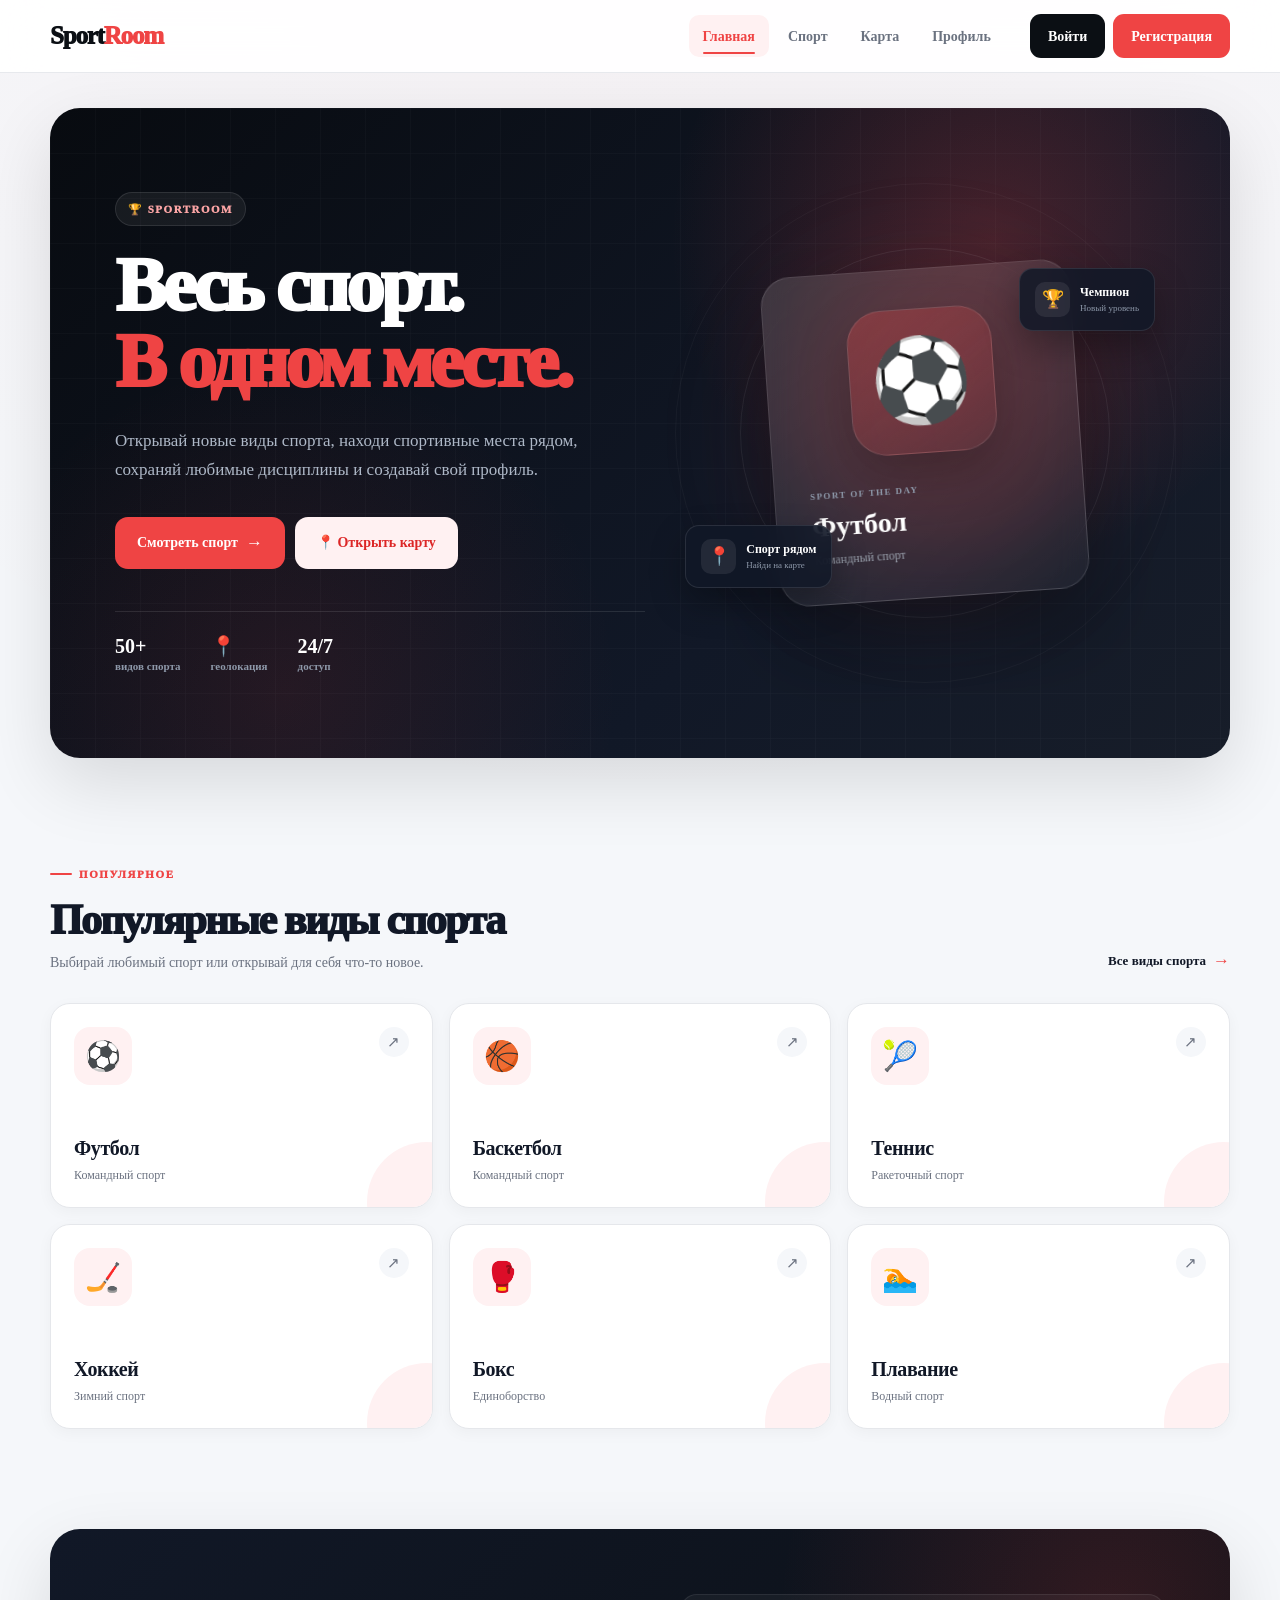
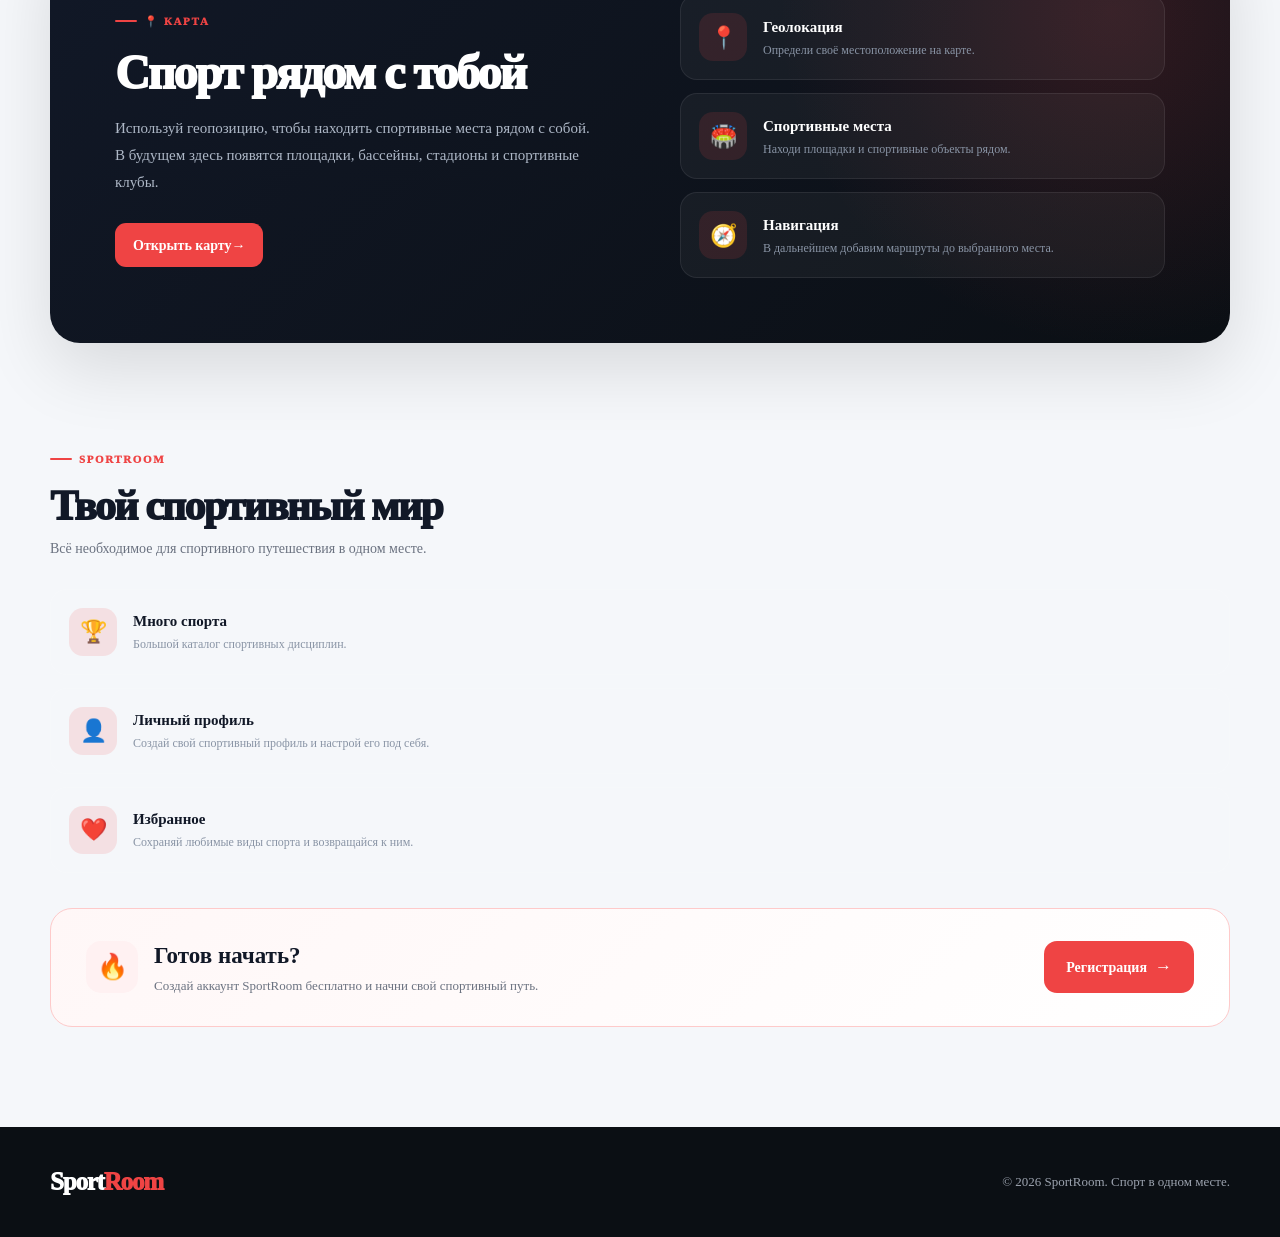
<file: index.html>
<!DOCTYPE html>
<html lang="ru">

<head>
  <meta charset="UTF-8">

  <meta
    name="viewport"
    content="width=device-width, initial-scale=1.0, viewport-fit=cover"
  >

  <meta
    name="description"
    content="SportRoom — твой спортивный мир. Спорт, карта, профиль и любимые дисциплины в одном месте."
  >

  <meta name="theme-color" content="#080b10">

  <title>SportRoom — Спорт в одном месте</title>

  <link rel="stylesheet" href="css/style.css">
</head>


<body>


<!-- =====================================================
     HEADER
===================================================== -->

<header class="header">

  <div class="header-inner">

    <a href="index.html" class="logo">
      Sport<span>Room</span>
    </a>


    <nav class="nav">

      <a
        href="index.html"
        class="active"
      >
        Главная
      </a>

      <a href="sports.html">
        Спорт
      </a>

      <a href="map.html">
        Карта
      </a>

      <a href="profile.html">
        Профиль
      </a>

    </nav>


    <div class="header-buttons">

      <a
        href="login.html"
        class="button button-dark"
      >
        Войти
      </a>

      <a
        href="register.html"
        class="button button-red"
      >
        Регистрация
      </a>

    </div>

  </div>

</header>



<!-- =====================================================
     MAIN
===================================================== -->

<main>


  <!-- ===================================================
       HERO
  =================================================== -->

  <section class="hero">


    <div class="hero-content">


      <div class="hero-badge">
        🏆 SPORTROOM
      </div>


      <h1>

        Весь спорт.

        <span>
          В одном месте.
        </span>

      </h1>


      <p class="hero-description">

        Открывай новые виды спорта,
        находи спортивные места рядом,
        сохраняй любимые дисциплины
        и создавай свой профиль.

      </p>


      <div class="hero-buttons">

        <a
          href="sports.html"
          class="button button-red button-large"
        >
          Смотреть спорт
          <span>→</span>
        </a>


        <a
          href="map.html"
          class="button button-light button-large"
        >
          📍 Открыть карту
        </a>

      </div>


      <div class="hero-stats">


        <div class="hero-stat">

          <strong>
            50+
          </strong>

          <span>
            видов спорта
          </span>

        </div>


        <div class="hero-stat">

          <strong>
            📍
          </strong>

          <span>
            геолокация
          </span>

        </div>


        <div class="hero-stat">

          <strong>
            24/7
          </strong>

          <span>
            доступ
          </span>

        </div>


      </div>


    </div>



    <!-- HERO VISUAL -->

    <div class="hero-visual">


      <div class="hero-glow"></div>


      <div class="hero-circle hero-circle-one"></div>

      <div class="hero-circle hero-circle-two"></div>


      <div class="hero-main-card">


        <div class="hero-main-icon">
          ⚽
        </div>


        <div class="hero-main-text">

          <span>
            SPORT OF THE DAY
          </span>

          <strong>
            Футбол
          </strong>

          <small>
            Командный спорт
          </small>

        </div>


      </div>



      <div class="floating-card card-one">

        <span>
          🏆
        </span>

        <div>

          <strong>
            Чемпион
          </strong>

          <small>
            Новый уровень
          </small>

        </div>

      </div>



      <div class="floating-card card-two">

        <span>
          📍
        </span>

        <div>

          <strong>
            Спорт рядом
          </strong>

          <small>
            Найди на карте
          </small>

        </div>

      </div>


    </div>


  </section>



  <!-- ===================================================
       POPULAR SPORTS
  =================================================== -->

  <section class="section sports-section">


    <div class="section-title">


      <div>

        <div class="section-label">
          ПОПУЛЯРНОЕ
        </div>


        <h2>
          Популярные виды спорта
        </h2>


        <p class="section-description">

          Выбирай любимый спорт
          или открывай для себя
          что-то новое.

        </p>

      </div>


      <a
        href="sports.html"
        class="view-all"
      >
        Все виды спорта
        <span>→</span>
      </a>


    </div>



    <div class="sport-grid">


      <a
        href="sport.html?sport=Футбол"
        class="sport-card"
      >

        <div class="sport-card-top">

          <div class="sport-card-icon">
            ⚽
          </div>

          <span class="sport-arrow">
            ↗
          </span>

        </div>


        <div class="sport-card-content">

          <h3>
            Футбол
          </h3>

          <p>
            Командный спорт
          </p>

        </div>

      </a>



      <a
        href="sport.html?sport=Баскетбол"
        class="sport-card"
      >

        <div class="sport-card-top">

          <div class="sport-card-icon">
            🏀
          </div>

          <span class="sport-arrow">
            ↗
          </span>

        </div>


        <div class="sport-card-content">

          <h3>
            Баскетбол
          </h3>

          <p>
            Командный спорт
          </p>

        </div>

      </a>



      <a
        href="sport.html?sport=Теннис"
        class="sport-card"
      >

        <div class="sport-card-top">

          <div class="sport-card-icon">
            🎾
          </div>

          <span class="sport-arrow">
            ↗
          </span>

        </div>


        <div class="sport-card-content">

          <h3>
            Теннис
          </h3>

          <p>
            Ракеточный спорт
          </p>

        </div>

      </a>



      <a
        href="sport.html?sport=Хоккей"
        class="sport-card"
      >

        <div class="sport-card-top">

          <div class="sport-card-icon">
            🏒
          </div>

          <span class="sport-arrow">
            ↗
          </span>

        </div>


        <div class="sport-card-content">

          <h3>
            Хоккей
          </h3>

          <p>
            Зимний спорт
          </p>

        </div>

      </a>



      <a
        href="sport.html?sport=Бокс"
        class="sport-card"
      >

        <div class="sport-card-top">

          <div class="sport-card-icon">
            🥊
          </div>

          <span class="sport-arrow">
            ↗
          </span>

        </div>


        <div class="sport-card-content">

          <h3>
            Бокс
          </h3>

          <p>
            Единоборство
          </p>

        </div>

      </a>



      <a
        href="sport.html?sport=Плавание"
        class="sport-card"
      >

        <div class="sport-card-top">

          <div class="sport-card-icon">
            🏊
          </div>

          <span class="sport-arrow">
            ↗
          </span>

        </div>


        <div class="sport-card-content">

          <h3>
            Плавание
          </h3>

          <p>
            Водный спорт
          </p>

        </div>

      </a>


    </div>

  </section>



  <!-- ===================================================
       MAP PREVIEW
  =================================================== -->

  <section class="about-section">


    <div class="about-content">


      <div class="about-text">


        <div class="section-label">
          📍 КАРТА
        </div>


        <h2>
          Спорт рядом с тобой
        </h2>


        <p>

          Используй геопозицию,
          чтобы находить спортивные
          места рядом с собой.

          В будущем здесь появятся
          площадки, бассейны,
          стадионы и спортивные клубы.

        </p>


        <a
          href="map.html"
          class="button button-red"
        >
          Открыть карту
          <span>→</span>
        </a>


      </div>



      <div class="about-features">


        <div class="feature">

          <div class="feature-icon">
            📍
          </div>

          <div>

            <h3>
              Геолокация
            </h3>

            <p>
              Определи своё местоположение
              на карте.
            </p>

          </div>

        </div>



        <div class="feature">

          <div class="feature-icon">
            🏟️
          </div>

          <div>

            <h3>
              Спортивные места
            </h3>

            <p>
              Находи площадки и спортивные
              объекты рядом.
            </p>

          </div>

        </div>



        <div class="feature">

          <div class="feature-icon">
            🧭
          </div>

          <div>

            <h3>
              Навигация
            </h3>

            <p>
              В дальнейшем добавим маршруты
              до выбранного места.
            </p>

          </div>

        </div>


      </div>


    </div>

  </section>



  <!-- ===================================================
       ABOUT SPORTROOM
  =================================================== -->

  <section class="section">


    <div class="section-title">


      <div>

        <div class="section-label">
          SPORTROOM
        </div>


        <h2>
          Твой спортивный мир
        </h2>


        <p class="section-description">

          Всё необходимое для
          спортивного путешествия
          в одном месте.

        </p>

      </div>


    </div>



    <div class="about-features">


      <div class="feature">

        <div class="feature-icon">
          🏆
        </div>

        <div>

          <h3>
            Много спорта
          </h3>

          <p>
            Большой каталог спортивных
            дисциплин.
          </p>

        </div>

      </div>



      <div class="feature">

        <div class="feature-icon">
          👤
        </div>

        <div>

          <h3>
            Личный профиль
          </h3>

          <p>
            Создай свой спортивный профиль
            и настрой его под себя.
          </p>

        </div>

      </div>



      <div class="feature">

        <div class="feature-icon">
          ❤️
        </div>

        <div>

          <h3>
            Избранное
          </h3>

          <p>
            Сохраняй любимые виды спорта
            и возвращайся к ним.
          </p>

        </div>

      </div>


    </div>


  </section>



  <!-- ===================================================
       CTA
  =================================================== -->

  <section class="cta">


    <div class="cta-content">


      <div class="cta-icon">
        🔥
      </div>


      <div>

        <h2>
          Готов начать?
        </h2>

        <p>

          Создай аккаунт SportRoom
          бесплатно и начни свой
          спортивный путь.

        </p>

      </div>


    </div>


    <a
      href="register.html"
      class="button button-red button-large"
    >
      Регистрация
      <span>→</span>
    </a>


  </section>


</main>



<!-- =====================================================
     FOOTER
===================================================== -->

<footer class="footer">

  <div class="footer-inner">

    <div class="logo">
      Sport<span>Room</span>
    </div>


    <p>
      © 2026 SportRoom.
      Спорт в одном месте.
    </p>

  </div>

</footer>



<!-- =====================================================
     MOBILE NAVIGATION
===================================================== -->

<nav class="mobile-nav">


  <a
    href="index.html"
    class="active"
  >

    <span>🏠</span>

    <small>
      Главная
    </small>

  </a>


  <a href="sports.html">

    <span>⚽</span>

    <small>
      Спорт
    </small>

  </a>


  <a href="map.html">

    <span>📍</span>

    <small>
      Карта
    </small>

  </a>


  <a href="profile.html">

    <span>👤</span>

    <small>
      Профиль
    </small>

  </a>


</nav>


</body>
</html>
</file>
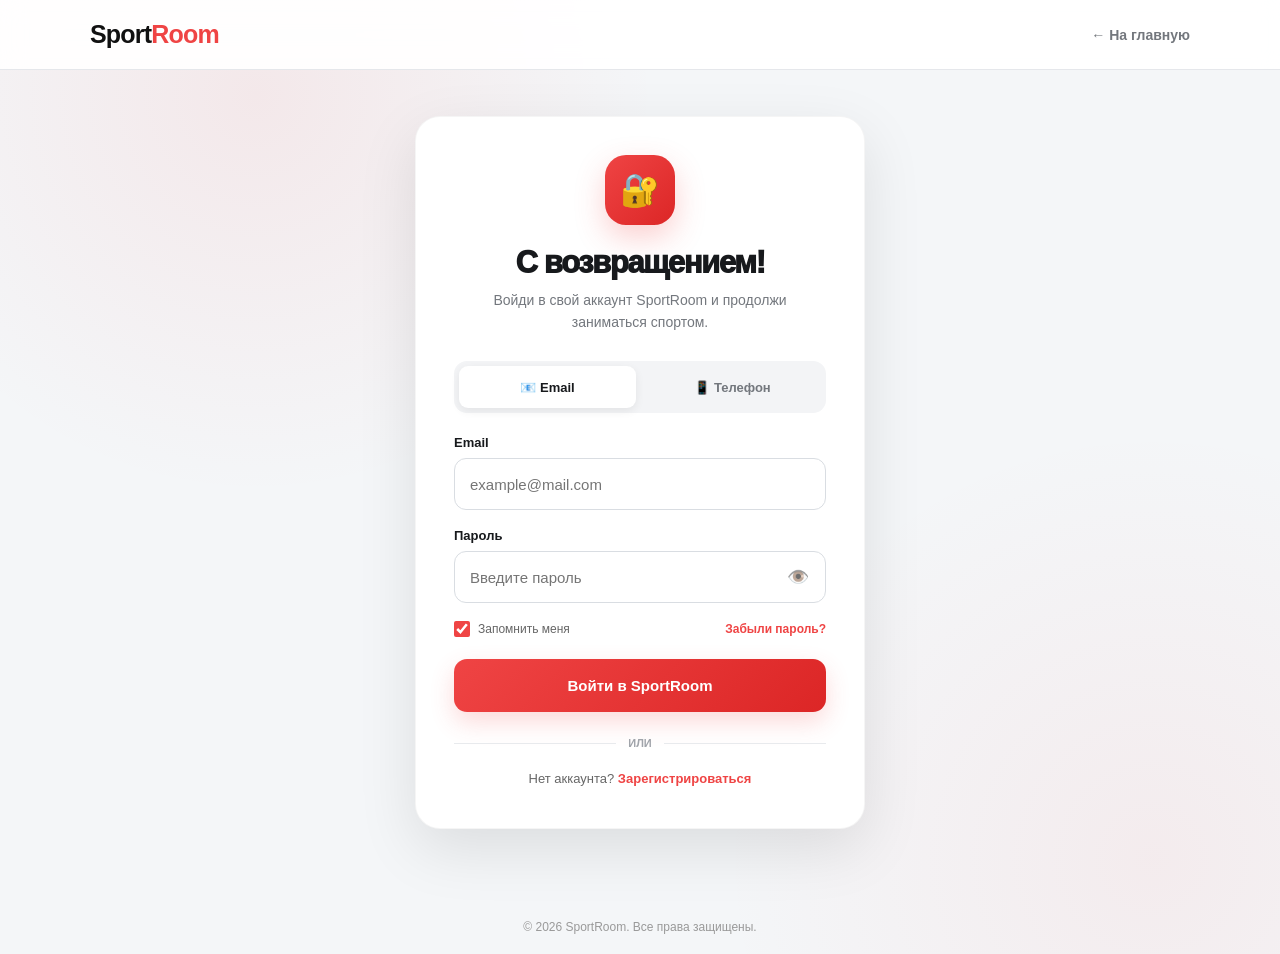
<file: login.html>
<!DOCTYPE html>
<html lang="ru">
<head>

  <meta charset="UTF-8">

  <meta
    name="viewport"
    content="width=device-width, initial-scale=1.0, viewport-fit=cover"
  >

  <meta
    name="theme-color"
    content="#0b0f14"
  >

  <title>Вход — SportRoom</title>

  <style>

    * {
      box-sizing: border-box;
      margin: 0;
      padding: 0;
    }

    :root {
      --red: #ef4444;
      --red-dark: #dc2626;
      --red-light: #fff1f2;

      --dark: #0b0f14;
      --text: #17191c;
      --muted: #73777d;

      --border: #e5e7eb;

      --bg: #f4f6f8;

      --shadow:
        0 20px 60px rgba(0, 0, 0, .10);
    }


    body {
      min-height: 100vh;

      font-family:
        -apple-system,
        BlinkMacSystemFont,
        "Segoe UI",
        Arial,
        sans-serif;

      background:
        radial-gradient(
          circle at 20% 10%,
          rgba(239, 68, 68, .08),
          transparent 30%
        ),
        radial-gradient(
          circle at 90% 90%,
          rgba(239, 68, 68, .06),
          transparent 30%
        ),
        var(--bg);

      color: var(--text);
    }


    /* =====================================================
       HEADER
       ===================================================== */

    header {
      height: 70px;

      background: rgba(255,255,255,.92);

      border-bottom: 1px solid var(--border);

      backdrop-filter: blur(12px);
      -webkit-backdrop-filter: blur(12px);
    }


    .header-inner {
      width: min(
        1100px,
        calc(100% - 36px)
      );

      height: 100%;

      margin: auto;

      display: flex;

      align-items: center;

      justify-content: space-between;
    }


    .logo {
      text-decoration: none;

      color: #111;

      font-size: 25px;

      font-weight: 900;

      letter-spacing: -.8px;
    }


    .logo span {
      color: var(--red);
    }


    .back-home {
      text-decoration: none;

      color: var(--muted);

      font-size: 14px;

      font-weight: 700;

      transition: .2s ease;
    }


    .back-home:hover {
      color: var(--red);

      transform: translateX(-2px);
    }


    /* =====================================================
       PAGE
       ===================================================== */

    .login-page {
      min-height:
        calc(100vh - 70px);

      display: flex;

      align-items: center;

      justify-content: center;

      padding:
        45px 18px 70px;
    }


    .login-container {
      width: 100%;

      max-width: 450px;
    }


    /* =====================================================
       CARD
       ===================================================== */

    .login-card {
      background: white;

      border: 1px solid rgba(0,0,0,.04);

      border-radius: 25px;

      padding: 38px;

      box-shadow: var(--shadow);
    }


    .login-icon {
      width: 70px;

      height: 70px;

      display: flex;

      align-items: center;

      justify-content: center;

      margin: 0 auto 20px;

      border-radius: 21px;

      background:
        linear-gradient(
          135deg,
          #ef4444,
          #dc2626
        );

      color: white;

      font-size: 32px;

      box-shadow:
        0 12px 30px rgba(239,68,68,.25);
    }


    .login-card h1 {
      text-align: center;

      font-size: 31px;

      font-weight: 950;

      letter-spacing: -1.4px;

      margin-bottom: 8px;
    }


    .login-subtitle {
      text-align: center;

      color: var(--muted);

      font-size: 14px;

      line-height: 1.6;

      margin-bottom: 28px;
    }


    /* =====================================================
       LOGIN TYPE
       ===================================================== */

    .login-type {
      display: grid;

      grid-template-columns: 1fr 1fr;

      gap: 8px;

      padding: 5px;

      margin-bottom: 22px;

      background: #f3f4f6;

      border-radius: 13px;
    }


    .login-type button {
      min-height: 42px;

      border: 0;

      border-radius: 9px;

      background: transparent;

      color: #73777d;

      font-family: inherit;

      font-size: 13px;

      font-weight: 800;

      cursor: pointer;

      transition: .2s ease;
    }


    .login-type button.active {
      background: white;

      color: var(--text);

      box-shadow:
        0 3px 10px rgba(0,0,0,.07);
    }


    /* =====================================================
       FORM
       ===================================================== */

    .form-group {
      margin-bottom: 18px;
    }


    .form-group label {
      display: block;

      margin-bottom: 8px;

      font-size: 13px;

      font-weight: 800;
    }


    .input-wrapper {
      position: relative;
    }


    .form-input {
      width: 100%;

      min-height: 52px;

      padding:
        0 15px;

      border:
        1px solid #d9dde2;

      border-radius: 12px;

      outline: none;

      background: white;

      color: var(--text);

      font-family: inherit;

      font-size: 15px;

      transition: .2s ease;
    }


    .form-input:focus {
      border-color: var(--red);

      box-shadow:
        0 0 0 4px
        rgba(239,68,68,.09);
    }


    .password-input {
      padding-right: 55px;
    }


    .password-toggle {
      position: absolute;

      top: 50%;

      right: 8px;

      transform: translateY(-50%);

      width: 40px;

      height: 40px;

      border: 0;

      border-radius: 9px;

      background: transparent;

      cursor: pointer;

      font-size: 18px;

      opacity: .65;
    }


    .password-toggle:hover {
      background: #f3f4f6;

      opacity: 1;
    }


    /* =====================================================
       PHONE
       ===================================================== */

    .phone-wrapper {
      display: flex;

      gap: 8px;
    }


    .country-code {
      width: 115px;

      min-height: 52px;

      padding: 0 10px;

      border:
        1px solid #d9dde2;

      border-radius: 12px;

      background: white;

      outline: none;

      font-family: inherit;

      font-size: 14px;

      cursor: pointer;
    }


    .phone-number {
      flex: 1;
    }


    /* =====================================================
       OPTIONS
       ===================================================== */

    .form-options {
      display: flex;

      align-items: center;

      justify-content: space-between;

      gap: 10px;

      margin:
        2px 0 22px;
    }


    .remember {
      display: flex;

      align-items: center;

      gap: 8px;

      color: #666;

      font-size: 12px;

      cursor: pointer;
    }


    .remember input {
      width: 16px;

      height: 16px;

      accent-color: var(--red);

      cursor: pointer;
    }


    .forgot {
      border: 0;

      background: transparent;

      color: var(--red);

      font-family: inherit;

      font-size: 12px;

      font-weight: 800;

      cursor: pointer;
    }


    /* =====================================================
       BUTTON
       ===================================================== */

    .login-button {
      width: 100%;

      min-height: 53px;

      border: 0;

      border-radius: 13px;

      background:
        linear-gradient(
          135deg,
          var(--red),
          var(--red-dark)
        );

      color: white;

      font-family: inherit;

      font-size: 15px;

      font-weight: 900;

      cursor: pointer;

      box-shadow:
        0 10px 25px
        rgba(239,68,68,.20);

      transition:
        transform .2s ease,
        box-shadow .2s ease;
    }


    .login-button:hover {
      transform: translateY(-2px);

      box-shadow:
        0 14px 30px
        rgba(239,68,68,.28);
    }


    .login-button:active {
      transform: translateY(0);
    }


    .login-button.loading {
      pointer-events: none;

      opacity: .7;
    }


    /* =====================================================
       MESSAGE
       ===================================================== */

    .message {
      display: none;

      margin-top: 15px;

      padding: 13px 14px;

      border-radius: 11px;

      font-size: 13px;

      line-height: 1.5;

      text-align: center;
    }


    .message.error {
      display: block;

      background: #fff1f2;

      border: 1px solid #fecdd3;

      color: #be123c;
    }


    .message.success {
      display: block;

      background: #ecfdf5;

      border: 1px solid #bbf7d0;

      color: #15803d;
    }


    /* =====================================================
       DIVIDER
       ===================================================== */

    .divider {
      display: flex;

      align-items: center;

      gap: 12px;

      margin:
        25px 0 20px;

      color: #a0a4aa;

      font-size: 11px;

      font-weight: 700;
    }


    .divider::before,
    .divider::after {
      content: "";

      flex: 1;

      height: 1px;

      background: #e8eaed;
    }


    /* =====================================================
       REGISTER
       ===================================================== */

    .register-link {
      display: block;

      text-align: center;

      color: #666;

      font-size: 13px;

      line-height: 1.6;
    }


    .register-link a {
      color: var(--red);

      text-decoration: none;

      font-weight: 900;
    }


    .register-link a:hover {
      text-decoration: underline;
    }


    /* =====================================================
       FOOTER
       ===================================================== */

    footer {
      padding:
        20px;

      text-align: center;

      color: #999;

      font-size: 12px;
    }


    /* =====================================================
       MOBILE
       ===================================================== */

    @media (max-width: 600px) {

      header {
        height: 60px;
      }


      .header-inner {
        width:
          calc(100% - 24px);
      }


      .logo {
        font-size: 22px;
      }


      .back-home {
        font-size: 12px;
      }


      .login-page {
        min-height:
          calc(100vh - 60px);

        align-items:
          flex-start;

        padding:
          25px 10px 50px;
      }


      .login-card {
        padding:
          27px 20px;

        border-radius: 21px;
      }


      .login-icon {
        width: 62px;

        height: 62px;

        border-radius: 18px;

        font-size: 28px;
      }


      .login-card h1 {
        font-size: 27px;
      }


      .login-subtitle {
        font-size: 13px;

        margin-bottom: 23px;
      }


      .country-code {
        width: 105px;
      }

    }


    @media (max-width: 360px) {

      .phone-wrapper {
        flex-direction: column;
      }


      .country-code {
        width: 100%;
      }

    }

  </style>

</head>


<body>


<!-- =====================================================
     HEADER
     ===================================================== -->

<header>

  <div class="header-inner">

    <a
      href="index.html"
      class="logo"
    >
      Sport<span>Room</span>
    </a>


    <a
      href="index.html"
      class="back-home"
    >
      ← На главную
    </a>

  </div>

</header>



<!-- =====================================================
     LOGIN
     ===================================================== -->

<main class="login-page">

  <div class="login-container">

    <div class="login-card">

      <div class="login-icon">
        🔐
      </div>


      <h1>
        С возвращением!
      </h1>


      <p class="login-subtitle">
        Войди в свой аккаунт SportRoom
        и продолжи заниматься спортом.
      </p>


      <!-- LOGIN TYPE -->

      <div class="login-type">

        <button
          id="emailTab"
          class="active"
          type="button"
          onclick="switchLoginType('email')"
        >
          📧 Email
        </button>


        <button
          id="phoneTab"
          type="button"
          onclick="switchLoginType('phone')"
        >
          📱 Телефон
        </button>

      </div>



      <!-- EMAIL -->

      <div
        id="emailField"
        class="form-group"
      >

        <label for="email">
          Email
        </label>

        <input
          id="email"
          class="form-input"
          type="email"
          autocomplete="email"
          placeholder="example@mail.com"
        >

      </div>



      <!-- PHONE -->

      <div
        id="phoneField"
        class="form-group"
        style="display:none;"
      >

        <label for="phone">
          Номер телефона
        </label>


        <div class="phone-wrapper">

          <select
            id="countryCode"
            class="country-code"
          >

            <option value="+1">
              🇺🇸 +1
            </option>

            <option value="+7">
              🇷🇺 +7
            </option>

            <option value="+20">
              🇪🇬 +20
            </option>

            <option value="+27">
              🇿🇦 +27
            </option>

            <option value="+30">
              🇬🇷 +30
            </option>

            <option value="+31">
              🇳🇱 +31
            </option>

            <option value="+32">
              🇧🇪 +32
            </option>

            <option value="+33">
              🇫🇷 +33
            </option>

            <option value="+34">
              🇪🇸 +34
            </option>

            <option value="+36">
              🇭🇺 +36
            </option>

            <option value="+39">
              🇮🇹 +39
            </option>

            <option value="+40">
              🇷🇴 +40
            </option>

            <option value="+41">
              🇨🇭 +41
            </option>

            <option value="+43">
              🇦🇹 +43
            </option>

            <option value="+44">
              🇬🇧 +44
            </option>

            <option value="+45">
              🇩🇰 +45
            </option>

            <option value="+46">
              🇸🇪 +46
            </option>

            <option value="+47">
              🇳🇴 +47
            </option>

            <option value="+48">
              🇵🇱 +48
            </option>

            <option value="+49">
              🇩🇪 +49
            </option>

            <option value="+51">
              🇵🇪 +51
            </option>

            <option value="+52">
              🇲🇽 +52
            </option>

            <option value="+53">
              🇨🇺 +53
            </option>

            <option value="+54">
              🇦🇷 +54
            </option>

            <option value="+55">
              🇧🇷 +55
            </option>

            <option value="+56">
              🇨🇱 +56
            </option>

            <option value="+57">
              🇨🇴 +57
            </option>

            <option value="+58">
              🇻🇪 +58
            </option>

            <option value="+60">
              🇲🇾 +60
            </option>

            <option value="+61">
              🇦🇺 +61
            </option>

            <option value="+62">
              🇮🇩 +62
            </option>

            <option value="+63">
              🇵🇭 +63
            </option>

            <option value="+64">
              🇳🇿 +64
            </option>

            <option value="+65">
              🇸🇬 +65
            </option>

            <option value="+66">
              🇹🇭 +66
            </option>

            <option value="+81">
              🇯🇵 +81
            </option>

            <option value="+82">
              🇰🇷 +82
            </option>

            <option value="+84">
              🇻🇳 +84
            </option>

            <option value="+86">
              🇨🇳 +86
            </option>

            <option value="+90">
              🇹🇷 +90
            </option>

            <option value="+91">
              🇮🇳 +91
            </option>

            <option value="+92">
              🇵🇰 +92
            </option>

            <option value="+93">
              🇦🇫 +93
            </option>

            <option value="+94">
              🇱🇰 +94
            </option>

            <option value="+95">
              🇲🇲 +95
            </option>

            <option value="+98">
              🇮🇷 +98
            </option>

            <option value="+212">
              🇲🇦 +212
            </option>

            <option value="+213">
              🇩🇿 +213
            </option>

            <option value="+216">
              🇹🇳 +216
            </option>

            <option value="+218">
              🇱🇾 +218
            </option>

            <option value="+220">
              🇬🇲 +220
            </option>

            <option value="+221">
              🇸🇳 +221
            </option>

            <option value="+234">
              🇳🇬 +234
            </option>

            <option value="+254">
              🇰🇪 +254
            </option>

            <option value="+255">
              🇹🇿 +255
            </option>

            <option value="+256">
              🇺🇬 +256
            </option>

            <option value="+260">
              🇿🇲 +260
            </option>

            <option value="+263">
              🇿🇼 +263
            </option>

            <option value="+351">
              🇵🇹 +351
            </option>

            <option value="+352">
              🇱🇺 +352
            </option>

            <option value="+353">
              🇮🇪 +353
            </option>

            <option value="+354">
              🇮🇸 +354
            </option>

            <option value="+358">
              🇫🇮 +358
            </option>

            <option value="+370">
              🇱🇹 +370
            </option>

            <option value="+371">
              🇱🇻 +371
            </option>

            <option value="+372">
              🇪🇪 +372
            </option>

            <option value="+380">
              🇺🇦 +380
            </option>

            <option value="+381">
              🇷🇸 +381
            </option>

            <option value="+385">
              🇭🇷 +385
            </option>

            <option value="+386">
              🇸🇮 +386
            </option>

            <option value="+420">
              🇨🇿 +420
            </option>

            <option value="+421">
              🇸🇰 +421
            </option>

            <option value="+423">
              🇱🇮 +423
            </option>

            <option value="+852">
              🇭🇰 +852
            </option>

            <option value="+853">
              🇲🇴 +853
            </option>

            <option value="+886">
              🇹🇼 +886
            </option>

            <option value="+971">
              🇦🇪 +971
            </option>

            <option value="+972">
              🇮🇱 +972
            </option>

            <option value="+974">
              🇶🇦 +974
            </option>

            <option value="+975">
              🇧🇹 +975
            </option>

            <option value="+976">
              🇲🇳 +976
            </option>

            <option value="+977">
              🇳🇵 +977
            </option>

            <option value="+992">
              🇹🇯 +992
            </option>

            <option value="+993">
              🇹🇲 +993
            </option>

            <option value="+994">
              🇦🇿 +994
            </option>

            <option value="+995">
              🇬🇪 +995
            </option>

            <option value="+996">
              🇰🇬 +996
            </option>

            <option value="+998">
              🇺🇿 +998
            </option>

          </select>


          <input
            id="phone"
            class="form-input phone-number"
            type="tel"
            autocomplete="tel"
            inputmode="tel"
            placeholder="Введите номер"
          >

        </div>

      </div>



      <!-- PASSWORD -->

      <div class="form-group">

        <label for="password">
          Пароль
        </label>


        <div class="input-wrapper">

          <input
            id="password"
            class="form-input password-input"
            type="password"
            autocomplete="current-password"
            placeholder="Введите пароль"
          >


          <button
            class="password-toggle"
            id="passwordToggle"
            type="button"
            onclick="togglePassword()"
            aria-label="Показать пароль"
          >
            👁️
          </button>

        </div>

      </div>



      <!-- OPTIONS -->

      <div class="form-options">

        <label class="remember">

          <input
            id="remember"
            type="checkbox"
            checked
          >

          <span>
            Запомнить меня
          </span>

        </label>


        <button
          type="button"
          class="forgot"
          onclick="forgotPassword()"
        >
          Забыли пароль?
        </button>

      </div>



      <!-- LOGIN -->

      <button
        id="loginButton"
        class="login-button"
        type="button"
        onclick="login()"
      >
        Войти в SportRoom
      </button>


      <div
        id="message"
        class="message"
      ></div>



      <div class="divider">
        ИЛИ
      </div>


      <div class="register-link">

        Нет аккаунта?

        <a href="register.html">
          Зарегистрироваться
        </a>

      </div>

    </div>

  </div>

</main>



<footer>

  © 2026 SportRoom. Все права защищены.

</footer>



<script>

/* =====================================================
   LOGIN TYPE
   ===================================================== */

let loginType = "email";


function switchLoginType(type) {

  loginType = type;

  const emailTab =
    document.getElementById("emailTab");

  const phoneTab =
    document.getElementById("phoneTab");

  const emailField =
    document.getElementById("emailField");

  const phoneField =
    document.getElementById("phoneField");


  if (type === "email") {

    emailTab.classList.add("active");

    phoneTab.classList.remove("active");

    emailField.style.display = "block";

    phoneField.style.display = "none";

    document
      .getElementById("email")
      .focus();

  } else {

    emailTab.classList.remove("active");

    phoneTab.classList.add("active");

    emailField.style.display = "none";

    phoneField.style.display = "block";

    document
      .getElementById("phone")
      .focus();

  }


  clearMessage();

}



/* =====================================================
   PASSWORD
   ===================================================== */

function togglePassword() {

  const password =
    document.getElementById("password");

  const toggle =
    document.getElementById("passwordToggle");


  if (password.type === "password") {

    password.type = "text";

    toggle.textContent = "🙈";

  } else {

    password.type = "password";

    toggle.textContent = "👁️";

  }

}



/* =====================================================
   MESSAGE
   ===================================================== */

function showMessage(
  text,
  type = "error"
) {

  const message =
    document.getElementById("message");


  message.textContent = text;

  message.className =
    "message " + type;

}


function clearMessage() {

  const message =
    document.getElementById("message");

  message.textContent = "";

  message.className = "message";

}



/* =====================================================
   NORMALIZE PHONE
   ===================================================== */

function normalizePhone(
  countryCode,
  phone
) {

  let number =
    String(phone || "")
      .replace(/\D/g, "");


  /*
    Если пользователь написал
    номер с 0 в начале —
    убираем этот 0.
  */

  while (
    number.startsWith("0")
  ) {

    number =
      number.substring(1);

  }


  return countryCode + number;

}



/* =====================================================
   FIND USER
   ===================================================== */

function getRegisteredUsers() {

  try {

    const users =
      JSON.parse(
        localStorage.getItem(
          "sportroom_users"
        ) || "[]"
      );


    if (Array.isArray(users)) {

      return users;

    }

  } catch (error) {

    console.error(
      "Ошибка чтения пользователей:",
      error
    );

  }


  return [];

}



/* =====================================================
   SAVE CURRENT USER
   ===================================================== */

function saveCurrentUser(user) {

  /*
    Создаём профиль SportRoom
  */

  const profile = {

    name:
      user.name ||
      "Пользователь",

    surname:
      user.surname ||
      "",

    email:
      user.email ||
      "",

    phone:
      user.phone ||
      "",

    city:
      user.city ||
      "",

    sport:
      user.sport ||
      "Футбол",

    about:
      user.about ||
      "Расскажите немного о себе.",

    points:
      user.points || 0,

    level:
      user.level || 1,

    avatar:
      user.avatar ||
      ""

  };


  localStorage.setItem(
    "sportroom_profile",
    JSON.stringify(profile)
  );


  localStorage.setItem(
    "sportroom_logged_in",
    "true"
  );


  /*
    Отдельные значения
    для совместимости
    с другими страницами.
  */

  localStorage.setItem(
    "name",
    profile.name
  );

  localStorage.setItem(
    "surname",
    profile.surname
  );

  localStorage.setItem(
    "email",
    profile.email
  );

  localStorage.setItem(
    "city",
    profile.city
  );

  if (profile.phone) {

    localStorage.setItem(
      "phone",
      profile.phone
    );

  }

}



/* =====================================================
   LOGIN
   ===================================================== */

function login() {

  clearMessage();


  const password =
    document
      .getElementById("password")
      .value;


  if (!password) {

    showMessage(
      "Введите пароль."
    );

    return;

  }


  let identifier = "";


  /*
    EMAIL
  */

  if (loginType === "email") {

    identifier =
      document
        .getElementById("email")
        .value
        .trim()
        .toLowerCase();


    if (!identifier) {

      showMessage(
        "Введите email."
      );

      document
        .getElementById("email")
        .focus();

      return;

    }


    if (
      !/^[^\s@]+@[^\s@]+\.[^\s@]+$/
        .test(identifier)
    ) {

      showMessage(
        "Введите корректный email."
      );

      return;

    }

  }


  /*
    PHONE
  */

  else {

    const countryCode =
      document
        .getElementById("countryCode")
        .value;


    const phone =
      document
        .getElementById("phone")
        .value;


    const digits =
      phone.replace(/\D/g, "");


    if (!digits) {

      showMessage(
        "Введите номер телефона."
      );

      document
        .getElementById("phone")
        .focus();

      return;

    }


    if (digits.length < 5) {

      showMessage(
        "Введите корректный номер телефона."
      );

      return;

    }


    identifier =
      normalizePhone(
        countryCode,
        phone
      );

  }



  const users =
    getRegisteredUsers();


  /*
    Ищем пользователя
  */

  let user = null;


  if (loginType === "email") {

    user =
      users.find(
        item =>
          String(item.email || "")
            .toLowerCase() === identifier
      );

  } else {

    user =
      users.find(
        item =>
          normalizeStoredPhone(
            item.phone
          ) === identifier
      );

  }



  /*
    Если пользователей
    в массиве нет,
    проверяем старые данные.
  */

  if (!user) {

    user =
      checkLegacyAccount(
        identifier,
        password
      );

  }



  /*
    Пользователь не найден
  */

  if (!user) {

    showMessage(
      "Аккаунт не найден. Проверьте данные или зарегистрируйтесь."
    );

    return;

  }



  /*
    Проверяем пароль
  */

  if (
    String(user.password || "") !==
    String(password)
  ) {

    showMessage(
      "Неверный пароль."
    );

    return;

  }



  /*
    Запоминаем пользователя
  */

  saveCurrentUser(user);


  /*
    Запоминаем email/телефон,
    если включена галочка.
  */

  const remember =
    document
      .getElementById("remember")
      .checked;


  if (remember) {

    localStorage.setItem(
      "sportroom_last_login",
      identifier
    );

    localStorage.setItem(
      "sportroom_login_type",
      loginType
    );

  } else {

    localStorage.removeItem(
      "sportroom_last_login"
    );

    localStorage.removeItem(
      "sportroom_login_type"
    );

  }



  /*
    Успешный вход
  */

  const button =
    document.getElementById(
      "loginButton"
    );


  button.classList.add(
    "loading"
  );


  button.textContent =
    "Выполняется вход...";


  showMessage(
    "Вход выполнен! Перенаправляем в профиль...",
    "success"
  );


  setTimeout(
    function() {

      window.location.href =
        "profile.html";

    },
    700
  );

}



/* =====================================================
   NORMALIZE STORED PHONE
   ===================================================== */

function normalizeStoredPhone(
  phone
) {

  if (!phone) {

    return "";

  }


  let value =
    String(phone)
      .trim()
      .replace(/[^\d+]/g, "");


  /*
    Если номер хранится
    без + — добавляем
    его только если он
    начинается с кода.
  */

  if (
    value &&
    !value.startsWith("+")
  ) {

    value = "+" + value;

  }


  return value;

}



/* =====================================================
   LEGACY ACCOUNT
   ===================================================== */

function checkLegacyAccount(
  identifier,
  password
) {

  /*
    Поддержка старой версии
    проекта, где данные
    могли храниться отдельно.
  */

  const oldEmail =
    (
      localStorage.getItem("email") ||
      ""
    )
      .trim()
      .toLowerCase();


  const oldPhone =
    normalizeStoredPhone(
      localStorage.getItem("phone")
    );


  /*
    Если email совпал
  */

  if (
    loginType === "email" &&
    oldEmail === identifier
  ) {

    const savedPassword =
      localStorage.getItem(
        "password"
      );


    if (
      savedPassword &&
      savedPassword === password
    ) {

      return {

        name:
          localStorage.getItem(
            "name"
          ) || "Пользователь",

        surname:
          localStorage.getItem(
            "surname"
          ) || "",

        email:
          oldEmail,

        phone:
          oldPhone,

        city:
          localStorage.getItem(
            "city"
          ) || "",

        password:
          savedPassword,

        sport:
          "Футбол",

        points: 0,

        level: 1

      };

    }

  }



  /*
    Если телефон совпал
  */

  if (
    loginType === "phone" &&
    oldPhone === identifier
  ) {

    const savedPassword =
      localStorage.getItem(
        "password"
      );


    if (
      savedPassword &&
      savedPassword === password
    ) {

      return {

        name:
          localStorage.getItem(
            "name"
          ) || "Пользователь",

        surname:
          localStorage.getItem(
            "surname"
          ) || "",

        email:
          oldEmail,

        phone:
          oldPhone,

        city:
          localStorage.getItem(
            "city"
          ) || "",

        password:
          savedPassword,

        sport:
          "Футбол",

        points: 0,

        level: 1

      };

    }

  }


  return null;

}



/* =====================================================
   FORGOT PASSWORD
   ===================================================== */

function forgotPassword() {

  if (loginType === "email") {

    const email =
      document
        .getElementById("email")
        .value
        .trim();


    if (!email) {

      showMessage(
        "Сначала введи свой email."
      );

      document
        .getElementById("email")
        .focus();

      return;

    }


    showMessage(
      "Для восстановления пароля в реальной версии понадобится отправка письма на " +
      email +
      ".",
      "success"
    );

  } else {

    const phone =
      document
        .getElementById("phone")
        .value
        .trim();


    if (!phone) {

      showMessage(
        "Сначала введи номер телефона."
      );

      document
        .getElementById("phone")
        .focus();

      return;

    }


    showMessage(
      "Для восстановления пароля по SMS понадобится подключить SMS-сервис.",
      "success"
    );

  }

}



/* =====================================================
   ENTER KEY
   ===================================================== */

document.addEventListener(
  "keydown",
  function(event) {

    if (
      event.key === "Enter"
    ) {

      login();

    }

  }
);



/* =====================================================
   LOAD SAVED LOGIN
   ===================================================== */

window.addEventListener(
  "DOMContentLoaded",
  function() {

    const savedLogin =
      localStorage.getItem(
        "sportroom_last_login"
      );


    const savedType =
      localStorage.getItem(
        "sportroom_login_type"
      );


    if (
      savedLogin &&
      savedType
    ) {

      if (
        savedType === "email"
      ) {

        switchLoginType(
          "email"
        );


        document
          .getElementById("email")
          .value =
          savedLogin;

      } else {

        switchLoginType(
          "phone"
        );


        /*
          Пытаемся определить
          код страны.
        */

        const codes = [
          "+998",
          "+996",
          "+995",
          "+994",
          "+993",
          "+992",
          "+977",
          "+976",
          "+975",
          "+974",
          "+972",
          "+971",
          "+886",
          "+852",
          "+853",
          "+420",
          "+421",
          "+380",
          "+381",
          "+385",
          "+386",
          "+370",
          "+371",
          "+372",
          "+358",
          "+354",
          "+353",
          "+352",
          "+351",
          "+234",
          "+218",
          "+216",
          "+213",
          "+212",
          "+91",
          "+90",
          "+86",
          "+84",
          "+82",
          "+81",
          "+66",
          "+65",
          "+64",
          "+63",
          "+62",
          "+61",
          "+60",
          "+58",
          "+57",
          "+56",
          "+55",
          "+54",
          "+53",
          "+52",
          "+51",
          "+49",
          "+48",
          "+47",
          "+46",
          "+45",
          "+44",
          "+43",
          "+41",
          "+40",
          "+39",
          "+36",
          "+34",
          "+33",
          "+32",
          "+31",
          "+30",
          "+27",
          "+20",
          "+7",
          "+1"
        ];


        const found =
          codes.find(
            code =>
              savedLogin.startsWith(
                code
              )
          );


        if (found) {

          document
            .getElementById(
              "countryCode"
            )
            .value = found;


          document
            .getElementById(
              "phone"
            )
            .value =
            savedLogin.substring(
              found.length
            );

        }

      }

    }

  }

);

</script>


</body>
</html>
</file>
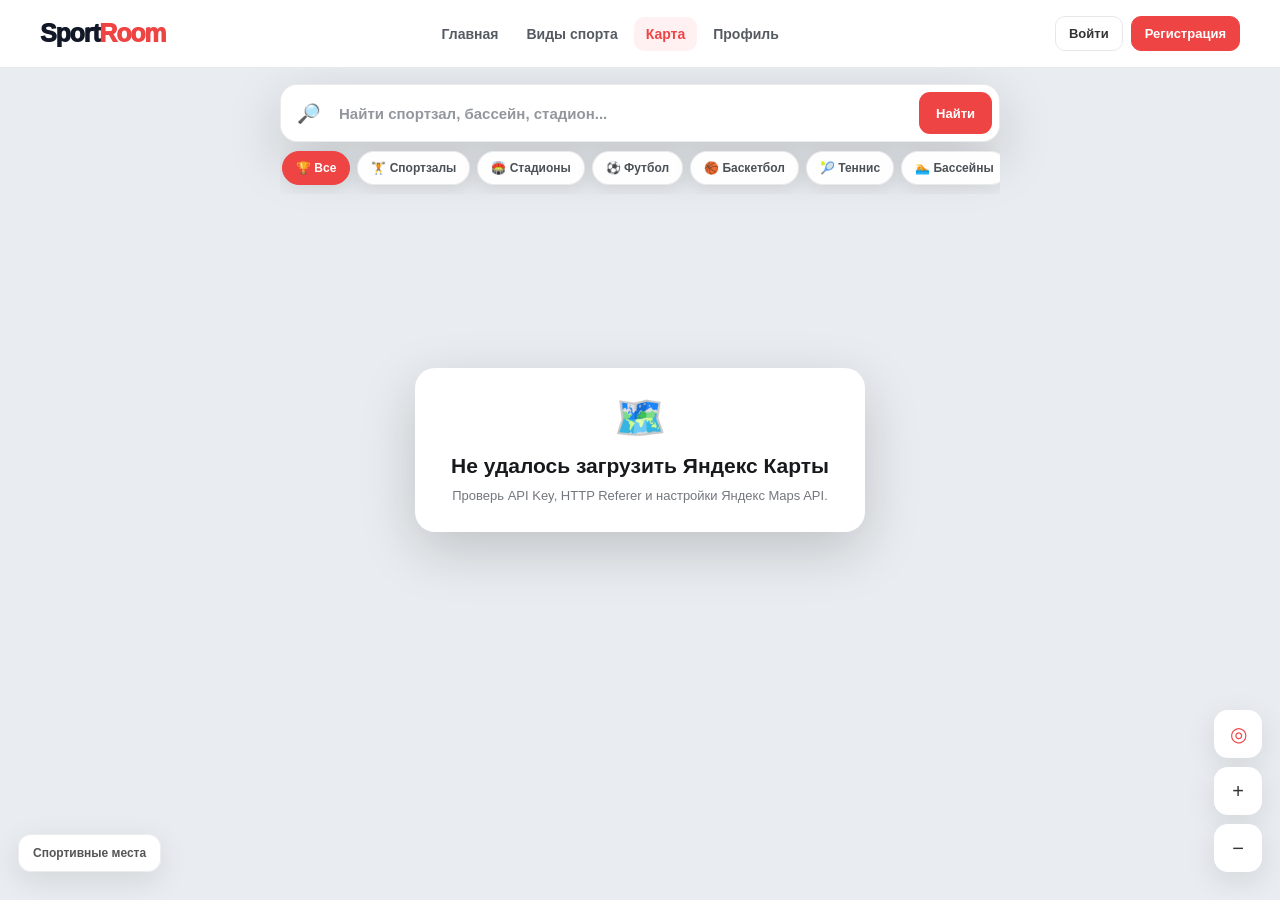
<file: map.html>
<!DOCTYPE html>
<html lang="ru">
<head>
  <meta charset="UTF-8">

  <meta
    name="viewport"
    content="width=device-width, initial-scale=1.0, viewport-fit=cover"
  >

  <meta name="theme-color" content="#ffffff">

  <meta
    name="description"
    content="SportRoom — спортивные места рядом с вами"
  >

  <title>Карта — SportRoom</title>

  <!-- =====================================================
       YANDEX MAPS API 3.0
       ===================================================== -->

  <script
    src="https://api-maps.yandex.ru/v3/?apikey=ВСТАВЬ_ЯНДЕКС_API_KEY&lang=ru_RU"
  ></script>


  <style>

    :root {
      --red: #ef4444;
      --red-dark: #dc2626;
      --red-light: #fff1f2;

      --text: #17191c;
      --muted: #73777d;
      --border: #e5e7eb;

      --white: #ffffff;
      --bg: #f5f6f8;

      --shadow:
        0 8px 30px rgba(0, 0, 0, .10);

      --shadow-lg:
        0 18px 55px rgba(0, 0, 0, .18);

      --radius: 18px;
    }


    * {
      box-sizing: border-box;
      margin: 0;
      padding: 0;
    }


    html,
    body {
      width: 100%;
      height: 100%;
      overflow: hidden;
    }


    body {
      font-family:
        -apple-system,
        BlinkMacSystemFont,
        "Segoe UI",
        Roboto,
        Arial,
        sans-serif;

      background: var(--bg);
      color: var(--text);
    }


    button,
    input {
      font: inherit;
    }


    button {
      cursor: pointer;
    }


    /* =====================================================
       HEADER
       ===================================================== */

    .header {
      position: fixed;

      top: 0;
      left: 0;
      right: 0;

      height: 68px;

      z-index: 1000;

      background:
        rgba(255, 255, 255, .94);

      border-bottom:
        1px solid rgba(229, 231, 235, .9);

      backdrop-filter:
        blur(16px);

      -webkit-backdrop-filter:
        blur(16px);
    }


    .header-inner {
      width:
        min(1200px, calc(100% - 30px));

      height: 100%;

      margin: auto;

      display: flex;

      align-items: center;

      justify-content: space-between;

      gap: 20px;
    }


    .logo {
      color: #111827;

      text-decoration: none;

      font-size: 25px;

      font-weight: 950;

      letter-spacing: -1.2px;

      white-space: nowrap;
    }


    .logo span {
      color: var(--red);
    }


    .nav {
      display: flex;

      align-items: center;

      gap: 4px;
    }


    .nav a {
      color: #555b63;

      text-decoration: none;

      padding: 9px 12px;

      border-radius: 10px;

      font-size: 14px;

      font-weight: 750;
    }


    .nav a:hover,
    .nav a.active {
      color: var(--red);

      background: var(--red-light);
    }


    .header-actions {
      display: flex;

      align-items: center;

      gap: 8px;
    }


    .header-button {
      border:
        1px solid var(--border);

      background: white;

      color: #333;

      padding: 9px 13px;

      border-radius: 10px;

      font-size: 13px;

      font-weight: 800;

      text-decoration: none;
    }


    .header-button.red {
      background: var(--red);

      color: white;

      border-color: var(--red);
    }


    /* =====================================================
       MAP
       ===================================================== */

    #map {
      position: fixed;

      top: 68px;
      left: 0;
      right: 0;
      bottom: 0;

      background: #e9edf1;
    }


    /* =====================================================
       SEARCH PANEL
       ===================================================== */

    .map-top {
      position: fixed;

      top: 84px;
      left: 50%;

      transform:
        translateX(-50%);

      z-index: 900;

      width:
        min(720px, calc(100% - 30px));
    }


    .search-box {
      display: flex;

      align-items: center;

      gap: 9px;

      padding: 7px;

      background: white;

      border:
        1px solid rgba(0, 0, 0, .08);

      border-radius: 17px;

      box-shadow:
        var(--shadow-lg);
    }


    .search-icon {
      width: 42px;
      height: 42px;

      flex:
        0 0 42px;

      display: flex;

      align-items: center;

      justify-content: center;

      font-size: 19px;

      color: #666;
    }


    #searchInput {
      flex: 1;

      min-width: 0;

      height: 42px;

      border: 0;

      outline: 0;

      background: transparent;

      color: #111;

      font-size: 15px;

      font-weight: 600;
    }


    #searchInput::placeholder {
      color: #92979e;
    }


    .search-button {
      height: 42px;

      padding:
        0 17px;

      border: 0;

      border-radius: 11px;

      background: var(--red);

      color: white;

      font-size: 13px;

      font-weight: 850;
    }


    .search-button:hover {
      background:
        var(--red-dark);
    }


    /* =====================================================
       CATEGORIES
       ===================================================== */

    .categories {
      display: flex;

      gap: 7px;

      overflow-x: auto;

      padding: 9px 2px;

      scrollbar-width: none;
    }


    .categories::-webkit-scrollbar {
      display: none;
    }


    .category {
      flex:
        0 0 auto;

      border:
        1px solid rgba(0, 0, 0, .08);

      background:
        rgba(255, 255, 255, .96);

      color: #4c5158;

      border-radius: 999px;

      padding:
        9px 13px;

      box-shadow:
        0 5px 18px rgba(0, 0, 0, .08);

      font-size: 12px;

      font-weight: 800;

      white-space: nowrap;

      transition:
        .18s ease;
    }


    .category:hover {
      transform:
        translateY(-1px);
    }


    .category.active {
      background:
        var(--red);

      border-color:
        var(--red);

      color:
        white;
    }


    /* =====================================================
       CONTROLS
       ===================================================== */

    .map-controls {
      position: fixed;

      right: 18px;

      bottom: 28px;

      z-index: 800;

      display: flex;

      flex-direction: column;

      gap: 9px;
    }


    .map-control {
      width: 48px;
      height: 48px;

      display: flex;

      align-items: center;

      justify-content: center;

      border: 0;

      border-radius: 14px;

      background: white;

      box-shadow:
        var(--shadow);

      font-size: 20px;

      color: #333;
    }


    .map-control:hover {
      background: #f8f8f8;
    }


    .map-control.location {
      color: var(--red);
    }


    /* =====================================================
       RESULT
       ===================================================== */

    .result-counter {
      position: fixed;

      left: 18px;

      bottom: 28px;

      z-index: 800;

      background:
        rgba(255, 255, 255, .96);

      border:
        1px solid rgba(0, 0, 0, .07);

      border-radius: 13px;

      padding:
        11px 14px;

      box-shadow:
        var(--shadow);

      font-size: 12px;

      font-weight: 800;

      color: #555;
    }


    /* =====================================================
       PLACE CARD
       ===================================================== */

    .place-card {
      position: fixed;

      left: 50%;

      bottom: 25px;

      transform:
        translate(-50%, 25px);

      z-index: 950;

      width:
        min(470px, calc(100% - 30px));

      background: white;

      border-radius: 22px;

      box-shadow:
        var(--shadow-lg);

      border:
        1px solid rgba(0, 0, 0, .08);

      padding: 18px;

      opacity: 0;

      visibility: hidden;

      transition:
        opacity .22s ease,
        transform .22s ease,
        visibility .22s ease;
    }


    .place-card.show {
      opacity: 1;

      visibility: visible;

      transform:
        translate(-50%, 0);
    }


    .place-close {
      position: absolute;

      top: 11px;
      right: 11px;

      width: 32px;
      height: 32px;

      border: 0;

      border-radius: 50%;

      background: #f2f3f5;

      color: #555;

      font-size: 19px;
    }


    .place-main {
      display: flex;

      gap: 13px;

      padding-right: 35px;
    }


    .place-icon {
      width: 53px;
      height: 53px;

      flex:
        0 0 53px;

      display: flex;

      align-items: center;

      justify-content: center;

      border-radius: 15px;

      background:
        var(--red-light);

      font-size: 27px;
    }


    .place-info {
      min-width: 0;
    }


    .place-name {
      margin-bottom: 4px;

      font-size: 17px;

      font-weight: 900;

      line-height: 1.2;
    }


    .place-address {
      color: var(--muted);

      font-size: 12px;

      line-height: 1.4;
    }


    .place-rating {
      margin-top: 7px;

      display: flex;

      align-items: center;

      gap: 6px;

      font-size: 12px;

      font-weight: 800;
    }


    .stars {
      color: #f59e0b;

      letter-spacing: 1px;
    }


    .place-actions {
      display: flex;

      gap: 8px;

      margin-top: 15px;
    }


    .place-action {
      flex: 1;

      min-height: 42px;

      border-radius: 11px;

      border:
        1px solid var(--border);

      background: white;

      color: #333;

      font-size: 12px;

      font-weight: 850;
    }


    .place-action.primary {
      background: var(--red);

      color: white;

      border-color:
        var(--red);
    }


    .place-action.favorite.active {
      background:
        var(--red-light);

      color:
        var(--red);

      border-color:
        #fecaca;
    }


    /* =====================================================
       LOADING
       ===================================================== */

    .loading {
      position: fixed;

      top: 155px;

      left: 50%;

      transform:
        translateX(-50%);

      z-index: 850;

      display: flex;

      align-items: center;

      gap: 8px;

      background:
        rgba(255, 255, 255, .96);

      padding:
        10px 14px;

      border-radius: 12px;

      box-shadow:
        var(--shadow);

      font-size: 12px;

      font-weight: 800;

      color: #555;

      opacity: 0;

      pointer-events: none;

      transition:
        opacity .2s ease;
    }


    .loading.show {
      opacity: 1;
    }


    .spinner {
      width: 16px;
      height: 16px;

      border:
        2px solid #ddd;

      border-top-color:
        var(--red);

      border-radius: 50%;

      animation:
        spin .7s linear infinite;
    }


    @keyframes spin {
      to {
        transform:
          rotate(360deg);
      }
    }


    /* =====================================================
       ERROR
       ===================================================== */

    .error-box {
      position: fixed;

      left: 50%;
      top: 50%;

      transform:
        translate(-50%, -50%);

      z-index: 2000;

      width:
        min(450px, calc(100% - 30px));

      background: white;

      border-radius: 20px;

      box-shadow:
        var(--shadow-lg);

      padding: 25px;

      display: none;

      text-align: center;
    }


    .error-box.show {
      display: block;
    }


    .error-icon {
      font-size: 42px;

      margin-bottom: 12px;
    }


    .error-box h2 {
      margin-bottom: 8px;

      font-size: 21px;
    }


    .error-box p {
      color: var(--muted);

      font-size: 13px;

      line-height: 1.6;
    }


    /* =====================================================
       MOBILE NAV
       ===================================================== */

    .mobile-nav {
      display: none;
    }


    @media (max-width: 700px) {

      .header {
        height: 58px;
      }


      .header-inner {
        width:
          calc(100% - 20px);
      }


      .logo {
        font-size: 22px;
      }


      .nav {
        display: none;
      }


      .header-actions
      .header-button {
        padding:
          8px 10px;

        font-size: 11px;
      }


      .header-actions
      .header-button:first-child {
        display: none;
      }


      #map {
        top: 58px;

        bottom: 66px;
      }


      .map-top {
        top: 70px;

        width:
          calc(100% - 16px);
      }


      .search-box {
        padding: 5px;

        border-radius: 15px;
      }


      .search-icon {
        width: 38px;
        height: 38px;

        flex-basis: 38px;
      }


      #searchInput {
        height: 38px;

        font-size: 14px;
      }


      .search-button {
        height: 38px;

        padding:
          0 13px;
      }


      .categories {
        padding-top: 7px;
      }


      .category {
        padding:
          8px 11px;

        font-size: 11px;
      }


      .map-controls {
        right: 12px;

        bottom: 80px;
      }


      .map-control {
        width: 45px;
        height: 45px;
      }


      .result-counter {
        left: 12px;

        bottom: 80px;
      }


      .place-card {
        bottom: 76px;

        width:
          calc(100% - 18px);

        border-radius: 20px;

        padding: 15px;
      }


      .place-actions {
        gap: 7px;
      }


      .place-action {
        min-height: 40px;

        font-size: 11px;
      }


      .loading {
        top: 148px;
      }


      .mobile-nav {
        position: fixed;

        left: 0;
        right: 0;
        bottom: 0;

        height: 66px;

        z-index: 1200;

        display: grid;

        grid-template-columns:
          repeat(4, 1fr);

        background:
          rgba(255, 255, 255, .97);

        border-top:
          1px solid var(--border);

        backdrop-filter:
          blur(15px);

        -webkit-backdrop-filter:
          blur(15px);

        padding-bottom:
          env(safe-area-inset-bottom);
      }


      .mobile-nav a {
        display: flex;

        flex-direction: column;

        align-items: center;

        justify-content: center;

        gap: 3px;

        color: #70757c;

        text-decoration: none;

        font-size: 10px;

        font-weight: 800;
      }


      .mobile-nav a span {
        font-size: 20px;
      }


      .mobile-nav a.active {
        color: var(--red);
      }

    }


    @media (max-width: 380px) {

      .header-actions
      .header-button.red {
        display: none;
      }


      .search-button {
        font-size: 0;

        width: 42px;

        padding: 0;
      }


      .search-button::before {
        content: "⌕";

        font-size: 20px;
      }

    }

  </style>

</head>


<body>


  <!-- =====================================================
       HEADER
       ===================================================== -->

  <header class="header">

    <div class="header-inner">

      <a
        href="index.html"
        class="logo"
      >
        Sport<span>Room</span>
      </a>


      <nav class="nav">

        <a href="index.html">
          Главная
        </a>

        <a href="sports.html">
          Виды спорта
        </a>

        <a
          href="map.html"
          class="active"
        >
          Карта
        </a>

        <a href="profile.html">
          Профиль
        </a>

      </nav>


      <div class="header-actions">

        <a
          href="login.html"
          class="header-button"
        >
          Войти
        </a>

        <a
          href="register.html"
          class="header-button red"
        >
          Регистрация
        </a>

      </div>

    </div>

  </header>


  <!-- =====================================================
       MAP
       ===================================================== -->

  <div id="map"></div>


  <!-- =====================================================
       SEARCH
       ===================================================== -->

  <div class="map-top">

    <div class="search-box">

      <div class="search-icon">
        🔎
      </div>


      <input
        id="searchInput"
        type="search"
        autocomplete="off"
        placeholder="Найти спортзал, бассейн, стадион..."
        enterkeyhint="search"
      >


      <button
        class="search-button"
        id="searchButton"
        type="button"
      >
        Найти
      </button>

    </div>


    <div class="categories">

      <button
        class="category active"
        data-query="sports facilities"
        data-icon="🏆"
      >
        🏆 Все
      </button>


      <button
        class="category"
        data-query="gym"
        data-icon="🏋️"
      >
        🏋️ Спортзалы
      </button>


      <button
        class="category"
        data-query="stadium"
        data-icon="🏟️"
      >
        🏟️ Стадионы
      </button>


      <button
        class="category"
        data-query="soccer football field"
        data-icon="⚽"
      >
        ⚽ Футбол
      </button>


      <button
        class="category"
        data-query="basketball court"
        data-icon="🏀"
      >
        🏀 Баскетбол
      </button>


      <button
        class="category"
        data-query="tennis court"
        data-icon="🎾"
      >
        🎾 Теннис
      </button>


      <button
        class="category"
        data-query="swimming pool"
        data-icon="🏊"
      >
        🏊 Бассейны
      </button>


      <button
        class="category"
        data-query="boxing martial arts"
        data-icon="🥊"
      >
        🥊 Единоборства
      </button>


      <button
        class="category"
        data-query="golf"
        data-icon="⛳"
      >
        ⛳ Гольф
      </button>


      <button
        class="category"
        data-query="cycling"
        data-icon="🚴"
      >
        🚴 Велоспорт
      </button>

    </div>

  </div>


  <!-- =====================================================
       LOADING
       ===================================================== -->

  <div
    class="loading"
    id="loading"
  >

    <div class="spinner"></div>

    Ищем спортивные места...

  </div>


  <!-- =====================================================
       RESULT COUNTER
       ===================================================== -->

  <div
    class="result-counter"
    id="resultCounter"
  >
    Спортивные места
  </div>


  <!-- =====================================================
       CONTROLS
       ===================================================== -->

  <div class="map-controls">

    <button
      class="map-control location"
      id="locationButton"
      type="button"
      title="Моё местоположение"
      aria-label="Моё местоположение"
    >
      ◎
    </button>


    <button
      class="map-control"
      id="zoomIn"
      type="button"
      title="Увеличить"
    >
      +
    </button>


    <button
      class="map-control"
      id="zoomOut"
      type="button"
      title="Уменьшить"
    >
      −
    </button>

  </div>


  <!-- =====================================================
       PLACE CARD
       ===================================================== -->

  <section
    class="place-card"
    id="placeCard"
  >

    <button
      class="place-close"
      id="placeClose"
      type="button"
    >
      ×
    </button>


    <div class="place-main">

      <div
        class="place-icon"
        id="placeIcon"
      >
        🏆
      </div>


      <div class="place-info">

        <div
          class="place-name"
          id="placeName"
        >
          Спортивное место
        </div>


        <div
          class="place-address"
          id="placeAddress"
        >
          Адрес
        </div>


        <div
          class="place-rating"
          id="placeRating"
        ></div>

      </div>

    </div>


    <div class="place-actions">

      <button
        class="place-action favorite"
        id="favoriteButton"
        type="button"
      >
        ♡ В избранное
      </button>


      <button
        class="place-action primary"
        id="routeButton"
        type="button"
      >
        🧭 Маршрут
      </button>


      <button
        class="place-action"
        id="detailsButton"
        type="button"
      >
        Подробнее
      </button>

    </div>

  </section>


  <!-- =====================================================
       ERROR
       ===================================================== -->

  <div
    class="error-box"
    id="errorBox"
  >

    <div class="error-icon">
      🗺️
    </div>


    <h2 id="errorTitle">
      Не удалось загрузить карту
    </h2>


    <p id="errorText">
      Проверь API Key и настройки Yandex Maps API.
    </p>

  </div>


  <!-- =====================================================
       MOBILE NAV
       ===================================================== -->

  <nav class="mobile-nav">

    <a href="index.html">
      <span>🏠</span>
      Главная
    </a>


    <a href="sports.html">
      <span>⚽</span>
      Спорт
    </a>


    <a
      href="map.html"
      class="active"
    >
      <span>🗺️</span>
      Карта
    </a>


    <a href="profile.html">
      <span>👤</span>
      Профиль
    </a>

  </nav>


  <!-- =====================================================
       SPORTROOM APPLICATION
       ===================================================== -->

  <script>

    /* =====================================================
       CONFIG
       ===================================================== */

    /*
     * Если у тебя отдельный Search API key,
     * вставь его сюда.
     *
     * Если Яндекс выдал один ключ для нужных
     * сервисов — можешь оставить тот же ключ.
     */

    const YANDEX_SEARCH_API_KEY =
      "b13aa8b1-520b-4753-96b9-d0d2216a64ff";


    /*
     * Auckland, New Zealand.
     *
     * Формат Яндекс:
     *
     * [longitude, latitude]
     */

    const DEFAULT_CENTER = [
      174.7645,
      -36.8509
    ];


    const DEFAULT_ZOOM = 12;


    let map = null;

    let markers = [];

    let selectedPlace = null;

    let userLocation = null;

    let currentQuery =
      "sports facilities";

    let currentIcon =
      "🏆";


    /* =====================================================
       DOM
       ===================================================== */

    const loading =
      document.getElementById(
        "loading"
      );


    const resultCounter =
      document.getElementById(
        "resultCounter"
      );


    const placeCard =
      document.getElementById(
        "placeCard"
      );


    const searchInput =
      document.getElementById(
        "searchInput"
      );


    const searchButton =
      document.getElementById(
        "searchButton"
      );


    /* =====================================================
       UI HELPERS
       ===================================================== */

    function showLoading(
      state
    ) {

      loading.classList.toggle(
        "show",
        state
      );

    }


    function showError(
      title,
      text
    ) {

      document.getElementById(
        "errorTitle"
      ).textContent =
        title;


      document.getElementById(
        "errorText"
      ).textContent =
        text;


      document
        .getElementById("errorBox")
        .classList.add("show");

    }


    function hideError() {

      document
        .getElementById("errorBox")
        .classList.remove("show");

    }


    function escapeHtml(
      value
    ) {

      if (
        value === null ||
        value === undefined
      ) {

        return "";

      }


      return String(value)

        .replace(
          /&/g,
          "&amp;"
        )

        .replace(
          /</g,
          "&lt;"
        )

        .replace(
          />/g,
          "&gt;"
        )

        .replace(
          /"/g,
          "&quot;"
        )

        .replace(
          /'/g,
          "&#039;"
        );

    }


    /* =====================================================
       CREATE MARKER
       ===================================================== */

    function createMarker(
      place
    ) {

      const {
        YMapMarker
      } = ymaps3;


      const element =
        document.createElement(
          "button"
        );


      element.type =
        "button";


      element.className =
        "sportroom-marker";


      element.innerHTML =
        currentIcon;


      element.title =
        place.name ||
        "Спортивное место";


      element.style.cssText = `

        width:42px;
        height:42px;

        border-radius:50%;

        border:3px solid white;

        background:#ef4444;

        color:white;

        display:flex;

        align-items:center;

        justify-content:center;

        font-size:21px;

        box-shadow:
          0 5px 15px rgba(0,0,0,.25);

        cursor:pointer;

        transform:
          translate(-50%,-50%);

        padding:0;

      `;


      element.addEventListener(
        "click",
        function(event) {

          event.stopPropagation();

          openPlace(
            place
          );

        }
      );


      const marker =
        new YMapMarker(
          {
            coordinates:
              place.coordinates
          },
          element
        );


      map.addChild(
        marker
      );


      markers.push(
        marker
      );

    }


    /* =====================================================
       CLEAR MARKERS
       ===================================================== */

    function clearMarkers() {

      for (
        const marker of markers
      ) {

        try {

          map.removeChild(
            marker
          );

        } catch (error) {

          console.warn(
            error
          );

        }

      }


      markers = [];

    }


    /* =====================================================
       SEARCH
       ===================================================== */

    async function searchSportsPlaces() {

      if (!map) {
        return;
      }


      showLoading(
        true
      );


      hideError();


      try {

        /*
         * Search API key.
         */

        const searchKey =
          YANDEX_SEARCH_API_KEY;


        if (
          !searchKey ||
          searchKey.includes(
            "ВСТАВЬ"
          )
        ) {

          throw new Error(
            "SEARCH_KEY_MISSING"
          );

        }


        /*
         * Configure Search API.
         */

        ymaps3
          .getDefaultConfig()
          .setApikeys({

            search:
              searchKey

          });


        const camera =
          map
            .bounds
            ?
            null
            :
            null;


        /*
         * Получаем центр карты.
         */

        const location =
          map.mapInAction
            ? DEFAULT_CENTER
            : DEFAULT_CENTER;


        /*
         * В JS API v3 поиск
         * работает через ymaps3.search.
         */

        const response =
          await ymaps3.search({

            text:
              currentQuery,

            center:
              map.center,

            span:
              [0.15, 0.10],

            limit:
              30,

            strictBounds:
              false

          });


        clearMarkers();


        /*
         * SearchResponse содержит
         * результаты поиска.
         */

        const results =
          extractSearchResults(
            response
          );


        for (
          const place
          of results
        ) {

          if (
            place.coordinates
          ) {

            createMarker(
              place
            );

          }

        }


        resultCounter.textContent =
          results.length
            ? `${results.length} мест`
            : "Ничего не найдено";


      } catch (error) {

        console.error(
          "Yandex search error:",
          error
        );


        clearMarkers();


        if (
          error.message ===
          "SEARCH_KEY_MISSING"
        ) {

          showError(
            "Нужен Search API Key",
            "Для поиска организаций в Яндекс Maps JS API v3 нужен ключ Search API. Добавь его в YANDEX_SEARCH_API_KEY."
          );

        } else {

          showError(
            "Ошибка поиска",
            "Проверь ключ Яндекс Search API и ограничения ключа."
          );

        }


        resultCounter.textContent =
          "Ошибка поиска";

      } finally {

        showLoading(
          false
        );

      }

    }


    /* =====================================================
       EXTRACT SEARCH RESULTS
       ===================================================== */

    function extractSearchResults(
      response
    ) {

      if (
        !response
      ) {

        return [];

      }


      /*
       * Разные версии ответа могут
       * использовать разные контейнеры.
       */

      let source = [];


      if (
        Array.isArray(
          response
        )
      ) {

        source =
          response;

      } else if (
        Array.isArray(
          response.results
        )
      ) {

        source =
          response.results;

      } else if (
        Array.isArray(
          response.features
        )
      ) {

        source =
          response.features;

      } else if (
        Array.isArray(
          response.items
        )
      ) {

        source =
          response.items;

      }


      return source
        .map(
          item => {

            const coordinates =
              item
                ?.geometry
                ?.coordinates ||
              item
                ?.properties
                ?.geometry
                ?.coordinates ||
              item
                ?.geometry
                ?.coordinates;


            if (
              !coordinates ||
              coordinates.length < 2
            ) {

              return null;

            }


            const properties =
              item.properties ||
              {};


            return {

              id:
                item.id ||
                item.uri ||
                `${coordinates[0]}_${coordinates[1]}`,

              name:
                properties.name ||
                item.name ||
                "Спортивное место",

              description:
                properties.description ||
                "",

              coordinates:
                coordinates,

              raw:
                item

            };

          }
        )
        .filter(
          Boolean
        );

    }


    /* =====================================================
       SEARCH BY TEXT
       ===================================================== */

    async function searchByText() {

      const query =
        searchInput.value.trim();


      if (!query) {

        await searchSportsPlaces();

        return;

      }


      currentQuery =
        query;


      await searchSportsPlaces();

    }


    /* =====================================================
       PLACE CARD
       ===================================================== */

    function openPlace(
      place
    ) {

      selectedPlace =
        place;


      document.getElementById(
        "placeName"
      ).textContent =
        place.name ||
        "Спортивное место";


      document.getElementById(
        "placeAddress"
      ).textContent =
        place.description ||
        "Адрес доступен в Яндекс Картах";


      document.getElementById(
        "placeIcon"
      ).textContent =
        currentIcon;


      document.getElementById(
        "placeRating"
      ).innerHTML =
        `
          <span class="stars">
            ★★★★★
          </span>

          <span>
            Яндекс Карты
          </span>
        `;


      updateFavoriteButton();


      placeCard.classList.add(
        "show"
      );

    }


    /* =====================================================
       FAVORITES
       ===================================================== */

    function getFavorites() {

      try {

        return JSON.parse(
          localStorage.getItem(
            "sportroom_favorites"
          ) || "[]"
        );

      } catch {

        return [];

      }

    }


    function saveFavorites(
      favorites
    ) {

      localStorage.setItem(
        "sportroom_favorites",
        JSON.stringify(
          favorites
        )
      );

    }


    function isFavorite() {

      if (
        !selectedPlace
      ) {

        return false;

      }


      const favorites =
        getFavorites();


      return favorites.some(
        item =>
          item.id ===
          selectedPlace.id
      );

    }


    function updateFavoriteButton() {

      const button =
        document.getElementById(
          "favoriteButton"
        );


      if (
        isFavorite()
      ) {

        button.classList.add(
          "active"
        );

        button.textContent =
          "♥ В избранном";

      } else {

        button.classList.remove(
          "active"
        );

        button.textContent =
          "♡ В избранное";

      }

    }


    function toggleFavorite() {

      if (
        !selectedPlace
      ) {

        return;

      }


      const favorites =
        getFavorites();


      const index =
        favorites.findIndex(
          item =>
            item.id ===
            selectedPlace.id
        );


      if (
        index >= 0
      ) {

        favorites.splice(
          index,
          1
        );

      } else {

        favorites.push({

          id:
            selectedPlace.id,

          name:
            selectedPlace.name,

          address:
            selectedPlace.description,

          coordinates:
            selectedPlace.coordinates,

          savedAt:
            Date.now()

        });

      }


      saveFavorites(
        favorites
      );


      updateFavoriteButton();

    }


    /* =====================================================
       ROUTE
       ===================================================== */

    function openRoute() {

      if (
        !selectedPlace ||
        !selectedPlace.coordinates
      ) {

        return;

      }


      const [
        lng,
        lat
      ] =
        selectedPlace.coordinates;


      /*
       * Яндекс Карты:
       * координаты в формате
       * longitude,latitude
       */

      const url =
        `https://yandex.com/maps/?rtext=~${lat},${lng}&rtt=auto`;


      window.open(
        url,
        "_blank",
        "noopener"
      );

    }


    /* =====================================================
       DETAILS
       ===================================================== */

    function openDetails() {

      if (
        !selectedPlace
      ) {

        return;

      }


      const [
        lng,
        lat
      ] =
        selectedPlace.coordinates;


      const url =
        `https://yandex.com/maps/?ll=${lng},${lat}&z=17&pt=${lng},${lat},pm2rdm`;


      window.open(
        url,
        "_blank",
        "noopener"
      );

    }


    /* =====================================================
       GEOLOCATION
       ===================================================== */

    function locateUser(
      showMessage = true
    ) {

      if (
        !navigator.geolocation
      ) {

        if (
          showMessage
        ) {

          alert(
            "Геолокация не поддерживается вашим браузером."
          );

        }


        return;

      }


      navigator.geolocation.getCurrentPosition(

        position => {

          const lat =
            position.coords.latitude;


          const lng =
            position.coords.longitude;


          userLocation = [
            lng,
            lat
          ];


          if (!map) {
            return;
          }


          /*
           * Центрируем карту.
           */

          map.setLocation({

            center:
              userLocation,

            zoom:
              14,

            duration:
              500

          });


          /*
           * Ищем спортивные места
           * около пользователя.
           */

          searchSportsPlaces();

        },


        error => {

          console.warn(
            "Geolocation:",
            error
          );


          if (
            showMessage
          ) {

            alert(
              "Не удалось определить местоположение. Разреши геолокацию в браузере."
            );

          }

        },


        {

          enableHighAccuracy:
            true,

          timeout:
            10000,

          maximumAge:
            120000

        }

      );

    }


    /* =====================================================
       INIT MAP
       ===================================================== */

    async function initSportRoomMap() {

      try {

        hideError();


        await ymaps3.ready;


        const {
          YMap,
          YMapDefaultSchemeLayer,
          YMapDefaultFeaturesLayer
        } =
          ymaps3;


        map =
          new YMap(

            document.getElementById(
              "map"
            ),

            {

              location: {

                center:
                  DEFAULT_CENTER,

                zoom:
                  DEFAULT_ZOOM

              },

              behaviors: [

                "drag",

                "dblClick",

                "pinchZoom",

                "mouseRotate",

                "mouseTilt"

              ]

            }

          );


        /*
         * Основной слой карты.
         */

        map.addChild(

          new YMapDefaultSchemeLayer()

        );


        /*
         * Слой объектов.
         */

        map.addChild(

          new YMapDefaultFeaturesLayer()

        );


        /*
         * Первичный поиск.
         */

        await searchSportsPlaces();


        /*
         * Геолокация запускается
         * автоматически только если
         * браузер уже разрешил её.
         */

        if (
          navigator.permissions
        ) {

          try {

            const permission =
              await navigator
                .permissions
                .query({
                  name:
                    "geolocation"
                });


            if (
              permission.state ===
              "granted"
            ) {

              locateUser(
                false
              );

            }

          } catch {

            // Ничего не делаем.

          }

        }


      } catch (error) {

        console.error(
          "Yandex Maps init error:",
          error
        );


        showError(
          "Не удалось загрузить Яндекс Карты",
          "Проверь API Key, HTTP Referer и настройки Яндекс Maps API."
        );

      }

    }


    /* =====================================================
       URL LOCATION
       ===================================================== */

    function applyUrlLocation() {

      if (!map) {
        return;
      }


      const params =
        new URLSearchParams(
          window.location.search
        );


      const lat =
        parseFloat(
          params.get("lat")
        );


      const lng =
        parseFloat(
          params.get("lng")
        );


      const zoom =
        parseInt(
          params.get("zoom")
        );


      if (
        Number.isFinite(lat) &&
        Number.isFinite(lng)
      ) {

        map.setLocation({

          center: [
            lng,
            lat
          ],

          zoom:
            Number.isFinite(zoom)
              ? Math.min(
                  Math.max(
                    zoom,
                    3
                  ),
                  20
                )
              : 15

        });

      }

    }


    /* =====================================================
       EVENTS
       ===================================================== */

    searchButton.addEventListener(
      "click",
      searchByText
    );


    searchInput.addEventListener(
      "keydown",
      event => {

        if (
          event.key ===
          "Enter"
        ) {

          event.preventDefault();

          searchByText();

        }

      }
    );


    /*
     * Категории.
     */

    document
      .querySelectorAll(
        ".category"
      )
      .forEach(
        button => {

          button.addEventListener(
            "click",
            async () => {

              document
                .querySelectorAll(
                  ".category"
                )
                .forEach(
                  item =>
                    item.classList.remove(
                      "active"
                    )
                );


              button.classList.add(
                "active"
              );


              currentQuery =
                button.dataset.query;


              currentIcon =
                button.dataset.icon ||
                "🏆";


              searchInput.value =
                "";


              await searchSportsPlaces();

            }
          );

        }
      );


    /*
     * Геолокация.
     */

    document
      .getElementById(
        "locationButton"
      )
      .addEventListener(
        "click",
        () =>
          locateUser(
            true
          )
      );


    /*
     * Zoom.
     */

    document
      .getElementById(
        "zoomIn"
      )
      .addEventListener(
        "click",
        () => {

          if (!map) {
            return;
          }


          const current =
            map.zoom;


          map.setLocation({

            zoom:
              Math.min(
                current + 1,
                20
              )

          });

        }
      );


    document
      .getElementById(
        "zoomOut"
      )
      .addEventListener(
        "click",
        () => {

          if (!map) {
            return;
          }


          const current =
            map.zoom;


          map.setLocation({

            zoom:
              Math.max(
                current - 1,
                3
              )

          });

        }
      );


    /*
     * Закрытие карточки.
     */

    document
      .getElementById(
        "placeClose"
      )
      .addEventListener(
        "click",
        () => {

          placeCard.classList.remove(
            "show"
          );

        }
      );


    /*
     * Избранное.
     */

    document
      .getElementById(
        "favoriteButton"
      )
      .addEventListener(
        "click",
        toggleFavorite
      );


    /*
     * Маршрут.
     */

    document
      .getElementById(
        "routeButton"
      )
      .addEventListener(
        "click",
        openRoute
      );


    /*
     * Подробнее.
     */

    document
      .getElementById(
        "detailsButton"
      )
      .addEventListener(
        "click",
        openDetails
      );


    /*
     * Escape.
     */

    document.addEventListener(
      "keydown",
      event => {

        if (
          event.key ===
          "Escape"
        ) {

          placeCard.classList.remove(
            "show"
          );

        }

      }
    );


    /* =====================================================
       START
       ===================================================== */

    initSportRoomMap()
      .then(
        () => {

          applyUrlLocation();

        }
      )
      .catch(
        error => {

          console.error(
            error
          );

        }
      );

  </script>

</body>
</html>
</file>
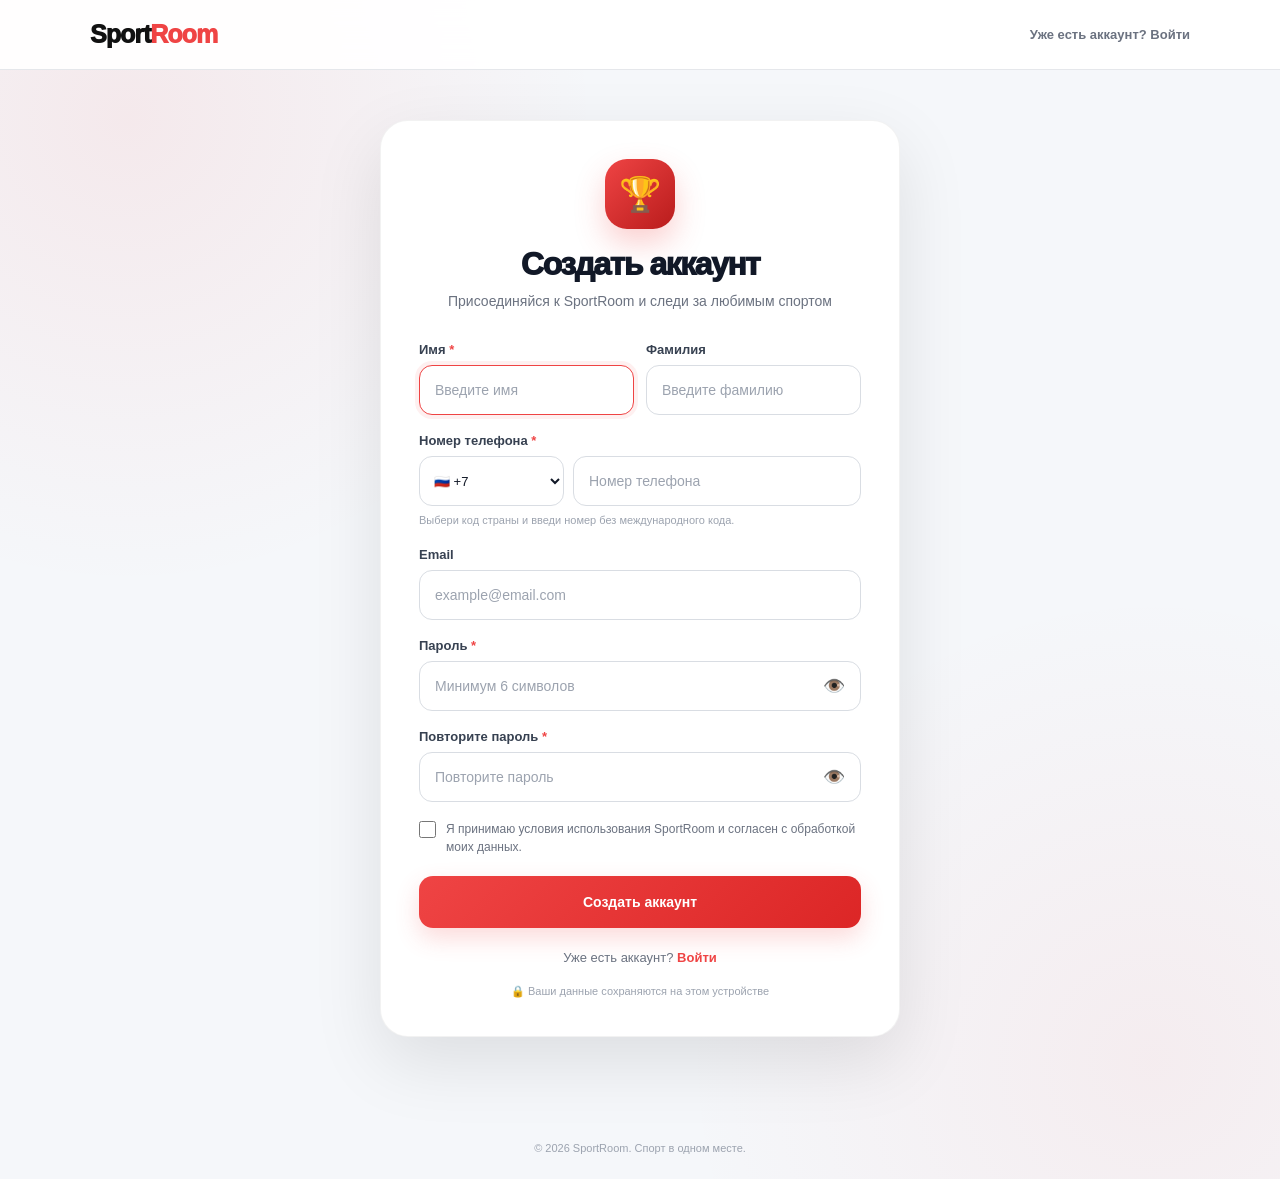
<file: register.html>
<!DOCTYPE html>
<html lang="ru">
<head>

  <meta charset="UTF-8">

  <meta
    name="viewport"
    content="width=device-width, initial-scale=1.0, viewport-fit=cover"
  >

  <meta
    name="theme-color"
    content="#0b0f14"
  >

  <title>Регистрация — SportRoom</title>

  <style>

    * {
      box-sizing: border-box;
      margin: 0;
      padding: 0;
    }

    :root {
      --red: #ef4444;
      --red-dark: #dc2626;
      --red-light: #fff1f2;

      --dark: #0b0f14;
      --text: #111827;
      --muted: #6b7280;

      --border: #e5e7eb;

      --bg: #f5f7fa;

      --shadow:
        0 25px 70px rgba(0, 0, 0, .10);

      --transition: .2s ease;
    }


    body {
      min-height: 100vh;

      font-family:
        -apple-system,
        BlinkMacSystemFont,
        "Segoe UI",
        Arial,
        sans-serif;

      background:
        radial-gradient(
          circle at 10% 10%,
          rgba(239, 68, 68, .08),
          transparent 30%
        ),
        radial-gradient(
          circle at 90% 90%,
          rgba(239, 68, 68, .06),
          transparent 30%
        ),
        var(--bg);

      color: var(--text);
    }


    /* =====================================================
       HEADER
       ===================================================== */

    header {
      height: 70px;

      background: rgba(255,255,255,.92);

      border-bottom:
        1px solid var(--border);

      backdrop-filter: blur(15px);

      -webkit-backdrop-filter: blur(15px);
    }


    .header-inner {
      width:
        min(
          1100px,
          calc(100% - 36px)
        );

      height: 100%;

      margin: auto;

      display: flex;

      align-items: center;

      justify-content: space-between;
    }


    .logo {
      text-decoration: none;

      color: #111;

      font-size: 25px;

      font-weight: 950;

      letter-spacing: -1px;
    }


    .logo span {
      color: var(--red);
    }


    .header-login {
      text-decoration: none;

      color: var(--muted);

      font-size: 13px;

      font-weight: 800;

      transition: var(--transition);
    }


    .header-login:hover {
      color: var(--red);
    }


    /* =====================================================
       MAIN
       ===================================================== */

    main {
      min-height:
        calc(100vh - 70px);

      display: flex;

      align-items: center;

      justify-content: center;

      padding: 50px 18px 80px;
    }


    .register-wrapper {
      width: 100%;

      max-width: 520px;
    }


    /* =====================================================
       CARD
       ===================================================== */

    .register-card {
      background: white;

      border:
        1px solid rgba(0,0,0,.05);

      border-radius: 28px;

      padding: 38px;

      box-shadow: var(--shadow);
    }


    .register-top {
      text-align: center;

      margin-bottom: 30px;
    }


    .register-icon {
      width: 70px;

      height: 70px;

      margin:
        0 auto 18px;

      display: flex;

      align-items: center;

      justify-content: center;

      border-radius: 22px;

      background:
        linear-gradient(
          135deg,
          #ef4444,
          #b91c1c
        );

      color: white;

      font-size: 34px;

      box-shadow:
        0 14px 30px
        rgba(239,68,68,.25);
    }


    .register-top h1 {
      font-size: 32px;

      line-height: 1.1;

      letter-spacing: -1.5px;

      font-weight: 950;

      margin-bottom: 9px;
    }


    .register-top p {
      color: var(--muted);

      font-size: 14px;

      line-height: 1.5;
    }


    /* =====================================================
       FORM
       ===================================================== */

    .form-group {
      margin-bottom: 18px;
    }


    .form-label {
      display: block;

      margin-bottom: 8px;

      font-size: 13px;

      font-weight: 850;

      color: #374151;
    }


    .required {
      color: var(--red);
    }


    .input {
      width: 100%;

      height: 50px;

      padding:
        0 15px;

      border:
        1px solid #d9dde3;

      border-radius: 13px;

      outline: none;

      background: white;

      color: #111827;

      font-family: inherit;

      font-size: 14px;

      transition: var(--transition);
    }


    .input:focus {
      border-color: var(--red);

      box-shadow:
        0 0 0 4px
        rgba(239,68,68,.08);
    }


    .input::placeholder {
      color: #9ca3af;
    }


    /* =====================================================
       NAME GRID
       ===================================================== */

    .name-grid {
      display: grid;

      grid-template-columns:
        1fr 1fr;

      gap: 12px;
    }


    /* =====================================================
       PHONE
       ===================================================== */

    .phone-row {
      display: grid;

      grid-template-columns:
        145px 1fr;

      gap: 9px;
    }


    .country-select {
      width: 100%;

      height: 50px;

      padding:
        0 10px;

      border:
        1px solid #d9dde3;

      border-radius: 13px;

      outline: none;

      background: white;

      color: #111827;

      font-family: inherit;

      font-size: 13px;

      cursor: pointer;

      transition: var(--transition);
    }


    .country-select:focus {
      border-color: var(--red);

      box-shadow:
        0 0 0 4px
        rgba(239,68,68,.08);
    }


    .phone-input-wrapper {
      position: relative;
    }


    .phone-input {
      padding-left: 15px;
    }


    .phone-hint {
      margin-top: 7px;

      color: #9ca3af;

      font-size: 11px;

      line-height: 1.4;
    }


    /* =====================================================
       PASSWORD
       ===================================================== */

    .password-wrapper {
      position: relative;
    }


    .password-wrapper .input {
      padding-right: 48px;
    }


    .password-toggle {
      position: absolute;

      top: 50%;

      right: 8px;

      transform:
        translateY(-50%);

      width: 38px;

      height: 38px;

      display: flex;

      align-items: center;

      justify-content: center;

      border: 0;

      border-radius: 10px;

      background: transparent;

      color: #6b7280;

      font-size: 18px;

      cursor: pointer;

      padding: 0;
    }


    .password-toggle:hover {
      background: #f3f4f6;

      color: #111827;
    }


    /* =====================================================
       PASSWORD STRENGTH
       ===================================================== */

    .password-strength {
      display: none;

      margin-top: 9px;
    }


    .strength-bar {
      height: 5px;

      overflow: hidden;

      border-radius: 10px;

      background: #e5e7eb;
    }


    .strength-fill {
      width: 0;

      height: 100%;

      border-radius: 10px;

      transition:
        width .25s ease,
        background .25s ease;
    }


    .strength-text {
      margin-top: 5px;

      color: var(--muted);

      font-size: 11px;
    }


    /* =====================================================
       CHECKBOX
       ===================================================== */

    .terms {
      display: flex;

      align-items: flex-start;

      gap: 10px;

      margin:
        6px 0 20px;
    }


    .terms input {
      width: 17px;

      height: 17px;

      margin-top: 1px;

      accent-color: var(--red);

      cursor: pointer;

      flex-shrink: 0;
    }


    .terms label {
      color: #6b7280;

      font-size: 12px;

      line-height: 1.5;

      cursor: pointer;
    }


    .terms a {
      color: var(--red);

      text-decoration: none;

      font-weight: 700;
    }


    .terms a:hover {
      text-decoration: underline;
    }


    /* =====================================================
       ERROR
       ===================================================== */

    .error-message {
      display: none;

      margin-top: 7px;

      color: #dc2626;

      font-size: 11px;

      line-height: 1.4;
    }


    .form-group.error .input,
    .form-group.error .country-select {
      border-color: #ef4444;

      background: #fffafa;
    }


    .form-group.error .error-message {
      display: block;
    }


    /* =====================================================
       SUCCESS
       ===================================================== */

    .success-message {
      display: none;

      margin-bottom: 18px;

      padding: 13px 15px;

      border:
        1px solid #bbf7d0;

      border-radius: 13px;

      background: #f0fdf4;

      color: #166534;

      font-size: 13px;

      line-height: 1.5;
    }


    /* =====================================================
       REGISTER BUTTON
       ===================================================== */

    .register-button {
      width: 100%;

      min-height: 52px;

      border: 0;

      border-radius: 14px;

      background:
        linear-gradient(
          135deg,
          #ef4444,
          #dc2626
        );

      color: white;

      font-family: inherit;

      font-size: 14px;

      font-weight: 900;

      cursor: pointer;

      box-shadow:
        0 10px 25px
        rgba(239,68,68,.20);

      transition: var(--transition);
    }


    .register-button:hover {
      transform:
        translateY(-2px);

      box-shadow:
        0 14px 30px
        rgba(239,68,68,.28);
    }


    .register-button:active {
      transform:
        translateY(0);
    }


    .register-button:disabled {
      opacity: .65;

      cursor: not-allowed;

      transform: none;

      box-shadow: none;
    }


    /* =====================================================
       LOGIN
       ===================================================== */

    .login-text {
      margin-top: 22px;

      text-align: center;

      color: var(--muted);

      font-size: 13px;
    }


    .login-text a {
      color: var(--red);

      font-weight: 850;

      text-decoration: none;
    }


    .login-text a:hover {
      text-decoration: underline;
    }


    /* =====================================================
       SECURITY NOTE
       ===================================================== */

    .security-note {
      display: flex;

      align-items: center;

      justify-content: center;

      gap: 7px;

      margin-top: 20px;

      color: #9ca3af;

      font-size: 11px;
    }


    /* =====================================================
       FOOTER
       ===================================================== */

    footer {
      padding:
        25px 15px;

      text-align: center;

      color: #9ca3af;

      font-size: 11px;
    }


    /* =====================================================
       MOBILE
       ===================================================== */

    @media (max-width: 600px) {

      header {
        height: 62px;
      }


      .header-inner {
        width:
          calc(100% - 24px);
      }


      .logo {
        font-size: 22px;
      }


      .header-login {
        font-size: 12px;
      }


      main {
        min-height:
          calc(100vh - 62px);

        padding:
          25px 10px 55px;

        align-items: flex-start;
      }


      .register-card {
        padding:
          28px 19px;

        border-radius: 22px;
      }


      .register-icon {
        width: 62px;

        height: 62px;

        border-radius: 19px;

        font-size: 30px;
      }


      .register-top h1 {
        font-size: 28px;
      }


      .name-grid {
        grid-template-columns: 1fr;

        gap: 18px;
      }


      .phone-row {
        grid-template-columns:
          125px 1fr;

        gap: 7px;
      }


      .country-select {
        font-size: 12px;

        padding: 0 7px;
      }


      .input {
        height: 48px;
      }


      .register-button {
        min-height: 50px;
      }

    }


    @media (max-width: 360px) {

      .phone-row {
        grid-template-columns:
          112px 1fr;
      }


      .country-select {
        font-size: 11px;
      }


      .register-card {
        padding:
          25px 16px;
      }

    }

  </style>

</head>


<body>


<!-- =====================================================
     HEADER
     ===================================================== -->

<header>

  <div class="header-inner">

    <a
      href="index.html"
      class="logo"
    >
      Sport<span>Room</span>
    </a>


    <a
      href="login.html"
      class="header-login"
    >
      Уже есть аккаунт? Войти
    </a>

  </div>

</header>



<!-- =====================================================
     MAIN
     ===================================================== -->

<main>

  <div class="register-wrapper">

    <div class="register-card">


      <!-- TOP -->

      <div class="register-top">

        <div class="register-icon">
          🏆
        </div>


        <h1>
          Создать аккаунт
        </h1>


        <p>
          Присоединяйся к SportRoom
          и следи за любимым спортом
        </p>

      </div>



      <!-- SUCCESS -->

      <div
        id="successMessage"
        class="success-message"
      >
        ✅ Регистрация прошла успешно.
        Перенаправляем в профиль...
      </div>



      <!-- FORM -->

      <form
        id="registerForm"
        novalidate
      >


        <!-- NAME -->

        <div class="name-grid">


          <div
            class="form-group"
            id="nameGroup"
          >

            <label
              class="form-label"
              for="name"
            >
              Имя
              <span class="required">*</span>
            </label>


            <input
              class="input"
              id="name"
              type="text"
              autocomplete="given-name"
              placeholder="Введите имя"
              maxlength="50"
            >


            <div class="error-message">
              Введите имя.
            </div>

          </div>



          <div
            class="form-group"
            id="surnameGroup"
          >

            <label
              class="form-label"
              for="surname"
            >
              Фамилия
            </label>


            <input
              class="input"
              id="surname"
              type="text"
              autocomplete="family-name"
              placeholder="Введите фамилию"
              maxlength="50"
            >

          </div>


        </div>



        <!-- PHONE -->

        <div
          class="form-group"
          id="phoneGroup"
        >

          <label
            class="form-label"
            for="phone"
          >
            Номер телефона
            <span class="required">*</span>
          </label>


          <div class="phone-row">


            <select
              id="country"
              class="country-select"
              aria-label="Страна"
            >

              <option value="+7">
                🇷🇺 +7
              </option>

              <option value="+7">
                🇰🇿 +7
              </option>

              <option value="+380">
                🇺🇦 +380
              </option>

              <option value="+375">
                🇧🇾 +375
              </option>

              <option value="+373">
                🇲🇩 +373
              </option>

              <option value="+371">
                🇱🇻 +371
              </option>

              <option value="+370">
                🇱🇹 +370
              </option>

              <option value="+372">
                🇪🇪 +372
              </option>

              <option value="+48">
                🇵🇱 +48
              </option>

              <option value="+49">
                🇩🇪 +49
              </option>

              <option value="+33">
                🇫🇷 +33
              </option>

              <option value="+39">
                🇮🇹 +39
              </option>

              <option value="+34">
                🇪🇸 +34
              </option>

              <option value="+44">
                🇬🇧 +44
              </option>

              <option value="+353">
                🇮🇪 +353
              </option>

              <option value="+31">
                🇳🇱 +31
              </option>

              <option value="+32">
                🇧🇪 +32
              </option>

              <option value="+41">
                🇨🇭 +41
              </option>

              <option value="+43">
                🇦🇹 +43
              </option>

              <option value="+46">
                🇸🇪 +46
              </option>

              <option value="+47">
                🇳🇴 +47
              </option>

              <option value="+45">
                🇩🇰 +45
              </option>

              <option value="+358">
                🇫🇮 +358
              </option>

              <option value="+420">
                🇨🇿 +420
              </option>

              <option value="+421">
                🇸🇰 +421
              </option>

              <option value="+40">
                🇷🇴 +40
              </option>

              <option value="+359">
                🇧🇬 +359
              </option>

              <option value="+30">
                🇬🇷 +30
              </option>

              <option value="+90">
                🇹🇷 +90
              </option>

              <option value="+972">
                🇮🇱 +972
              </option>

              <option value="+971">
                🇦🇪 +971
              </option>

              <option value="+966">
                🇸🇦 +966
              </option>

              <option value="+91">
                🇮🇳 +91
              </option>

              <option value="+86">
                🇨🇳 +86
              </option>

              <option value="+81">
                🇯🇵 +81
              </option>

              <option value="+82">
                🇰🇷 +82
              </option>

              <option value="+65">
                🇸🇬 +65
              </option>

              <option value="+852">
                🇭🇰 +852
              </option>

              <option value="+61">
                🇦🇺 +61
              </option>

              <option value="+64">
                🇳🇿 +64
              </option>

              <option value="+1">
                🇺🇸 +1
              </option>

              <option value="+1">
                🇨🇦 +1
              </option>

              <option value="+52">
                🇲🇽 +52
              </option>

              <option value="+55">
                🇧🇷 +55
              </option>

              <option value="+54">
                🇦🇷 +54
              </option>

              <option value="+56">
                🇨🇱 +56
              </option>

              <option value="+57">
                🇨🇴 +57
              </option>

              <option value="+27">
                🇿🇦 +27
              </option>

              <option value="+20">
                🇪🇬 +20
              </option>

              <option value="+234">
                🇳🇬 +234
              </option>

              <option value="+254">
                🇰🇪 +254
              </option>

            </select>


            <div class="phone-input-wrapper">

              <input
                class="input phone-input"
                id="phone"
                type="tel"
                inputmode="tel"
                autocomplete="tel-national"
                placeholder="Номер телефона"
                maxlength="20"
              >

            </div>


          </div>


          <div class="phone-hint">
            Выбери код страны и введи номер без международного кода.
          </div>


          <div class="error-message">
            Введите корректный номер телефона.
          </div>

        </div>



        <!-- EMAIL -->

        <div
          class="form-group"
          id="emailGroup"
        >

          <label
            class="form-label"
            for="email"
          >
            Email
          </label>


          <input
            class="input"
            id="email"
            type="email"
            autocomplete="email"
            placeholder="example@email.com"
            maxlength="100"
          >


          <div class="error-message">
            Введите корректный email.
          </div>

        </div>



        <!-- PASSWORD -->

        <div
          class="form-group"
          id="passwordGroup"
        >

          <label
            class="form-label"
            for="password"
          >
            Пароль
            <span class="required">*</span>
          </label>


          <div class="password-wrapper">

            <input
              class="input"
              id="password"
              type="password"
              autocomplete="new-password"
              placeholder="Минимум 6 символов"
              maxlength="100"
            >


            <button
              type="button"
              class="password-toggle"
              onclick="togglePassword('password', this)"
              aria-label="Показать пароль"
            >
              👁️
            </button>

          </div>


          <div
            id="passwordStrength"
            class="password-strength"
          >

            <div class="strength-bar">

              <div
                id="strengthFill"
                class="strength-fill"
              ></div>

            </div>


            <div
              id="strengthText"
              class="strength-text"
            ></div>

          </div>


          <div class="error-message">
            Пароль должен содержать минимум 6 символов.
          </div>

        </div>



        <!-- CONFIRM PASSWORD -->

        <div
          class="form-group"
          id="confirmPasswordGroup"
        >

          <label
            class="form-label"
            for="confirmPassword"
          >
            Повторите пароль
            <span class="required">*</span>
          </label>


          <div class="password-wrapper">

            <input
              class="input"
              id="confirmPassword"
              type="password"
              autocomplete="new-password"
              placeholder="Повторите пароль"
              maxlength="100"
            >


            <button
              type="button"
              class="password-toggle"
              onclick="togglePassword('confirmPassword', this)"
              aria-label="Показать пароль"
            >
              👁️
            </button>

          </div>


          <div class="error-message">
            Пароли не совпадают.
          </div>

        </div>



        <!-- TERMS -->

        <div class="terms">

          <input
            id="terms"
            type="checkbox"
          >


          <label for="terms">

            Я принимаю условия использования
            SportRoom и согласен с обработкой
            моих данных.

          </label>

        </div>



        <!-- BUTTON -->

        <button
          type="submit"
          class="register-button"
          id="registerButton"
        >
          Создать аккаунт
        </button>


      </form>



      <!-- LOGIN -->

      <div class="login-text">

        Уже есть аккаунт?

        <a href="login.html">
          Войти
        </a>

      </div>


      <div class="security-note">

        🔒 Ваши данные сохраняются
        на этом устройстве

      </div>


    </div>

  </div>

</main>



<!-- =====================================================
     FOOTER
     ===================================================== -->

<footer>

  © 2026 SportRoom.
  Спорт в одном месте.

</footer>



<script>

/* =====================================================
   ELEMENTS
   ===================================================== */

const form =
  document.getElementById(
    "registerForm"
  );

const nameInput =
  document.getElementById(
    "name"
  );

const surnameInput =
  document.getElementById(
    "surname"
  );

const countrySelect =
  document.getElementById(
    "country"
  );

const phoneInput =
  document.getElementById(
    "phone"
  );

const emailInput =
  document.getElementById(
    "email"
  );

const passwordInput =
  document.getElementById(
    "password"
  );

const confirmPasswordInput =
  document.getElementById(
    "confirmPassword"
  );

const termsInput =
  document.getElementById(
    "terms"
  );



/* =====================================================
   PHONE
   ===================================================== */

phoneInput.addEventListener(
  "input",
  function() {

    this.value =
      this.value
        .replace(/\D/g, "")
        .slice(0, 15);

  }
);



/* =====================================================
   PASSWORD STRENGTH
   ===================================================== */

passwordInput.addEventListener(
  "input",
  updatePasswordStrength
);


function updatePasswordStrength() {

  const password =
    passwordInput.value;

  const box =
    document.getElementById(
      "passwordStrength"
    );

  const fill =
    document.getElementById(
      "strengthFill"
    );

  const text =
    document.getElementById(
      "strengthText"
    );


  if (!password) {

    box.style.display =
      "none";

    return;

  }


  box.style.display =
    "block";


  let score = 0;


  if (password.length >= 6) {
    score++;
  }


  if (password.length >= 10) {
    score++;
  }


  if (/[A-ZА-Я]/.test(password)) {
    score++;
  }


  if (/[0-9]/.test(password)) {
    score++;
  }


  if (/[^A-Za-zА-Яа-я0-9]/.test(password)) {
    score++;
  }


  if (score <= 1) {

    fill.style.width =
      "20%";

    fill.style.background =
      "#ef4444";

    text.textContent =
      "Слабый пароль";

  }

  else if (score <= 3) {

    fill.style.width =
      "55%";

    fill.style.background =
      "#f59e0b";

    text.textContent =
      "Средний пароль";

  }

  else {

    fill.style.width =
      "100%";

    fill.style.background =
      "#22c55e";

    text.textContent =
      "Надёжный пароль";

  }

}



/* =====================================================
   SHOW PASSWORD
   ===================================================== */

function togglePassword(
  inputId,
  button
) {

  const input =
    document.getElementById(
      inputId
    );


  if (input.type === "password") {

    input.type =
      "text";

    button.textContent =
      "🙈";

  } else {

    input.type =
      "password";

    button.textContent =
      "👁️";

  }

}



/* =====================================================
   VALIDATION HELPERS
   ===================================================== */

function setError(
  groupId,
  hasError
) {

  const group =
    document.getElementById(
      groupId
    );


  if (hasError) {

    group.classList.add(
      "error"
    );

  } else {

    group.classList.remove(
      "error"
    );

  }

}



/* =====================================================
   PHONE NORMALIZATION
   ===================================================== */

function getFullPhone() {

  const code =
    countrySelect.value;

  const number =
    phoneInput.value
      .replace(/\D/g, "");


  return code + number;

}



/* =====================================================
   VALIDATE PHONE
   ===================================================== */

function isValidPhone() {

  const number =
    phoneInput.value
      .replace(/\D/g, "");


  /*
    Общая проверка для
    международных номеров.

    Разные страны имеют
    разную длину номера,
    поэтому здесь не используется
    жёсткая маска одной страны.
  */

  return (
    number.length >= 6 &&
    number.length <= 15
  );

}



/* =====================================================
   EMAIL
   ===================================================== */

function isValidEmail(
  email
) {

  if (!email) {
    return true;
  }


  return /^[^\s@]+@[^\s@]+\.[^\s@]+$/
    .test(email);

}



/* =====================================================
   EXISTING USERS
   ===================================================== */

function getUsers() {

  try {

    return JSON.parse(
      localStorage.getItem(
        "sportroom_users"
      ) || "[]"
    );

  } catch {

    return [];

  }

}



/* =====================================================
   SAVE USER
   ===================================================== */

function saveUser(
  user
) {

  const users =
    getUsers();


  users.push(
    user
  );


  localStorage.setItem(
    "sportroom_users",
    JSON.stringify(users)
  );

}



/* =====================================================
   REGISTER
   ===================================================== */

form.addEventListener(
  "submit",
  function(event) {

    event.preventDefault();


    const name =
      nameInput.value.trim();

    const surname =
      surnameInput.value.trim();

    const email =
      emailInput.value.trim();

    const password =
      passwordInput.value;

    const confirmPassword =
      confirmPasswordInput.value;

    const phone =
      getFullPhone();


    let valid = true;



    /* NAME */

    if (name.length < 2) {

      setError(
        "nameGroup",
        true
      );

      valid = false;

    } else {

      setError(
        "nameGroup",
        false
      );

    }



    /* PHONE */

    if (!isValidPhone()) {

      setError(
        "phoneGroup",
        true
      );

      valid = false;

    } else {

      setError(
        "phoneGroup",
        false
      );

    }



    /* EMAIL */

    if (!isValidEmail(email)) {

      setError(
        "emailGroup",
        true
      );

      valid = false;

    } else {

      setError(
        "emailGroup",
        false
      );

    }



    /* PASSWORD */

    if (password.length < 6) {

      setError(
        "passwordGroup",
        true
      );

      valid = false;

    } else {

      setError(
        "passwordGroup",
        false
      );

    }



    /* CONFIRM PASSWORD */

    if (
      confirmPassword !== password ||
      !confirmPassword
    ) {

      setError(
        "confirmPasswordGroup",
        true
      );

      valid = false;

    } else {

      setError(
        "confirmPasswordGroup",
        false
      );

    }



    /* TERMS */

    if (!termsInput.checked) {

      alert(
        "Пожалуйста, примите условия использования."
      );

      valid = false;

    }



    if (!valid) {
      return;
    }



    /* =================================================
       CHECK EXISTING USER
       ================================================= */

    const users =
      getUsers();


    const phoneExists =
      users.some(
        user =>
          user.phone === phone
      );


    if (phoneExists) {

      alert(
        "Этот номер телефона уже зарегистрирован."
      );

      return;

    }



    /* =================================================
       EMAIL DUPLICATE
       ================================================= */

    if (email) {

      const emailExists =
        users.some(
          user =>
            user.email &&
            user.email.toLowerCase() ===
            email.toLowerCase()
        );


      if (emailExists) {

        alert(
          "Этот email уже используется."
        );

        return;

      }

    }



    /* =================================================
       CREATE USER
       ================================================= */

    const user = {

      id:
        Date.now().toString(),

      name:
        name,

      surname:
        surname,

      email:
        email,

      phone:
        phone,

      countryCode:
        countrySelect.value,

      password:
        password,

      sport:
        "Футбол",

      about:
        "",

      city:
        "",

      points:
        0,

      level:
        1,

      avatar:
        "",

      createdAt:
        new Date().toISOString()

    };



    /* SAVE */

    saveUser(
      user
    );



    /* =================================================
       SAVE CURRENT PROFILE
       ================================================= */

    const profile = {

      id:
        user.id,

      name:
        user.name,

      surname:
        user.surname,

      email:
        user.email,

      phone:
        user.phone,

      countryCode:
        user.countryCode,

      sport:
        user.sport,

      about:
        user.about,

      city:
        user.city,

      points:
        user.points,

      level:
        user.level,

      avatar:
        user.avatar

    };


    localStorage.setItem(
      "sportroom_profile",
      JSON.stringify(profile)
    );


    /* =================================================
       COMPATIBILITY
       ================================================= */

    localStorage.setItem(
      "name",
      user.name
    );

    localStorage.setItem(
      "surname",
      user.surname
    );

    localStorage.setItem(
      "email",
      user.email
    );

    localStorage.setItem(
      "phone",
      user.phone
    );

    localStorage.setItem(
      "city",
      ""
    );


    /* =================================================
       LOGIN STATUS
       ================================================= */

    localStorage.setItem(
      "sportroom_logged_in",
      "true"
    );


    /* =================================================
       SUCCESS
       ================================================= */

    document.getElementById(
      "successMessage"
    ).style.display =
      "block";


    document.getElementById(
      "registerButton"
    ).disabled =
      true;


    document.getElementById(
      "registerButton"
    ).textContent =
      "Аккаунт создан ✓";


    /*
      Небольшая задержка,
      чтобы пользователь увидел
      сообщение об успешной регистрации.
    */

    setTimeout(
      function() {

        window.location.href =
          "profile.html";

      },
      900
    );

  }
);



/* =====================================================
   CLEAR ERRORS WHILE TYPING
   ===================================================== */

nameInput.addEventListener(
  "input",
  function() {

    if (this.value.trim().length >= 2) {

      setError(
        "nameGroup",
        false
      );

    }

  }
);


phoneInput.addEventListener(
  "input",
  function() {

    if (isValidPhone()) {

      setError(
        "phoneGroup",
        false
      );

    }

  }
);


emailInput.addEventListener(
  "input",
  function() {

    if (isValidEmail(
      this.value.trim()
    )) {

      setError(
        "emailGroup",
        false
      );

    }

  }
);


passwordInput.addEventListener(
  "input",
  function() {

    if (this.value.length >= 6) {

      setError(
        "passwordGroup",
        false
      );

    }

  }
);


confirmPasswordInput.addEventListener(
  "input",
  function() {

    if (
      this.value &&
      this.value ===
      passwordInput.value
    ) {

      setError(
        "confirmPasswordGroup",
        false
      );

    }

  }
);



/* =====================================================
   AUTO FOCUS
   ===================================================== */

window.addEventListener(
  "load",
  function() {

    nameInput.focus();

  }
);

</script>


</body>
</html>
</file>
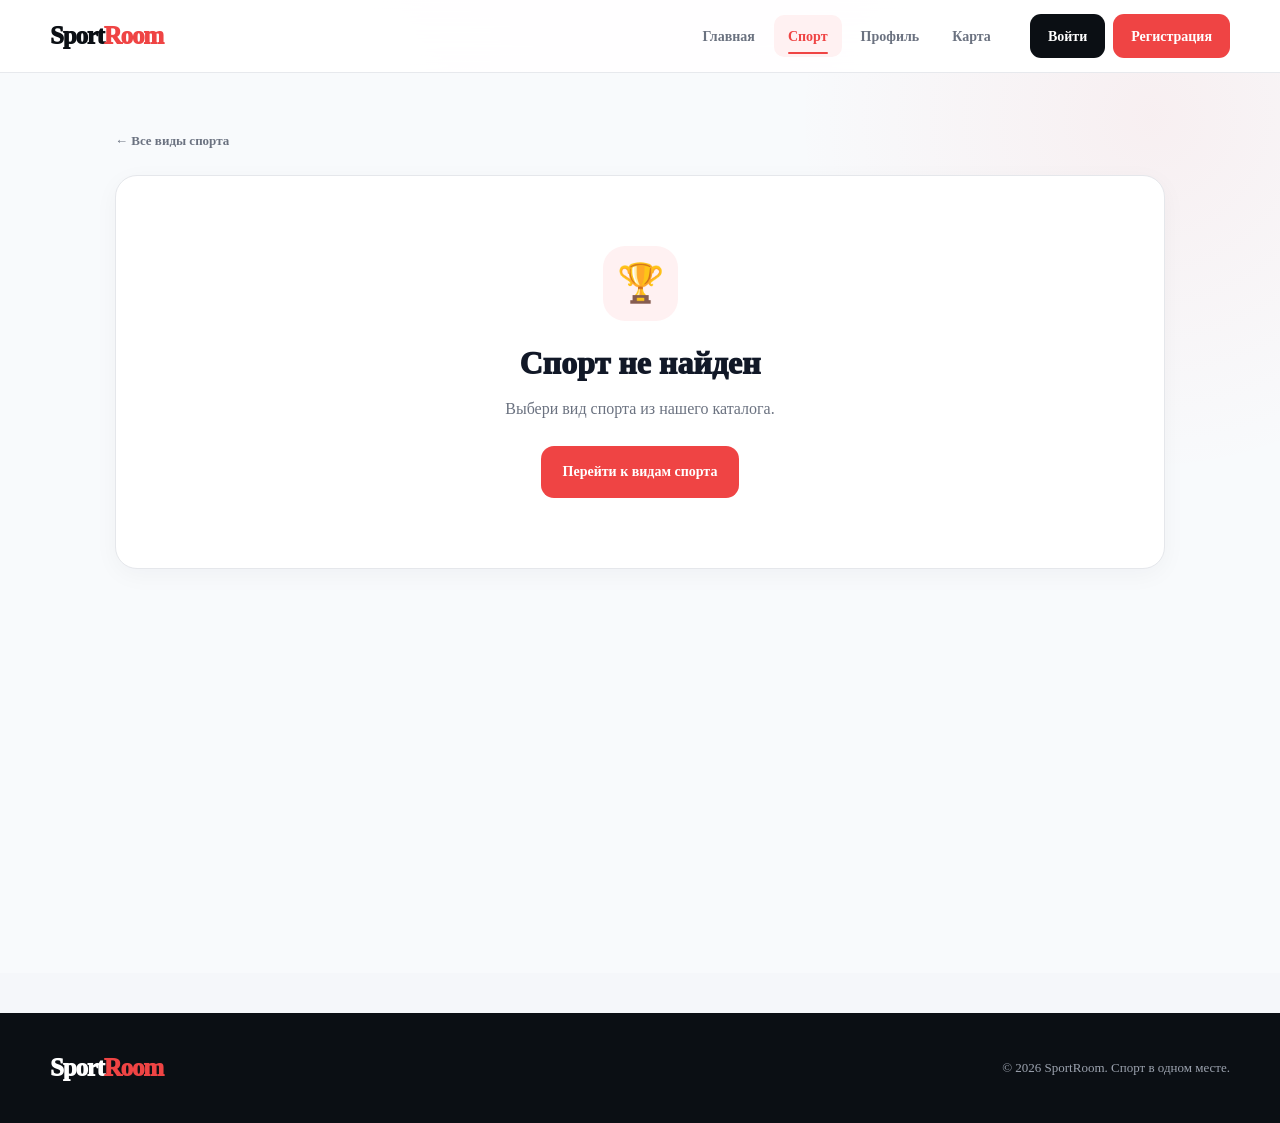
<file: sport.html>
<!DOCTYPE html>
<html lang="ru">

<head>

  <meta charset="UTF-8">

  <meta
    name="viewport"
    content="width=device-width, initial-scale=1.0, viewport-fit=cover"
  >

  <meta
    name="theme-color"
    content="#0b0f14"
  >

  <meta
    name="description"
    content="SportRoom — информация о видах спорта."
  >

  <title>SportRoom — Спорт</title>

  <link
    rel="stylesheet"
    href="css/style.css"
  >

  <style>

    /* =====================================================
       SPORT PAGE
    ===================================================== */

    .sport-page {
      min-height: 100vh;
      padding: 55px 0 90px;

      background:
        radial-gradient(
          circle at 90% 5%,
          rgba(239,68,68,.06),
          transparent 25%
        ),
        #f8fafc;
    }

    .sport-page-inner {
      width: min(
        1050px,
        calc(100% - 36px)
      );

      margin: auto;
    }


    /* =====================================================
       BACK
    ===================================================== */

    .back-link {
      display: inline-flex;

      align-items: center;

      gap: 8px;

      margin-bottom: 24px;

      color: var(--muted);

      font-size: 13px;

      font-weight: 850;

      text-decoration: none;

      transition: .2s;
    }

    .back-link:hover {
      color: var(--red);

      transform: translateX(-3px);
    }


    /* =====================================================
       HERO
    ===================================================== */

    .sport-hero-card {
      position: relative;

      overflow: hidden;

      padding: 55px;

      border-radius: 30px;

      background:
        radial-gradient(
          circle at 85% 15%,
          rgba(239,68,68,.30),
          transparent 28%
        ),

        radial-gradient(
          circle at 10% 100%,
          rgba(239,68,68,.10),
          transparent 35%
        ),

        linear-gradient(
          135deg,
          #080b10,
          #111827 65%,
          #171d29
        );

      color: white;

      box-shadow:
        0 25px 60px rgba(15,23,42,.15);
    }


    .sport-hero-card::before {
      content: "";

      position: absolute;

      inset: 0;

      opacity: .035;

      background-image:
        linear-gradient(
          rgba(255,255,255,.5) 1px,
          transparent 1px
        ),
        linear-gradient(
          90deg,
          rgba(255,255,255,.5) 1px,
          transparent 1px
        );

      background-size: 38px 38px;

      pointer-events: none;
    }


    .sport-hero-card::after {
      content: "";

      position: absolute;

      width: 430px;
      height: 430px;

      right: -220px;
      bottom: -230px;

      border: 1px solid rgba(255,255,255,.07);

      border-radius: 50%;

      box-shadow:
        0 0 0 70px rgba(255,255,255,.015),
        0 0 0 140px rgba(255,255,255,.01);

      pointer-events: none;
    }


    /* =====================================================
       ICON
    ===================================================== */

    .sport-big-icon {
      position: relative;

      z-index: 2;

      width: 105px;
      height: 105px;

      display: flex;

      align-items: center;
      justify-content: center;

      margin-bottom: 25px;

      border: 1px solid rgba(255,255,255,.13);

      border-radius: 28px;

      background:
        linear-gradient(
          145deg,
          rgba(255,255,255,.13),
          rgba(255,255,255,.035)
        );

      box-shadow:
        0 20px 45px rgba(0,0,0,.25);

      font-size: 58px;

      backdrop-filter: blur(12px);

      -webkit-backdrop-filter: blur(12px);
    }


    /* =====================================================
       CATEGORY
    ===================================================== */

    .sport-category {
      position: relative;

      z-index: 2;

      display: inline-flex;

      align-items: center;

      margin-bottom: 12px;

      padding: 7px 11px;

      border: 1px solid rgba(239,68,68,.2);

      border-radius: 20px;

      background: rgba(239,68,68,.13);

      color: #fca5a5;

      font-size: 10px;

      font-weight: 950;

      text-transform: uppercase;

      letter-spacing: 1.2px;
    }


    /* =====================================================
       TITLE
    ===================================================== */

    .sport-hero-card h1 {
      position: relative;

      z-index: 2;

      margin: 0 0 16px;

      font-size: clamp(
        44px,
        7vw,
        70px
      );

      line-height: .98;

      letter-spacing: -3.5px;

      font-weight: 950;
    }


    .sport-description {
      position: relative;

      z-index: 2;

      max-width: 690px;

      margin: 0;

      color: #aeb8c7;

      font-size: 16px;

      line-height: 1.75;
    }


    /* =====================================================
       ACTIONS
    ===================================================== */

    .sport-actions {
      position: relative;

      z-index: 3;

      display: flex;

      flex-wrap: wrap;

      gap: 10px;

      margin-top: 30px;
    }


    .favorite-button,
    .location-button {
      min-height: 50px;

      padding: 0 19px;

      border-radius: 12px;

      font-family: inherit;

      font-size: 13px;

      font-weight: 850;

      cursor: pointer;

      transition: .2s;

      text-decoration: none;
    }


    .favorite-button {
      border: 1px solid rgba(255,255,255,.12);

      background: rgba(255,255,255,.07);

      color: white;
    }


    .favorite-button:hover {
      background: rgba(255,255,255,.12);

      border-color: rgba(239,68,68,.35);
    }


    .favorite-button.active {
      background: rgba(239,68,68,.14);

      border-color: rgba(239,68,68,.35);

      color: #fca5a5;
    }


    .location-button {
      display: inline-flex;

      align-items: center;

      justify-content: center;

      gap: 8px;

      border: 1px solid rgba(255,255,255,.12);

      background: rgba(255,255,255,.07);

      color: white;
    }


    .location-button:hover {
      background: rgba(255,255,255,.12);

      border-color: rgba(255,255,255,.25);

      transform: translateY(-1px);
    }


    /* =====================================================
       INFO
    ===================================================== */

    .sport-info-grid {
      display: grid;

      grid-template-columns:
        repeat(3, 1fr);

      gap: 14px;

      margin-top: 16px;
    }


    .info-card {
      min-height: 175px;

      padding: 23px;

      border: 1px solid var(--border);

      border-radius: 19px;

      background: white;

      box-shadow:
        0 6px 25px rgba(15,23,42,.04);

      transition: .2s;
    }


    .info-card:hover {
      transform: translateY(-4px);

      border-color: #fecaca;

      box-shadow:
        0 18px 35px rgba(0,0,0,.07);
    }


    .info-icon {
      width: 48px;
      height: 48px;

      display: flex;

      align-items: center;
      justify-content: center;

      margin-bottom: 18px;

      border-radius: 14px;

      background: #fff1f2;

      font-size: 23px;
    }


    .info-card h3 {
      margin: 0 0 6px;

      font-size: 15px;

      font-weight: 900;
    }


    .info-card p {
      margin: 0;

      color: var(--muted);

      font-size: 12px;

      line-height: 1.55;
    }


    /* =====================================================
       ABOUT
    ===================================================== */

    .sport-about {
      margin-top: 16px;

      padding: 32px;

      border: 1px solid var(--border);

      border-radius: 21px;

      background: white;

      box-shadow:
        0 6px 25px rgba(15,23,42,.04);
    }


    .sport-about-header {
      display: flex;

      align-items: center;

      gap: 13px;

      margin-bottom: 16px;
    }


    .sport-about-header-icon {
      width: 43px;
      height: 43px;

      display: flex;

      align-items: center;
      justify-content: center;

      border-radius: 12px;

      background: #fff1f2;

      font-size: 20px;
    }


    .sport-about h2 {
      margin: 0;

      font-size: 25px;

      letter-spacing: -1px;

      font-weight: 950;
    }


    .sport-about p {
      margin: 0;

      color: var(--muted);

      line-height: 1.8;

      font-size: 14px;
    }


    /* =====================================================
       NOT FOUND
    ===================================================== */

    .not-found {
      padding: 70px 25px;

      text-align: center;

      background: white;

      border-radius: 22px;

      border: 1px solid var(--border);

      box-shadow:
        0 6px 25px rgba(15,23,42,.04);
    }


    .not-found-icon {
      width: 75px;
      height: 75px;

      display: flex;

      align-items: center;
      justify-content: center;

      margin: 0 auto 18px;

      border-radius: 22px;

      background: #fff1f2;

      font-size: 38px;
    }


    .not-found h1 {
      margin: 0 0 10px;

      font-size: 32px;

      font-weight: 950;
    }


    .not-found p {
      margin: 0 0 25px;

      color: var(--muted);
    }


    /* =====================================================
       MOBILE
    ===================================================== */

    @media (max-width: 700px) {

      .sport-page {
        padding: 35px 0 85px;
      }


      .sport-page-inner {
        width: calc(100% - 20px);
      }


      .sport-hero-card {
        padding: 32px 23px;

        border-radius: 24px;
      }


      .sport-big-icon {
        width: 82px;
        height: 82px;

        margin-bottom: 20px;

        border-radius: 22px;

        font-size: 45px;
      }


      .sport-hero-card h1 {
        font-size: 44px;

        letter-spacing: -2.5px;
      }


      .sport-description {
        font-size: 14px;
      }


      .sport-actions {
        flex-direction: column;
      }


      .sport-actions .button,
      .favorite-button,
      .location-button {
        width: 100%;
      }


      .sport-info-grid {
        grid-template-columns: 1fr;

        gap: 10px;
      }


      .info-card {
        min-height: auto;

        padding: 20px;
      }


      .sport-about {
        padding: 25px 21px;

        border-radius: 18px;
      }


      .sport-about h2 {
        font-size: 22px;
      }

    }


    @media (max-width: 390px) {

      .sport-hero-card h1 {
        font-size: 39px;
      }


      .sport-big-icon {
        width: 75px;
        height: 75px;

        font-size: 40px;
      }

    }

  </style>

</head>


<body>


<!-- =====================================================
     HEADER
===================================================== -->

<header class="header">

  <div class="header-inner">

    <a
      href="index.html"
      class="logo"
    >
      Sport<span>Room</span>
    </a>


    <nav class="nav">

      <a href="index.html">
        Главная
      </a>

      <a
        href="sports.html"
        class="active"
      >
        Спорт
      </a>

      <a href="profile.html">
        Профиль
      </a>

      <a href="map.html">
        Карта
      </a>

    </nav>


    <div class="header-buttons">

      <a
        href="login.html"
        class="button button-dark"
      >
        Войти
      </a>

      <a
        href="register.html"
        class="button button-red"
      >
        Регистрация
      </a>

    </div>

  </div>

</header>


<!-- =====================================================
     CONTENT
===================================================== -->

<main class="sport-page">

  <div class="sport-page-inner">

    <a
      href="sports.html"
      class="back-link"
    >
      ← Все виды спорта
    </a>


    <div id="sportContent"></div>

  </div>

</main>


<!-- =====================================================
     FOOTER
===================================================== -->

<footer class="footer">

  <div class="footer-inner">

    <div class="logo">
      Sport<span>Room</span>
    </div>

    <p>
      © 2026 SportRoom. Спорт в одном месте.
    </p>

  </div>

</footer>


<!-- =====================================================
     MOBILE NAV
===================================================== -->

<nav class="mobile-nav">

  <a href="index.html">

    <span>🏠</span>

    Главная

  </a>


  <a
    href="sports.html"
    class="active"
  >

    <span>⚽</span>

    Спорт

  </a>


  <a href="map.html">

    <span>📍</span>

    Карта

  </a>


  <a href="profile.html">

    <span>👤</span>

    Профиль

  </a>

</nav>


<script>

/* =====================================================
   SPORTS DATABASE
===================================================== */

const sports = {

  "Футбол": {
    icon: "⚽",
    category: "Командный спорт",
    description:
      "Футбол — командный вид спорта, в котором две команды стремятся забить мяч в ворота соперника.",
    info: [
      ["👥", "Формат", "Командный вид спорта"],
      ["🌍", "Популярность", "Один из самых популярных видов спорта"],
      ["🏟️", "Место", "Футбольное поле"]
    ]
  },


  "Баскетбол": {
    icon: "🏀",
    category: "Командный спорт",
    description:
      "Баскетбол — динамичная командная игра, в которой игроки набирают очки, забрасывая мяч в корзину.",
    info: [
      ["👥", "Формат", "Командный вид спорта"],
      ["🏀", "Цель", "Набрать больше очков"],
      ["🏟️", "Место", "Баскетбольная площадка"]
    ]
  },


  "Американский футбол": {
    icon: "🏈",
    category: "Командный спорт",
    description:
      "Американский футбол — контактный командный вид спорта с овальным мячом.",
    info: [
      ["👥", "Формат", "Командный"],
      ["🏈", "Инвентарь", "Овальный мяч"],
      ["🏟️", "Место", "Спортивное поле"]
    ]
  },


  "Бейсбол": {
    icon: "⚾",
    category: "Командный спорт",
    description:
      "Бейсбол — командная игра с битой и мячом, в которой команды по очереди атакуют и защищаются.",
    info: [
      ["👥", "Формат", "Командный"],
      ["⚾", "Инвентарь", "Бита и мяч"],
      ["🏟️", "Место", "Бейсбольное поле"]
    ]
  },


  "Хоккей": {
    icon: "🏒",
    category: "Зимний спорт",
    description:
      "Хоккей — командная игра на льду, в которой игроки используют клюшки для игры с шайбой.",
    info: [
      ["👥", "Формат", "Командный"],
      ["🏒", "Инвентарь", "Клюшка и шайба"],
      ["❄️", "Покрытие", "Лёд"]
    ]
  },


  "Регби": {
    icon: "🏉",
    category: "Командный спорт",
    description:
      "Регби — командный контактный вид спорта с овальным мячом.",
    info: [
      ["👥", "Формат", "Командный"],
      ["🏉", "Инвентарь", "Овальный мяч"],
      ["🏟️", "Место", "Регбийное поле"]
    ]
  },


  "Волейбол": {
    icon: "🏐",
    category: "Командный спорт",
    description:
      "Волейбол — командная игра, в которой мяч перебрасывается через сетку.",
    info: [
      ["👥", "Формат", "Командный"],
      ["🏐", "Инвентарь", "Волейбольный мяч"],
      ["🏟️", "Место", "Спортивная площадка"]
    ]
  },


  "Гандбол": {
    icon: "🤾",
    category: "Командный спорт",
    description:
      "Гандбол — командная игра, в которой мяч забрасывают руками в ворота соперника.",
    info: [
      ["👥", "Формат", "Командный"],
      ["🤾", "Инвентарь", "Мяч"],
      ["🏟️", "Место", "Спортивный зал"]
    ]
  },


  "Хоккей на траве": {
    icon: "🏑",
    category: "Командный спорт",
    description:
      "Хоккей на траве — командная игра с клюшками и мячом на специальном поле.",
    info: [
      ["👥", "Формат", "Командный"],
      ["🏑", "Инвентарь", "Клюшка и мяч"],
      ["🌱", "Покрытие", "Поле"]
    ]
  },


  "Лакросс": {
    icon: "🥍",
    category: "Командный спорт",
    description:
      "Лакросс — динамичный командный вид спорта с использованием специальной клюшки с сеткой.",
    info: [
      ["👥", "Формат", "Командный"],
      ["🥍", "Инвентарь", "Клюшка с сеткой"],
      ["🏟️", "Место", "Спортивное поле"]
    ]
  },


  "Флорбол": {
    icon: "🥅",
    category: "Командный спорт",
    description:
      "Флорбол — разновидность хоккея, которая проводится в спортивном зале.",
    info: [
      ["👥", "Формат", "Командный"],
      ["🏒", "Инвентарь", "Клюшка и мяч"],
      ["🏟️", "Место", "Спортивный зал"]
    ]
  },


  "Теннис": {
    icon: "🎾",
    category: "Ракеточный спорт",
    description:
      "Теннис — ракеточный вид спорта, в котором игроки перебрасывают мяч через сетку.",
    info: [
      ["👤", "Формат", "Одиночный или парный"],
      ["🎾", "Инвентарь", "Ракетка и мяч"],
      ["🏟️", "Место", "Теннисный корт"]
    ]
  },


  "Бадминтон": {
    icon: "🏸",
    category: "Ракеточный спорт",
    description:
      "Бадминтон — быстрый ракеточный спорт с использованием волана.",
    info: [
      ["👤", "Формат", "Одиночный или парный"],
      ["🏸", "Инвентарь", "Ракетка и волан"],
      ["🏟️", "Место", "Корт"]
    ]
  },


  "Настольный теннис": {
    icon: "🏓",
    category: "Ракеточный спорт",
    description:
      "Настольный теннис — быстрый ракеточный спорт на специальном столе.",
    info: [
      ["👤", "Формат", "Одиночный или парный"],
      ["🏓", "Инвентарь", "Ракетка и мяч"],
      ["🏓", "Место", "Теннисный стол"]
    ]
  },


  "Бокс": {
    icon: "🥊",
    category: "Единоборства",
    description:
      "Бокс — спортивное единоборство с использованием специальных перчаток.",
    info: [
      ["🥊", "Инвентарь", "Боксёрские перчатки"],
      ["👤", "Формат", "Индивидуальный"],
      ["⭕", "Место", "Ринг"]
    ]
  },


  "Дзюдо": {
    icon: "🥋",
    category: "Единоборства",
    description:
      "Дзюдо — японское единоборство, основанное на бросках и удержаниях.",
    info: [
      ["🥋", "Формат", "Индивидуальный"],
      ["🇯🇵", "Происхождение", "Япония"],
      ["🥋", "Экипировка", "Кимоно"]
    ]
  },


  "Каратэ": {
    icon: "🥋",
    category: "Единоборства",
    description:
      "Каратэ — боевое искусство и спортивная дисциплина, основанная на ударах и защите.",
    info: [
      ["🥋", "Формат", "Индивидуальный"],
      ["🇯🇵", "Происхождение", "Япония"],
      ["🥊", "Основа", "Удары и защита"]
    ]
  },


  "ММА": {
    icon: "🥊",
    category: "Единоборства",
    description:
      "ММА — смешанное единоборство, объединяющее техники различных боевых дисциплин.",
    info: [
      ["🥋", "Формат", "Индивидуальный"],
      ["🥊", "Направления", "Различные единоборства"],
      ["⭕", "Место", "Октагон"]
    ]
  },


  "Борьба": {
    icon: "🤼",
    category: "Единоборства",
    description:
      "Борьба — спортивное единоборство, основанное на захватах, бросках и контроле соперника.",
    info: [
      ["👤", "Формат", "Индивидуальный"],
      ["🤼", "Основа", "Захваты и броски"],
      ["🏟️", "Место", "Ковёр"]
    ]
  },


  "Фехтование": {
    icon: "🤺",
    category: "Единоборства",
    description:
      "Фехтование — спортивное единоборство с использованием специального оружия.",
    info: [
      ["🤺", "Инвентарь", "Шпага, рапира или сабля"],
      ["👤", "Формат", "Индивидуальный"],
      ["🏟️", "Место", "Фехтовальная дорожка"]
    ]
  },


  "Тхэквондо": {
    icon: "🥋",
    category: "Единоборства",
    description:
      "Тхэквондо — корейское боевое искусство с акцентом на удары ногами.",
    info: [
      ["🥋", "Формат", "Индивидуальный"],
      ["🇰🇷", "Происхождение", "Корея"],
      ["🥊", "Основа", "Удары и защита"]
    ]
  },


  "Самбо": {
    icon: "🥋",
    category: "Единоборства",
    description:
      "Самбо — спортивное единоборство, сочетающее техники борьбы и бросков.",
    info: [
      ["🥋", "Формат", "Индивидуальный"],
      ["🇷🇺", "Происхождение", "СССР"],
      ["🤼", "Основа", "Борьба"]
    ]
  },


  "Горные лыжи": {
    icon: "⛷️",
    category: "Зимний спорт",
    description:
      "Горные лыжи — зимний вид спорта, связанный со спуском на лыжах по склонам.",
    info: [
      ["⛷️", "Инвентарь", "Лыжи"],
      ["❄️", "Среда", "Снег"],
      ["🏔️", "Место", "Горные склоны"]
    ]
  },


  "Сноуборд": {
    icon: "🏂",
    category: "Зимний спорт",
    description:
      "Сноуборд — зимний спорт с катанием по снегу на специальной доске.",
    info: [
      ["🏂", "Инвентарь", "Сноуборд"],
      ["❄️", "Среда", "Снег"],
      ["🏔️", "Место", "Горные склоны"]
    ]
  },


  "Фигурное катание": {
    icon: "⛸️",
    category: "Зимний спорт",
    description:
      "Фигурное катание — спортивная дисциплина на льду, сочетающая элементы техники и хореографии.",
    info: [
      ["⛸️", "Инвентарь", "Коньки"],
      ["❄️", "Покрытие", "Лёд"],
      ["🏆", "Формат", "Индивидуальный или парный"]
    ]
  },


  "Кёрлинг": {
    icon: "🥌",
    category: "Зимний спорт",
    description:
      "Кёрлинг — командная игра на льду с использованием специальных камней.",
    info: [
      ["👥", "Формат", "Командный"],
      ["🥌", "Инвентарь", "Камни и щётки"],
      ["❄️", "Покрытие", "Лёд"]
    ]
  },


  "Бобслей": {
    icon: "🛷",
    category: "Зимний спорт",
    description:
      "Бобслей — скоростной зимний спорт, в котором экипаж спускается по ледовой трассе.",
    info: [
      ["🛷", "Инвентарь", "Боб"],
      ["❄️", "Покрытие", "Лёд"],
      ["🏁", "Основа", "Скорость"]
    ]
  },


  "Лыжные гонки": {
    icon: "🎿",
    category: "Зимний спорт",
    description:
      "Лыжные гонки — соревнования на скорость по подготовленной снежной трассе.",
    info: [
      ["🎿", "Инвентарь", "Лыжи"],
      ["❄️", "Среда", "Снег"],
      ["🏁", "Основа", "Скорость и выносливость"]
    ]
  },


  "Скелетон": {
    icon: "🛷",
    category: "Зимний спорт",
    description:
      "Скелетон — скоростной спуск по ледовой трассе на специальной небольшой санке.",
    info: [
      ["🛷", "Инвентарь", "Санки"],
      ["❄️", "Покрытие", "Лёд"],
      ["🏁", "Основа", "Скорость"]
    ]
  },


  "Плавание": {
    icon: "🏊",
    category: "Водный спорт",
    description:
      "Плавание — спортивная дисциплина, в которой спортсмены соревнуются на скорость и технику.",
    info: [
      ["🏊", "Формат", "Индивидуальный"],
      ["💧", "Среда", "Вода"],
      ["🏊", "Место", "Бассейн или открытая вода"]
    ]
  },


  "Водное поло": {
    icon: "🤽",
    category: "Водный спорт",
    description:
      "Водное поло — командная игра в бассейне с мячом.",
    info: [
      ["👥", "Формат", "Командный"],
      ["💧", "Среда", "Вода"],
      ["🤽", "Инвентарь", "Мяч"]
    ]
  },


  "Прыжки в воду": {
    icon: "🤿",
    category: "Водный спорт",
    description:
      "Прыжки в воду — спортивная дисциплина, в которой спортсмены выполняют прыжки с высоты.",
    info: [
      ["👤", "Формат", "Индивидуальный"],
      ["💧", "Среда", "Вода"],
      ["🏊", "Место", "Бассейн"]
    ]
  },


  "Гребля": {
    icon: "🚣",
    category: "Водный спорт",
    description:
      "Гребля — водный спорт с использованием специальных лодок и вёсел.",
    info: [
      ["🚣", "Инвентарь", "Лодка и вёсла"],
      ["💧", "Среда", "Вода"],
      ["🏁", "Формат", "Гонки"]
    ]
  },


  "Каноэ": {
    icon: "🛶",
    category: "Водный спорт",
    description:
      "Каноэ — водная спортивная дисциплина на специальных лодках.",
    info: [
      ["🛶", "Инвентарь", "Каноэ"],
      ["💧", "Среда", "Вода"],
      ["🏁", "Формат", "Гонки"]
    ]
  },


  "Сёрфинг": {
    icon: "🏄",
    category: "Водный спорт",
    description:
      "Сёрфинг — водный спорт, в котором спортсмен катается на волнах на специальной доске.",
    info: [
      ["🏄", "Инвентарь", "Сёрфборд"],
      ["🌊", "Среда", "Море или океан"],
      ["👤", "Формат", "Индивидуальный"]
    ]
  },


  "Вейкбординг": {
    icon: "🏄",
    category: "Водный спорт",
    description:
      "Вейкбординг — катание на доске по воде с использованием тяги.",
    info: [
      ["🏄", "Инвентарь", "Вейкборд"],
      ["🌊", "Среда", "Вода"],
      ["👤", "Формат", "Индивидуальный"]
    ]
  },


  "Синхронное плавание": {
    icon: "🤽",
    category: "Водный спорт",
    description:
      "Синхронное плавание сочетает плавание, акробатику и хореографию в воде.",
    info: [
      ["👥", "Формат", "Индивидуальный или командный"],
      ["💧", "Среда", "Вода"],
      ["🏊", "Место", "Бассейн"]
    ]
  },


  "Формула-1": {
    icon: "🏎️",
    category: "Авто и мотоспорт",
    description:
      "Формула-1 — высшая категория международных автогонок на специально разработанных болидах.",
    info: [
      ["🏎️", "Техника", "Гоночный болид"],
      ["🏁", "Формат", "Кольцевые гонки"],
      ["🌍", "Соревнования", "Международные"]
    ]
  },


  "Мотогонки": {
    icon: "🏍️",
    category: "Авто и мотоспорт",
    description:
      "Мотогонки — соревнования на спортивных мотоциклах.",
    info: [
      ["🏍️", "Техника", "Гоночный мотоцикл"],
      ["🏁", "Формат", "Гонки"],
      ["🌍", "Соревнования", "Международные"]
    ]
  },


  "Ралли": {
    icon: "🚗",
    category: "Авто и мотоспорт",
    description:
      "Ралли — автомобильные соревнования на различных типах дорожных покрытий.",
    info: [
      ["🚗", "Техника", "Раллийный автомобиль"],
      ["🏁", "Формат", "Гонки"],
      ["🌍", "Трасса", "Различные дороги"]
    ]
  },


  "Картинг": {
    icon: "🏎️",
    category: "Авто и мотоспорт",
    description:
      "Картинг — гонки на компактных спортивных автомобилях-картах.",
    info: [
      ["🏎️", "Техника", "Карт"],
      ["🏁", "Формат", "Гонки"],
      ["🏟️", "Место", "Картинговая трасса"]
    ]
  },


  "NASCAR": {
    icon: "🏁",
    category: "Авто и мотоспорт",
    description:
      "NASCAR — серия автомобильных соревнований на специально подготовленных гоночных автомобилях.",
    info: [
      ["🏎️", "Техника", "Гоночный автомобиль"],
      ["🏁", "Формат", "Кольцевые гонки"],
      ["🌎", "Регион", "Северная Америка"]
    ]
  },


  "Лёгкая атлетика": {
    icon: "🏃",
    category: "Атлетика",
    description:
      "Лёгкая атлетика объединяет бег, прыжки, метания и другие спортивные дисциплины.",
    info: [
      ["🏃", "Дисциплины", "Бег, прыжки и метания"],
      ["👤", "Формат", "Индивидуальный или командный"],
      ["🏟️", "Место", "Стадион"]
    ]
  },


  "Спортивная гимнастика": {
    icon: "🤸",
    category: "Атлетика",
    description:
      "Спортивная гимнастика включает сложные акробатические и гимнастические упражнения.",
    info: [
      ["🤸", "Основа", "Акробатика"],
      ["👤", "Формат", "Индивидуальный"],
      ["🏟️", "Место", "Спортивный зал"]
    ]
  },


  "Тяжёлая атлетика": {
    icon: "🏋️",
    category: "Атлетика",
    description:
      "Тяжёлая атлетика — силовой вид спорта, основанный на поднятии штанги.",
    info: [
      ["🏋️", "Инвентарь", "Штанга"],
      ["👤", "Формат", "Индивидуальный"],
      ["💪", "Основа", "Сила"]
    ]
  },


  "Велоспорт": {
    icon: "🚴",
    category: "Атлетика",
    description:
      "Велоспорт включает различные дисциплины, связанные с гонками и соревнованиями на велосипедах.",
    info: [
      ["🚴", "Инвентарь", "Велосипед"],
      ["🏁", "Формат", "Гонки"],
      ["🌍", "Трасса", "Различные маршруты"]
    ]
  },


  "Скалолазание": {
    icon: "🧗",
    category: "Атлетика",
    description:
      "Скалолазание — спортивная дисциплина, в которой спортсмены преодолевают вертикальные маршруты.",
    info: [
      ["🧗", "Инвентарь", "Страховочное оборудование"],
      ["👤", "Формат", "Индивидуальный"],
      ["🪨", "Среда", "Скалы или скалодром"]
    ]
  },


  "Марафон": {
    icon: "🏃",
    category: "Атлетика",
    description:
      "Марафон — длинная беговая дистанция, требующая высокой выносливости.",
    info: [
      ["🏃", "Дистанция", "42,195 км"],
      ["👤", "Формат", "Индивидуальный"],
      ["🏁", "Основа", "Выносливость"]
    ]
  },


  "Маунтинбайк": {
    icon: "🚵",
    category: "Атлетика",
    description:
      "Маунтинбайк — езда на горном велосипеде по сложным природным трассам.",
    info: [
      ["🚵", "Инвентарь", "Горный велосипед"],
      ["🏔️", "Среда", "Горы и природные трассы"],
      ["🏁", "Формат", "Гонки"]
    ]
  },


  "Гольф": {
    icon: "⛳",
    category: "Другие дисциплины",
    description:
      "Гольф — спортивная игра, в которой игрок стремится пройти дистанцию с минимальным количеством ударов.",
    info: [
      ["⛳", "Инвентарь", "Клюшки и мячи"],
      ["🏌️", "Формат", "Индивидуальный или командный"],
      ["🌳", "Место", "Гольф-поле"]
    ]
  },


  "Конный спорт": {
    icon: "🏇",
    category: "Другие дисциплины",
    description:
      "Конный спорт объединяет различные спортивные дисциплины с участием лошадей.",
    info: [
      ["🏇", "Инвентарь", "Лошадь"],
      ["👤", "Формат", "Индивидуальный"],
      ["🏟️", "Место", "Манеж или ипподром"]
    ]
  },


  "Дартс": {
    icon: "🎯",
    category: "Другие дисциплины",
    description:
      "Дартс — спортивная игра на точность, в которой игроки бросают дротики в мишень.",
    info: [
      ["🎯", "Инвентарь", "Дротики и мишень"],
      ["👤", "Формат", "Индивидуальный"],
      ["🎯", "Основа", "Точность"]
    ]
  },


  "Стрельба из лука": {
    icon: "🏹",
    category: "Другие дисциплины",
    description:
      "Стрельба из лука — спортивная дисциплина на точность попадания в мишень.",
    info: [
      ["🏹", "Инвентарь", "Лук и стрелы"],
      ["🎯", "Основа", "Точность"],
      ["👤", "Формат", "Индивидуальный"]
    ]
  },


  "Бильярд": {
    icon: "🎱",
    category: "Другие дисциплины",
    description:
      "Бильярд — спортивная игра с шарами и специальным столом.",
    info: [
      ["🎱", "Инвентарь", "Кий и шары"],
      ["👤", "Формат", "Индивидуальный"],
      ["🎱", "Место", "Бильярдный стол"]
    ]
  },


  "Шахматы": {
    icon: "♟️",
    category: "Другие дисциплины",
    description:
      "Шахматы — интеллектуальная спортивная игра для двух участников.",
    info: [
      ["♟️", "Формат", "Два игрока"],
      ["🧠", "Основа", "Стратегия и тактика"],
      ["🏆", "Соревнования", "Турниры"]
    ]
  },


  "Киберспорт": {
    icon: "🎮",
    category: "Другие дисциплины",
    description:
      "Киберспорт — соревнования по компьютерным и видеоиграм между игроками и командами.",
    info: [
      ["🎮", "Формат", "Индивидуальный или командный"],
      ["💻", "Платформа", "Компьютер или консоль"],
      ["🏆", "Соревнования", "Киберспортивные турниры"]
    ]
  },


  "Парашютный спорт": {
    icon: "🪂",
    category: "Другие дисциплины",
    description:
      "Парашютный спорт включает спортивные прыжки с самолёта и различные дисциплины точности и акробатики.",
    info: [
      ["🪂", "Инвентарь", "Парашют"],
      ["✈️", "Среда", "Воздух"],
      ["👤", "Формат", "Индивидуальный или командный"]
    ]
  },


  "Фрисби": {
    icon: "🥏",
    category: "Другие дисциплины",
    description:
      "Фрисби — спортивная игра с летающим диском.",
    info: [
      ["🥏", "Инвентарь", "Летающий диск"],
      ["👤", "Формат", "Индивидуальный или командный"],
      ["🏟️", "Место", "Поле"]
    ]
  },


  "Боулинг": {
    icon: "🎳",
    category: "Другие дисциплины",
    description:
      "Боулинг — игра на точность, в которой игрок сбивает кегли тяжёлым шаром.",
    info: [
      ["🎳", "Инвентарь", "Шар и кегли"],
      ["👤", "Формат", "Индивидуальный или командный"],
      ["🏟️", "Место", "Боулинг-клуб"]
    ]
  },


  "Спортивная стрельба": {
    icon: "🏹",
    category: "Другие дисциплины",
    description:
      "Спортивная стрельба — соревнования на точность и стабильность стрельбы по мишеням.",
    info: [
      ["🎯", "Основа", "Точность"],
      ["👤", "Формат", "Индивидуальный"],
      ["🏆", "Соревнования", "Турниры"]
    ]
  }

};


/* =====================================================
   GET SPORT
===================================================== */

const params =
  new URLSearchParams(
    window.location.search
  );


const sportName =
  params.get("sport");


const content =
  document.getElementById(
    "sportContent"
  );


/* =====================================================
   SHOW SPORT
===================================================== */

function showSport(sport) {

  const infoCards =
    sport.info
      .map(item => `

        <div class="info-card">

          <div class="info-icon">
            ${item[0]}
          </div>

          <h3>
            ${item[1]}
          </h3>

          <p>
            ${item[2]}
          </p>

        </div>

      `)
      .join("");


  content.innerHTML = `

    <section class="sport-hero-card">

      <div class="sport-big-icon">
        ${sport.icon}
      </div>

      <div class="sport-category">
        ${sport.category}
      </div>

      <h1>
        ${sportName}
      </h1>

      <p class="sport-description">
        ${sport.description}
      </p>


      <div class="sport-actions">

        <button
          id="favoriteButton"
          class="favorite-button"
          type="button"
        >
          ♡ Добавить в избранное
        </button>


        <a
          href="map.html"
          class="location-button"
        >
          📍 Найти места рядом
        </a>


        <a
          href="sports.html"
          class="button button-light button-large"
        >
          Все виды спорта
        </a>

      </div>

    </section>


    <section class="sport-info-grid">

      ${infoCards}

    </section>


    <section class="sport-about">

      <div class="sport-about-header">

        <div class="sport-about-header-icon">
          ℹ️
        </div>

        <h2>
          О виде спорта
        </h2>

      </div>


      <p>
        ${sport.description}

        В SportRoom ты сможешь следить
        за любимыми спортивными направлениями,
        сохранять их в избранное,
        находить спортивные места рядом
        и создавать собственный
        спортивный профиль.
      </p>

    </section>

  `;


  setupFavorite();

}


/* =====================================================
   FAVORITE
===================================================== */

function setupFavorite() {

  const button =
    document.getElementById(
      "favoriteButton"
    );


  const storageKey =
    "sportroom_favorite_" +
    sportName;


  const isFavorite =
    localStorage.getItem(
      storageKey
    ) === "true";


  updateFavoriteButton(
    button,
    isFavorite
  );


  button.addEventListener(
    "click",
    function() {

      const current =
        localStorage.getItem(
          storageKey
        ) === "true";


      const newValue =
        !current;


      localStorage.setItem(
        storageKey,
        newValue
      );


      updateFavoriteButton(
        button,
        newValue
      );

    }
  );

}


/* =====================================================
   FAVORITE BUTTON
===================================================== */

function updateFavoriteButton(
  button,
  isFavorite
) {

  if (isFavorite) {

    button.classList.add(
      "active"
    );

    button.innerHTML =
      "♥ В избранном";

  } else {

    button.classList.remove(
      "active"
    );

    button.innerHTML =
      "♡ Добавить в избранное";

  }

}


/* =====================================================
   NOT FOUND
===================================================== */

if (
  sportName &&
  sports[sportName]
) {

  showSport(
    sports[sportName]
  );

} else {

  content.innerHTML = `

    <div class="not-found">

      <div class="not-found-icon">
        🏆
      </div>

      <h1>
        Спорт не найден
      </h1>

      <p>
        Выбери вид спорта из нашего каталога.
      </p>

      <a
        href="sports.html"
        class="button button-red button-large"
      >
        Перейти к видам спорта
      </a>

    </div>

  `;

}

</script>


</body>
</html>
</file>
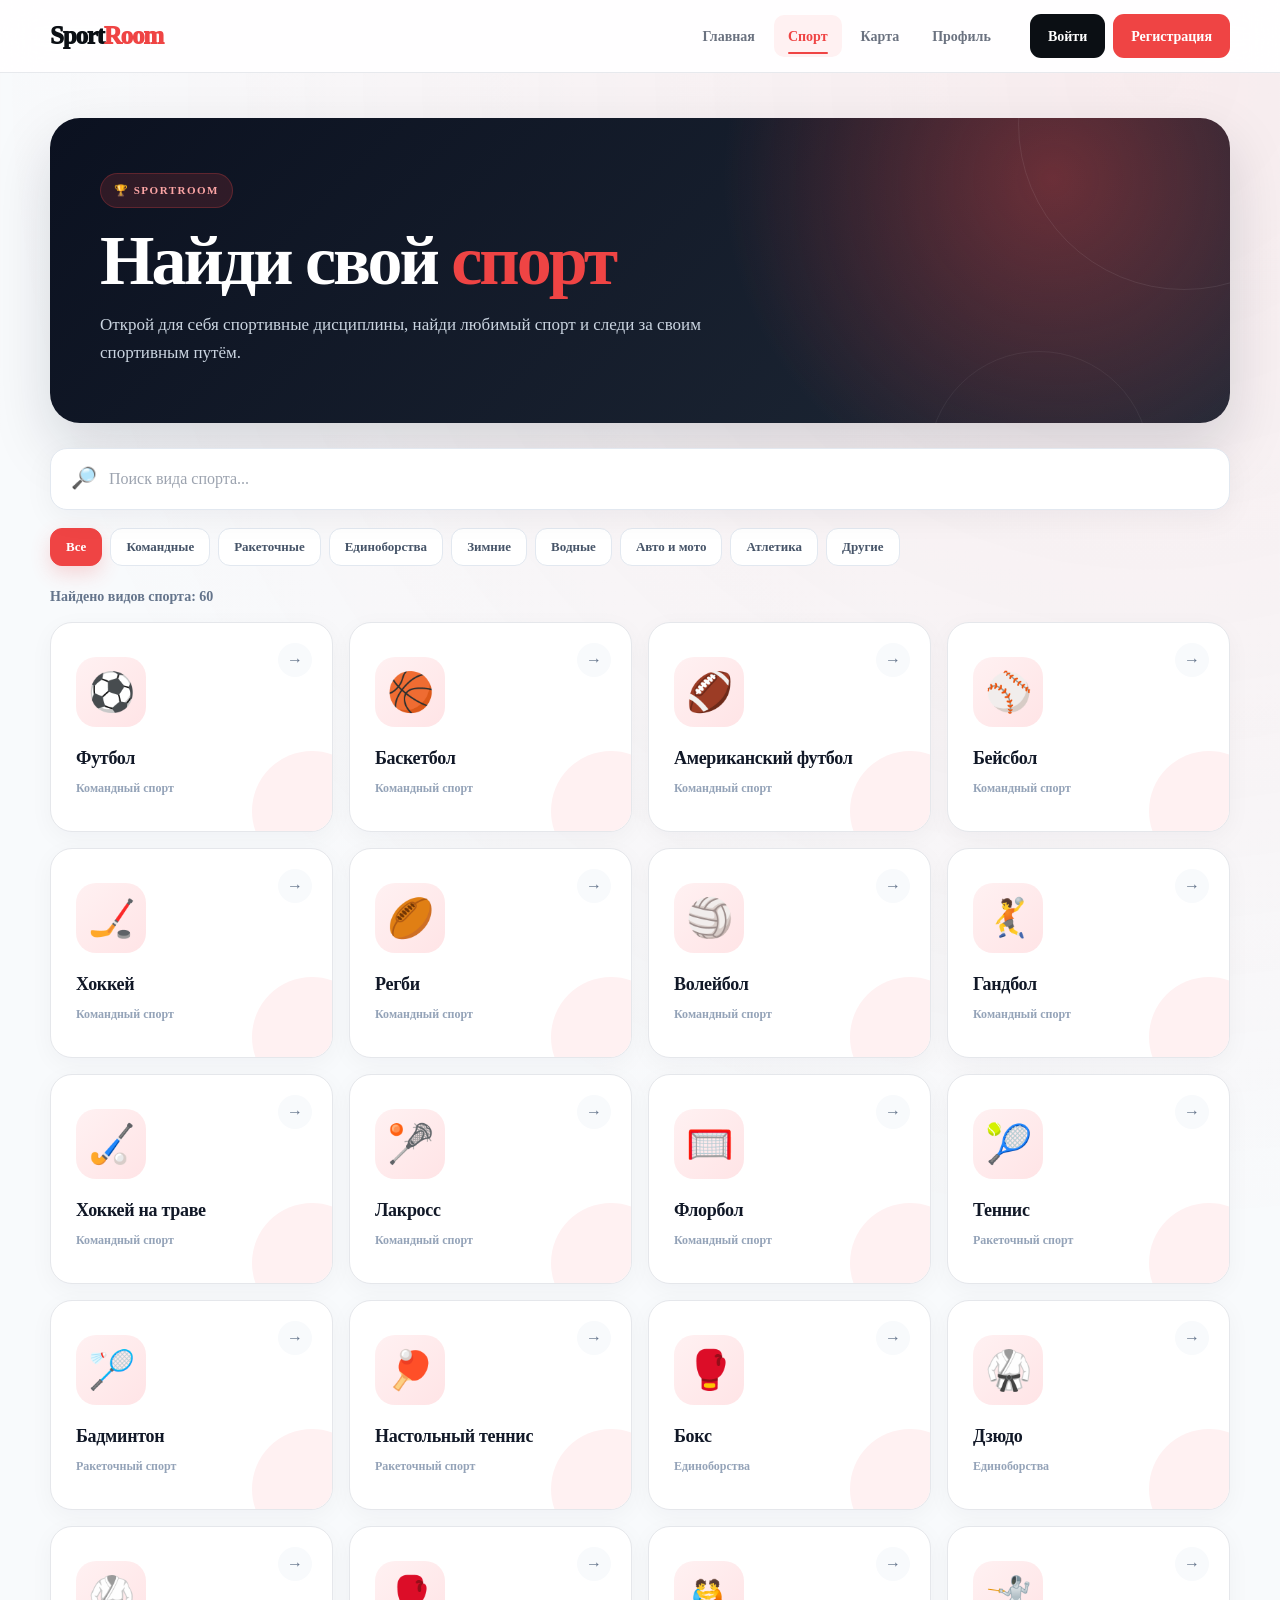
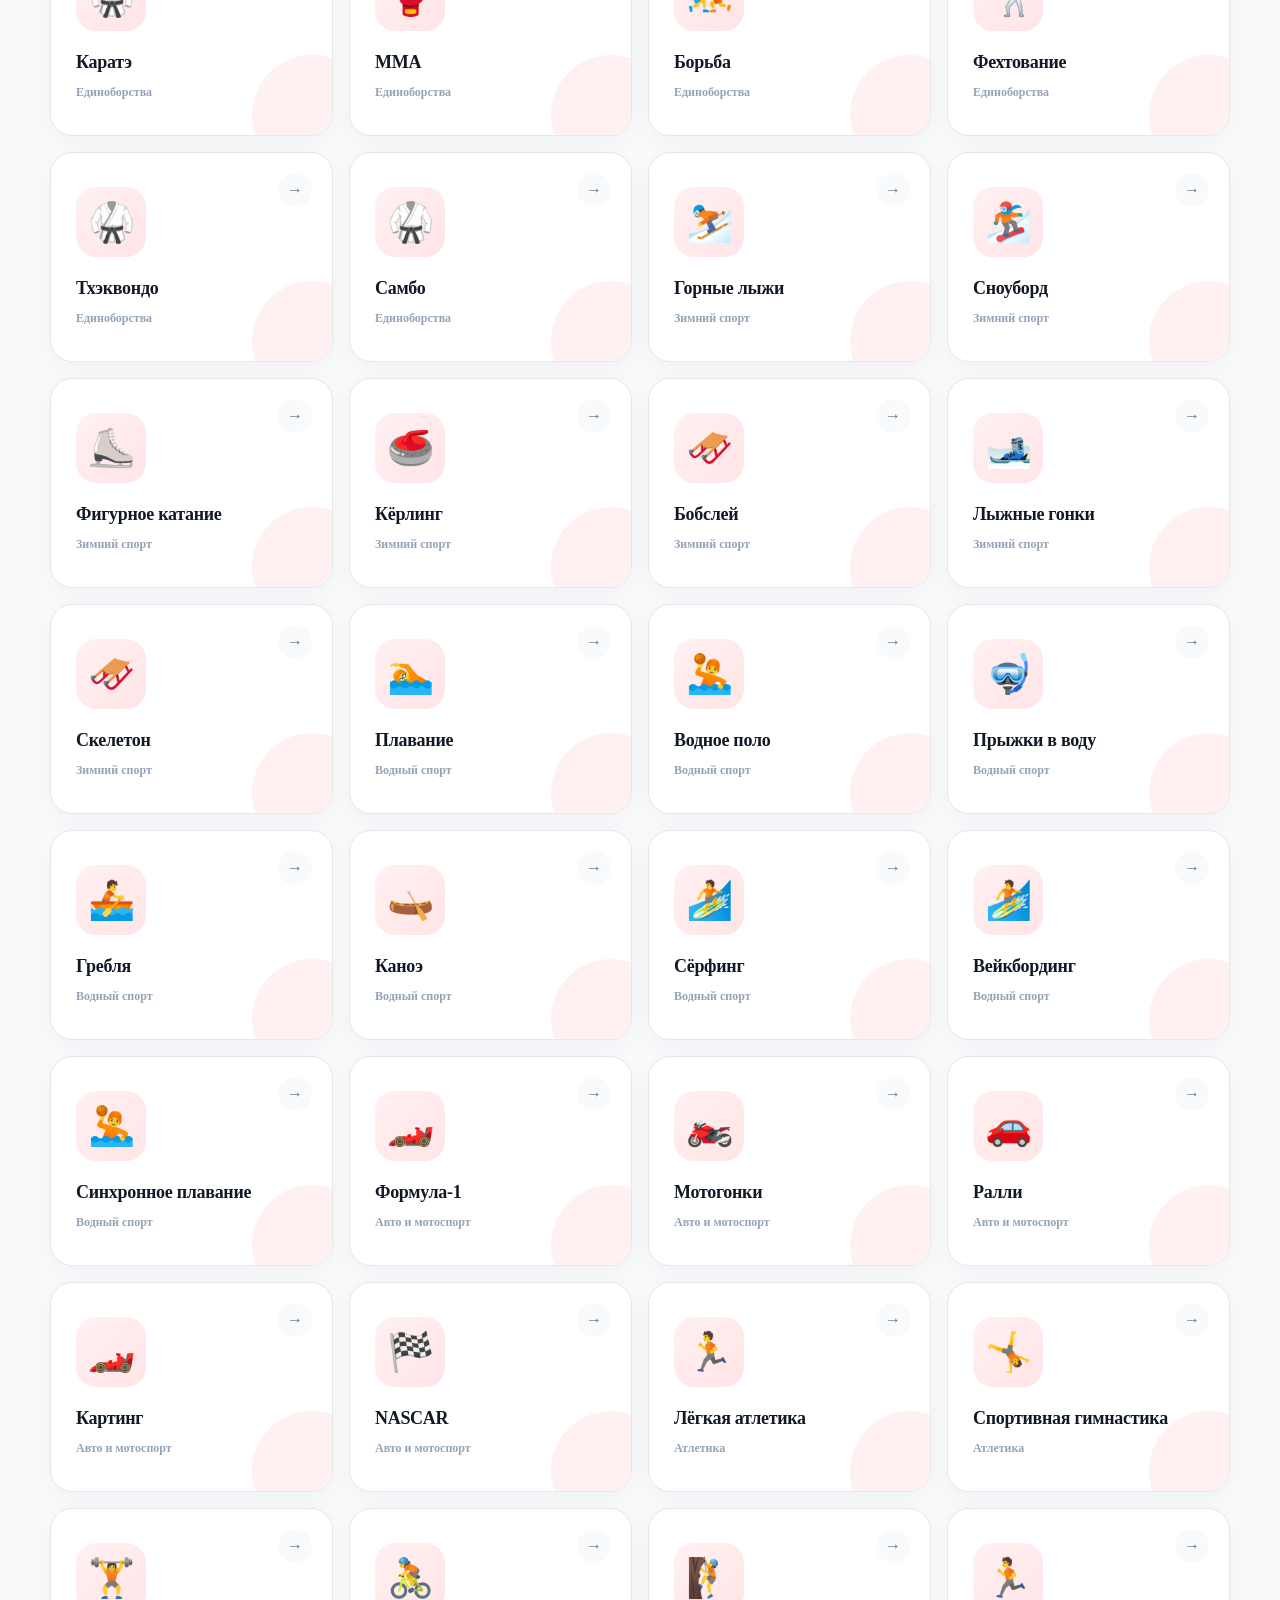
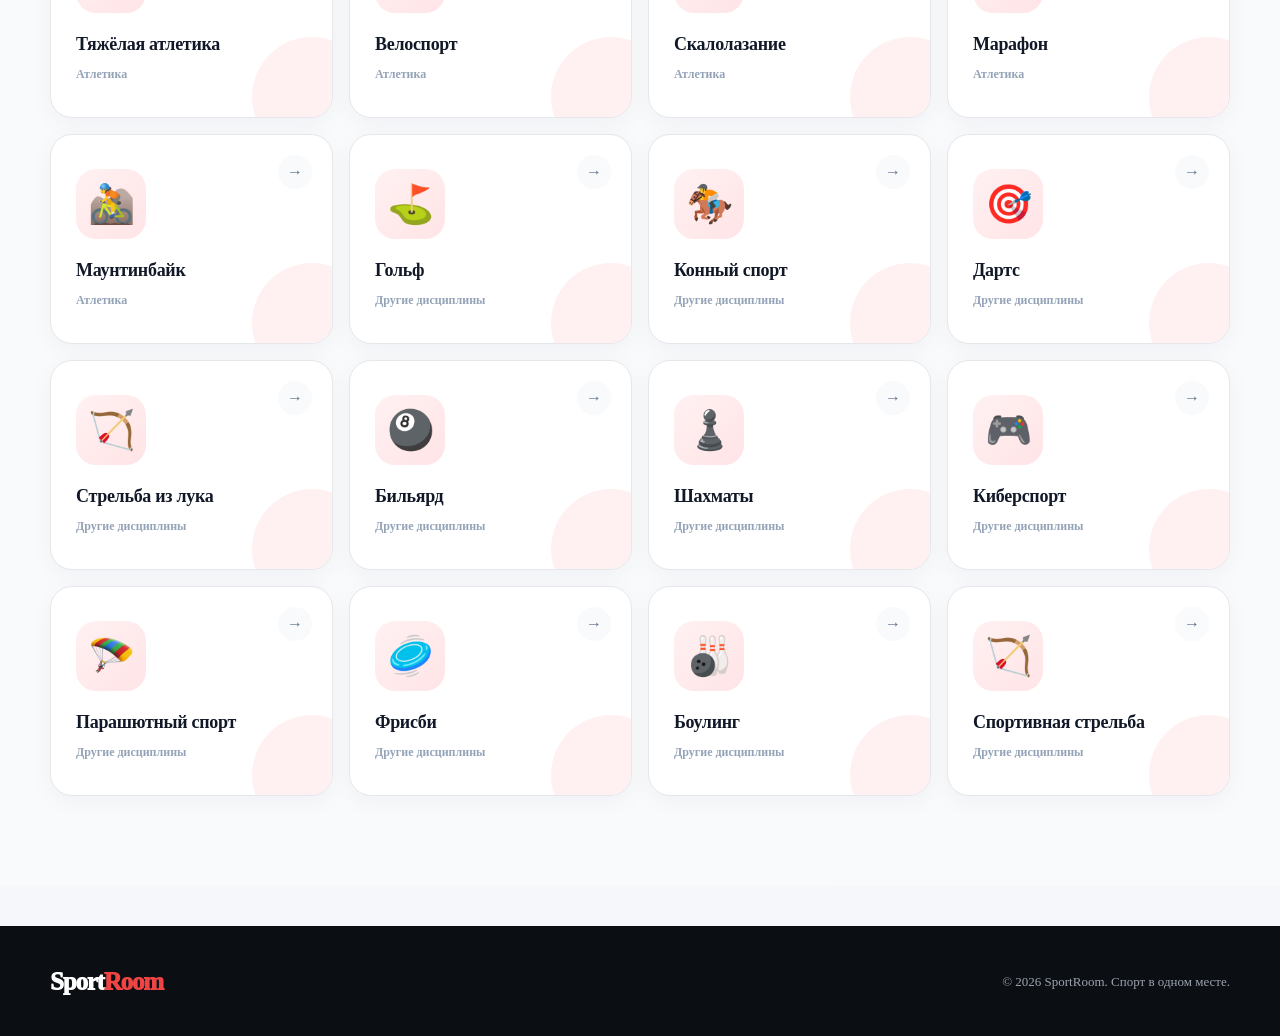
<file: sports.html>
<!DOCTYPE html>
<html lang="ru">
<head>
  <meta charset="UTF-8">

  <meta
    name="viewport"
    content="width=device-width, initial-scale=1.0, viewport-fit=cover"
  >

  <meta
    name="description"
    content="SportRoom — каталог видов спорта."
  >

  <meta name="theme-color" content="#0b0f14">

  <title>SportRoom — Спорт</title>

  <link rel="stylesheet" href="css/style.css">

  <style>

    /* =====================================================
       SPORTS PAGE
       ===================================================== */

    .sports-page {
      min-height: 100vh;
      padding: 45px 0 90px;

      background:
        radial-gradient(
          circle at 90% 0%,
          rgba(239,68,68,.08),
          transparent 28%
        ),
        #f8fafc;
    }

    .sports-page-inner {
      width: min(1180px, calc(100% - 36px));
      margin: 0 auto;
    }


    /* =====================================================
       HERO
       ===================================================== */

    .sports-hero {
      position: relative;
      overflow: hidden;

      padding: 55px 50px;

      margin-bottom: 25px;

      border-radius: 30px;

      background:
        radial-gradient(
          circle at 85% 20%,
          rgba(239,68,68,.38),
          transparent 32%
        ),
        linear-gradient(
          135deg,
          #0b1120,
          #1f2937
        );

      color: white;

      box-shadow:
        0 25px 60px rgba(15,23,42,.15);
    }

    .sports-hero::before {
      content: "";

      position: absolute;

      width: 330px;
      height: 330px;

      right: -120px;
      top: -160px;

      border:
        1px solid
        rgba(255,255,255,.08);

      border-radius: 50%;
    }

    .sports-hero::after {
      content: "";

      position: absolute;

      width: 220px;
      height: 220px;

      right: 80px;
      bottom: -150px;

      border:
        1px solid
        rgba(255,255,255,.06);

      border-radius: 50%;
    }

    .sports-hero-content {
      position: relative;
      z-index: 2;

      max-width: 720px;
    }

    .sports-hero-label {
      display: inline-flex;

      align-items: center;

      gap: 8px;

      margin-bottom: 18px;

      padding: 8px 13px;

      border:
        1px solid
        rgba(239,68,68,.25);

      border-radius: 30px;

      background:
        rgba(239,68,68,.15);

      color: #fca5a5;

      font-size: 11px;
      font-weight: 900;

      letter-spacing: 1.5px;
    }

    .sports-hero h1 {
      margin: 0 0 15px;

      font-size:
        clamp(42px, 7vw, 70px);

      line-height: 1;

      letter-spacing: -3px;
    }

    .sports-hero h1 span {
      color: #ef4444;
    }

    .sports-hero p {
      max-width: 650px;

      margin: 0;

      color: #cbd5e1;

      font-size: 17px;

      line-height: 1.7;
    }


    /* =====================================================
       SEARCH
       ===================================================== */

    .sports-search-box {
      position: relative;

      margin-bottom: 18px;
    }

    .sports-search {
      width: 100%;
      height: 62px;

      box-sizing: border-box;

      padding:
        0 55px 0 58px;

      border:
        1px solid
        #e2e8f0;

      border-radius: 17px;

      outline: none;

      background: white;

      color: #111827;

      font-size: 16px;

      box-shadow:
        0 8px 30px
        rgba(15,23,42,.05);

      transition: .2s;
    }

    .sports-search:focus {
      border-color: #fca5a5;

      box-shadow:
        0 0 0 4px
        rgba(239,68,68,.08);
    }

    .search-icon {
      position: absolute;

      left: 21px;
      top: 50%;

      transform:
        translateY(-50%);

      font-size: 21px;

      pointer-events: none;
    }

    .clear-search {
      position: absolute;

      right: 15px;
      top: 50%;

      transform:
        translateY(-50%);

      width: 34px;
      height: 34px;

      display: none;

      align-items: center;
      justify-content: center;

      border: 0;

      border-radius: 50%;

      background: #f1f5f9;

      color: #64748b;

      cursor: pointer;

      font-size: 17px;
    }

    .clear-search.show {
      display: flex;
    }


    /* =====================================================
       CATEGORIES
       ===================================================== */

    .sports-controls {
      display: flex;

      align-items: center;

      justify-content: space-between;

      gap: 15px;

      margin-bottom: 20px;
    }

    .category-buttons {
      display: flex;

      flex-wrap: wrap;

      gap: 8px;
    }

    .category-button {
      border:
        1px solid
        #e2e8f0;

      background: white;

      color: #475569;

      padding:
        10px 15px;

      border-radius: 12px;

      font-size: 13px;
      font-weight: 800;

      cursor: pointer;

      transition: .2s;
    }

    .category-button:hover {
      border-color: #fecaca;

      color: #dc2626;

      transform:
        translateY(-1px);
    }

    .category-button.active {
      background: #ef4444;

      border-color: #ef4444;

      color: white;

      box-shadow:
        0 8px 20px
        rgba(239,68,68,.20);
    }


    /* =====================================================
       RESULT
       ===================================================== */

    .sports-result {
      margin-bottom: 15px;

      color: #64748b;

      font-size: 14px;
      font-weight: 700;
    }


    /* =====================================================
       GRID
       ===================================================== */

    .sports-grid {
      display: grid;

      grid-template-columns:
        repeat(4, 1fr);

      gap: 16px;
    }


    /* =====================================================
       SPORT CARD
       ===================================================== */

    .sport-item {
      position: relative;

      min-height: 210px;

      display: flex;

      flex-direction: column;

      justify-content: center;

      align-items: flex-start;

      box-sizing: border-box;

      padding: 25px;

      overflow: hidden;

      border:
        1px solid
        #e5e7eb;

      border-radius: 22px;

      background: white;

      color: #111827;

      text-decoration: none;

      box-shadow:
        0 6px 25px
        rgba(15,23,42,.04);

      transition:
        transform .25s ease,
        box-shadow .25s ease,
        border-color .25s ease;
    }

    .sport-item::after {
      content: "";

      position: absolute;

      width: 120px;
      height: 120px;

      right: -40px;
      bottom: -40px;

      border-radius: 50%;

      background: #fff1f2;

      transition: .25s;
    }

    .sport-item:hover {
      transform:
        translateY(-7px);

      border-color: #fecaca;

      box-shadow:
        0 18px 40px
        rgba(15,23,42,.10);
    }

    .sport-item:hover::after {
      transform:
        scale(1.25);
    }


    /* =====================================================
       ICON
       ===================================================== */

    .sport-item-icon {
      position: relative;
      z-index: 2;

      width: 70px;
      height: 70px;

      display: flex;

      align-items: center;
      justify-content: center;

      margin-bottom: 18px;

      border-radius: 20px;

      background:
        linear-gradient(
          135deg,
          #fff1f2,
          #ffe4e6
        );

      font-size: 38px;

      transition: .25s;
    }

    .sport-item:hover
    .sport-item-icon {
      transform:
        scale(1.08)
        rotate(-3deg);
    }


    /* =====================================================
       TEXT
       ===================================================== */

    .sport-item h3 {
      position: relative;
      z-index: 2;

      margin: 0 0 7px;

      font-size: 18px;

      letter-spacing: -.3px;
    }

    .sport-item p {
      position: relative;
      z-index: 2;

      margin: 0;

      color: #94a3b8;

      font-size: 12px;

      font-weight: 700;
    }


    /* =====================================================
       ARROW
       ===================================================== */

    .sport-arrow {
      position: absolute;
      z-index: 3;

      right: 20px;
      top: 20px;

      width: 34px;
      height: 34px;

      display: flex;

      align-items: center;
      justify-content: center;

      border-radius: 50%;

      background: #f8fafc;

      color: #64748b;

      font-size: 16px;

      transition: .2s;
    }

    .sport-item:hover
    .sport-arrow {
      background: #ef4444;

      color: white;

      transform:
        translateX(3px);
    }


    /* =====================================================
       EMPTY
       ===================================================== */

    .empty-sports {
      grid-column: 1 / -1;

      padding: 70px 25px;

      border:
        1px solid
        #e5e7eb;

      border-radius: 22px;

      background: white;

      text-align: center;
    }

    .empty-sports-icon {
      margin-bottom: 15px;

      font-size: 52px;
    }

    .empty-sports h3 {
      margin: 0 0 8px;

      font-size: 22px;
    }

    .empty-sports p {
      margin: 0;

      color: #64748b;
    }


    /* =====================================================
       MOBILE
       ===================================================== */

    @media (max-width: 1000px) {

      .sports-grid {
        grid-template-columns:
          repeat(3, 1fr);
      }

    }


    @media (max-width: 750px) {

      .sports-page {
        padding: 30px 0 70px;
      }

      .sports-hero {
        padding: 38px 28px;

        border-radius: 24px;
      }

      .sports-hero h1 {
        font-size: 48px;

        letter-spacing: -2px;
      }

      .sports-hero p {
        font-size: 15px;
      }

      .sports-controls {
        align-items: flex-start;

        flex-direction: column;
      }

      .sports-grid {
        grid-template-columns:
          repeat(2, 1fr);

        gap: 11px;
      }

      .sport-item {
        min-height: 180px;

        padding: 18px;
      }

      .sport-item-icon {
        width: 58px;
        height: 58px;

        font-size: 31px;

        margin-bottom: 14px;
      }

      .sport-item h3 {
        font-size: 15px;
      }

    }


    @media (max-width: 430px) {

      .sports-page-inner {
        width:
          calc(100% - 24px);
      }

      .sports-hero {
        padding: 32px 22px;
      }

      .sports-hero h1 {
        font-size: 40px;
      }

      .sports-hero p {
        font-size: 15px;
      }

      .sports-search {
        height: 56px;

        padding-left: 50px;
      }

      .category-buttons {
        gap: 6px;
      }

      .category-button {
        padding:
          9px 12px;

        font-size: 12px;
      }

      .sports-grid {
        gap: 9px;
      }

      .sport-item {
        min-height: 165px;

        padding: 15px;

        border-radius: 18px;
      }

      .sport-item-icon {
        width: 52px;
        height: 52px;

        border-radius: 16px;

        font-size: 28px;
      }

      .sport-item h3 {
        font-size: 14px;
      }

      .sport-item p {
        font-size: 10px;
      }

      .sport-arrow {
        right: 12px;
        top: 12px;

        width: 29px;
        height: 29px;
      }

    }

  </style>
</head>


<body>


<!-- =====================================================
     HEADER
     ===================================================== -->

<header class="header">

  <div class="header-inner">

    <a
      href="index.html"
      class="logo"
    >
      Sport<span>Room</span>
    </a>


    <nav class="nav">

      <a href="index.html">
        Главная
      </a>

      <a
        href="sports.html"
        class="active"
      >
        Спорт
      </a>

      <!-- НОВАЯ ВКЛАДКА КАРТА -->

      <a href="map.html">
        Карта
      </a>

      <a href="profile.html">
        Профиль
      </a>

    </nav>


    <div class="header-buttons">

      <a
        href="login.html"
        class="button button-dark"
      >
        Войти
      </a>

      <a
        href="register.html"
        class="button button-red"
      >
        Регистрация
      </a>

    </div>

  </div>

</header>


<!-- =====================================================
     SPORTS
     ===================================================== -->

<main class="sports-page">

  <div class="sports-page-inner">


    <!-- HERO -->

    <section class="sports-hero">

      <div class="sports-hero-content">

        <div class="sports-hero-label">
          🏆 SPORTROOM
        </div>

        <h1>
          Найди свой
          <span>спорт</span>
        </h1>

        <p>
          Открой для себя спортивные
          дисциплины, найди любимый спорт
          и следи за своим спортивным путём.
        </p>

      </div>

    </section>


    <!-- SEARCH -->

    <div class="sports-search-box">

      <div class="search-icon">
        🔎
      </div>

      <input
        id="sportsSearch"
        class="sports-search"
        type="search"
        placeholder="Поиск вида спорта..."
        autocomplete="off"
      >

      <button
        id="clearSearch"
        class="clear-search"
        type="button"
        aria-label="Очистить поиск"
      >
        ×
      </button>

    </div>


    <!-- CATEGORIES -->

    <div class="sports-controls">

      <div class="category-buttons">

        <button
          class="category-button active"
          data-category="all"
          type="button"
        >
          Все
        </button>

        <button
          class="category-button"
          data-category="team"
          type="button"
        >
          Командные
        </button>

        <button
          class="category-button"
          data-category="racket"
          type="button"
        >
          Ракеточные
        </button>

        <button
          class="category-button"
          data-category="combat"
          type="button"
        >
          Единоборства
        </button>

        <button
          class="category-button"
          data-category="winter"
          type="button"
        >
          Зимние
        </button>

        <button
          class="category-button"
          data-category="water"
          type="button"
        >
          Водные
        </button>

        <button
          class="category-button"
          data-category="motor"
          type="button"
        >
          Авто и мото
        </button>

        <button
          class="category-button"
          data-category="athletics"
          type="button"
        >
          Атлетика
        </button>

        <button
          class="category-button"
          data-category="other"
          type="button"
        >
          Другие
        </button>

      </div>

    </div>


    <!-- RESULT -->

    <div
      id="sportsResult"
      class="sports-result"
    ></div>


    <!-- GRID -->

    <div
      id="sportsGrid"
      class="sports-grid"
    ></div>


  </div>

</main>


<!-- =====================================================
     FOOTER
     ===================================================== -->

<footer class="footer">

  <div class="footer-inner">

    <div class="logo">
      Sport<span>Room</span>
    </div>

    <p>
      © 2026 SportRoom. Спорт в одном месте.
    </p>

  </div>

</footer>


<!-- =====================================================
     MOBILE NAVIGATION
     ===================================================== -->

<nav class="mobile-nav">

  <a href="index.html">

    <span>🏠</span>

    Главная

  </a>


  <a
    href="sports.html"
    class="active"
  >

    <span>⚽</span>

    Спорт

  </a>


  <a href="map.html">

    <span>📍</span>

    Карта

  </a>


  <a href="profile.html">

    <span>👤</span>

    Профиль

  </a>

</nav>


<!-- =====================================================
     JAVASCRIPT
     ===================================================== -->

<script>


/* =====================================================
   SPORTS DATABASE
   ===================================================== */

const sports = [

  ["⚽", "Футбол", "team"],
  ["🏀", "Баскетбол", "team"],
  ["🏈", "Американский футбол", "team"],
  ["⚾", "Бейсбол", "team"],
  ["🏒", "Хоккей", "team"],
  ["🏉", "Регби", "team"],
  ["🏐", "Волейбол", "team"],
  ["🤾", "Гандбол", "team"],
  ["🏑", "Хоккей на траве", "team"],
  ["🥍", "Лакросс", "team"],
  ["🥅", "Флорбол", "team"],

  ["🎾", "Теннис", "racket"],
  ["🏸", "Бадминтон", "racket"],
  ["🏓", "Настольный теннис", "racket"],

  ["🥊", "Бокс", "combat"],
  ["🥋", "Дзюдо", "combat"],
  ["🥋", "Каратэ", "combat"],
  ["🥊", "ММА", "combat"],
  ["🤼", "Борьба", "combat"],
  ["🤺", "Фехтование", "combat"],
  ["🥋", "Тхэквондо", "combat"],
  ["🥋", "Самбо", "combat"],

  ["⛷️", "Горные лыжи", "winter"],
  ["🏂", "Сноуборд", "winter"],
  ["⛸️", "Фигурное катание", "winter"],
  ["🥌", "Кёрлинг", "winter"],
  ["🛷", "Бобслей", "winter"],
  ["🎿", "Лыжные гонки", "winter"],
  ["🛷", "Скелетон", "winter"],

  ["🏊", "Плавание", "water"],
  ["🤽", "Водное поло", "water"],
  ["🤿", "Прыжки в воду", "water"],
  ["🚣", "Гребля", "water"],
  ["🛶", "Каноэ", "water"],
  ["🏄", "Сёрфинг", "water"],
  ["🏄", "Вейкбординг", "water"],
  ["🤽", "Синхронное плавание", "water"],

  ["🏎️", "Формула-1", "motor"],
  ["🏍️", "Мотогонки", "motor"],
  ["🚗", "Ралли", "motor"],
  ["🏎️", "Картинг", "motor"],
  ["🏁", "NASCAR", "motor"],

  ["🏃", "Лёгкая атлетика", "athletics"],
  ["🤸", "Спортивная гимнастика", "athletics"],
  ["🏋️", "Тяжёлая атлетика", "athletics"],
  ["🚴", "Велоспорт", "athletics"],
  ["🧗", "Скалолазание", "athletics"],
  ["🏃", "Марафон", "athletics"],
  ["🚵", "Маунтинбайк", "athletics"],

  ["⛳", "Гольф", "other"],
  ["🏇", "Конный спорт", "other"],
  ["🎯", "Дартс", "other"],
  ["🏹", "Стрельба из лука", "other"],
  ["🎱", "Бильярд", "other"],
  ["♟️", "Шахматы", "other"],
  ["🎮", "Киберспорт", "other"],
  ["🪂", "Парашютный спорт", "other"],
  ["🥏", "Фрисби", "other"],
  ["🎳", "Боулинг", "other"],
  ["🏹", "Спортивная стрельба", "other"]

];


/* =====================================================
   CATEGORY NAMES
   ===================================================== */

const categoryNames = {

  all: "Все категории",

  team: "Командный спорт",

  racket: "Ракеточный спорт",

  combat: "Единоборства",

  winter: "Зимний спорт",

  water: "Водный спорт",

  motor: "Авто и мотоспорт",

  athletics: "Атлетика",

  other: "Другие дисциплины"

};


/* =====================================================
   VARIABLES
   ===================================================== */

let currentCategory = "all";


const searchInput =
  document.getElementById(
    "sportsSearch"
  );


const clearSearch =
  document.getElementById(
    "clearSearch"
  );


const grid =
  document.getElementById(
    "sportsGrid"
  );


const result =
  document.getElementById(
    "sportsResult"
  );


/* =====================================================
   RENDER
   ===================================================== */

function renderSports() {

  const search =
    searchInput.value
      .trim()
      .toLowerCase();


  clearSearch.classList.toggle(
    "show",
    search.length > 0
  );


  const filtered =
    sports.filter(
      sport => {

        const name =
          sport[1]
            .toLowerCase();


        const matchesSearch =
          name.includes(search);


        const matchesCategory =
          currentCategory === "all" ||
          sport[2] === currentCategory;


        return (
          matchesSearch &&
          matchesCategory
        );

      }
    );


  result.textContent =
    `Найдено видов спорта: ${filtered.length}`;


  if (!filtered.length) {

    grid.innerHTML = `

      <div class="empty-sports">

        <div class="empty-sports-icon">
          🔎
        </div>

        <h3>
          Ничего не найдено
        </h3>

        <p>
          Попробуй изменить поиск
          или выбрать другую категорию.
        </p>

      </div>

    `;

    return;

  }


  grid.innerHTML =
    filtered
      .map(
        sport => `

          <a
            class="sport-item"
            href="sport.html?sport=${encodeURIComponent(sport[1])}"
          >

            <span class="sport-arrow">
              →
            </span>

            <div class="sport-item-icon">
              ${sport[0]}
            </div>

            <h3>
              ${sport[1]}
            </h3>

            <p>
              ${categoryNames[sport[2]]}
            </p>

          </a>

        `
      )
      .join("");

}


/* =====================================================
   SEARCH
   ===================================================== */

searchInput.addEventListener(
  "input",
  renderSports
);


clearSearch.addEventListener(
  "click",
  function() {

    searchInput.value = "";

    searchInput.focus();

    renderSports();

  }
);


/* =====================================================
   CATEGORIES
   ===================================================== */

document
  .querySelectorAll(
    ".category-button"
  )
  .forEach(
    button => {

      button.addEventListener(
        "click",
        function() {

          currentCategory =
            this.dataset.category;


          document
            .querySelectorAll(
              ".category-button"
            )
            .forEach(
              item => {

                item.classList.remove(
                  "active"
                );

              }
            );


          this.classList.add(
            "active"
          );


          renderSports();

        }
      );

    }
  );


/* =====================================================
   URL SEARCH
   ===================================================== */

const params =
  new URLSearchParams(
    window.location.search
  );


const sportFromUrl =
  params.get("sport");


if (sportFromUrl) {

  searchInput.value =
    sportFromUrl;

}


/* =====================================================
   START
   ===================================================== */

renderSports();

</script>


</body>
</html>
</file>
<file: css/style.css>
/* =========================================================
   SPORTROOM — GLOBAL DESIGN SYSTEM
   ========================================================= */

:root {
  --red: #ef4444;
  --red-dark: #dc2626;
  --red-light: #fff1f2;

  --black: #0b0f14;
  --black-2: #111827;
  --dark: #1f2937;

  --white: #ffffff;
  --bg: #f5f7fa;
  --bg-2: #eef1f5;

  --text: #111827;
  --text-2: #374151;
  --muted: #6b7280;
  --muted-2: #9ca3af;

  --border: #e5e7eb;

  --shadow-sm: 0 4px 15px rgba(0, 0, 0, .04);
  --shadow: 0 12px 35px rgba(0, 0, 0, .07);
  --shadow-lg: 0 25px 70px rgba(0, 0, 0, .12);

  --radius-sm: 10px;
  --radius: 16px;
  --radius-lg: 24px;
  --radius-xl: 30px;

  --container: 1180px;

  --transition: .22s ease;
}


/* =========================================================
   RESET
   ========================================================= */

* {
  box-sizing: border-box;
  margin: 0;
  padding: 0;
}

html {
  scroll-behavior: smooth;
}

body {
  min-height: 100vh;

  font-family:
    Inter,
    -apple-system,
    BlinkMacSystemFont,
    "Segoe UI",
    Roboto,
    Arial,
    sans-serif;

  background:
    radial-gradient(
      circle at 50% -10%,
      rgba(239, 68, 68, .045),
      transparent 35%
    ),
    var(--bg);

  color: var(--text);

  line-height: 1.5;

  -webkit-font-smoothing: antialiased;
  text-rendering: optimizeLegibility;
}

body,
button,
input,
select,
textarea {
  font-family: inherit;
}

button,
a,
input,
select,
textarea {
  -webkit-tap-highlight-color: transparent;
}

button {
  cursor: pointer;
}

a {
  color: inherit;
  text-decoration: none;
}

img {
  display: block;
  max-width: 100%;
}

ul,
ol {
  list-style: none;
}


/* =========================================================
   GLOBAL CONTAINER
   ========================================================= */

.container {
  width: min(
    var(--container),
    calc(100% - 40px)
  );

  margin-inline: auto;
}


/* =========================================================
   HEADER
   ========================================================= */

.header {
  position: sticky;
  top: 0;
  z-index: 100;

  width: 100%;

  background: rgba(255, 255, 255, .92);

  border-bottom: 1px solid rgba(229, 231, 235, .9);

  backdrop-filter: blur(18px);
  -webkit-backdrop-filter: blur(18px);
}

.header-inner {
  width: min(
    var(--container),
    calc(100% - 40px)
  );

  min-height: 72px;

  margin: auto;

  display: flex;
  align-items: center;
  justify-content: space-between;

  gap: 25px;
}


/* =========================================================
   LOGO
   ========================================================= */

.logo {
  display: inline-flex;
  align-items: center;

  flex-shrink: 0;

  font-size: 25px;
  font-weight: 950;

  letter-spacing: -1.2px;

  color: var(--black);

  transition: var(--transition);
}

.logo:hover {
  transform: translateY(-1px);
}

.logo span {
  color: var(--red);
}


/* =========================================================
   NAVIGATION
   ========================================================= */

.nav {
  display: flex;
  align-items: center;

  gap: 5px;

  margin-left: auto;
}

.nav a {
  position: relative;

  display: inline-flex;
  align-items: center;
  justify-content: center;

  min-height: 42px;

  padding: 0 14px;

  border-radius: 10px;

  color: var(--muted);

  font-size: 14px;
  font-weight: 750;

  transition: var(--transition);
}

.nav a:hover {
  background: var(--bg);
  color: var(--text);
}

.nav a.active {
  color: var(--red);
  background: var(--red-light);
}

.nav a.active::after {
  content: "";

  position: absolute;

  left: 14px;
  right: 14px;
  bottom: 3px;

  height: 2px;

  border-radius: 10px;

  background: var(--red);
}


/* =========================================================
   HEADER BUTTONS
   ========================================================= */

.header-buttons {
  display: flex;
  align-items: center;

  gap: 8px;

  flex-shrink: 0;
}


/* =========================================================
   BUTTONS
   ========================================================= */

.button {
  display: inline-flex;

  align-items: center;
  justify-content: center;

  min-height: 44px;

  padding: 0 17px;

  border-radius: 11px;

  border: 1px solid transparent;

  font-size: 14px;
  font-weight: 850;

  white-space: nowrap;

  transition:
    transform var(--transition),
    background var(--transition),
    color var(--transition),
    border-color var(--transition),
    box-shadow var(--transition);
}

.button:hover {
  transform: translateY(-2px);
}

.button:active {
  transform: translateY(0);
}

.button-dark {
  background: var(--black);
  color: white;
}

.button-dark:hover {
  background: var(--black-2);
  box-shadow: 0 8px 20px rgba(0, 0, 0, .12);
}

.button-red {
  background: var(--red);
  color: white;
}

.button-red:hover {
  background: var(--red-dark);

  box-shadow:
    0 8px 25px rgba(239, 68, 68, .25);
}

.button-outline {
  background: white;

  border-color: var(--border);

  color: var(--text);
}

.button-outline:hover {
  border-color: #fecaca;
  color: var(--red);
}

.button-light {
  background: var(--red-light);
  color: var(--red-dark);
}


/* =========================================================
   SECTION LABEL
   ========================================================= */

.section-label {
  display: inline-flex;
  align-items: center;
  gap: 7px;

  margin-bottom: 12px;

  color: var(--red);

  font-size: 11px;
  font-weight: 950;

  letter-spacing: 1.6px;

  text-transform: uppercase;
}

.section-label::before {
  content: "";

  width: 22px;
  height: 2px;

  border-radius: 10px;

  background: var(--red);
}


/* =========================================================
   CARDS
   ========================================================= */

.card {
  background: var(--white);

  border: 1px solid var(--border);

  border-radius: var(--radius-lg);

  box-shadow: var(--shadow-sm);

  transition:
    transform var(--transition),
    box-shadow var(--transition),
    border-color var(--transition);
}

.card:hover {
  transform: translateY(-3px);

  border-color: #dfe3e8;

  box-shadow: var(--shadow);
}


/* =========================================================
   FORMS
   ========================================================= */

input,
select,
textarea {
  border: 1px solid #d1d5db;

  outline: none;

  background: white;

  color: var(--text);

  transition:
    border-color var(--transition),
    box-shadow var(--transition);
}

input:focus,
select:focus,
textarea:focus {
  border-color: var(--red);

  box-shadow:
    0 0 0 4px rgba(239, 68, 68, .10);
}

input::placeholder,
textarea::placeholder {
  color: var(--muted-2);
}


/* =========================================================
   FOOTER
   ========================================================= */

.footer {
  margin-top: 40px;

  background: var(--black);

  color: white;
}

.footer-inner {
  width: min(
    var(--container),
    calc(100% - 40px)
  );

  min-height: 110px;

  margin: auto;

  display: flex;
  align-items: center;
  justify-content: space-between;

  gap: 20px;
}

.footer .logo {
  color: white;
}

.footer p {
  color: #9ca3af;

  font-size: 13px;
}


/* =========================================================
   MOBILE BOTTOM NAV
   ========================================================= */

.mobile-nav {
  display: none;
}


/* =========================================================
   SCROLLBAR
   ========================================================= */

::-webkit-scrollbar {
  width: 9px;
}

::-webkit-scrollbar-track {
  background: var(--bg);
}

::-webkit-scrollbar-thumb {
  background: #d1d5db;

  border-radius: 20px;
}

::-webkit-scrollbar-thumb:hover {
  background: #9ca3af;
}


/* =========================================================
   SELECTION
   ========================================================= */

::selection {
  background: rgba(239, 68, 68, .18);
  color: var(--text);
}


/* =========================================================
   ANIMATIONS
   ========================================================= */

@keyframes sportroomFadeUp {
  from {
    opacity: 0;
    transform: translateY(14px);
  }

  to {
    opacity: 1;
    transform: translateY(0);
  }
}

@keyframes sportroomFade {
  from {
    opacity: 0;
  }

  to {
    opacity: 1;
  }
}

.fade-up {
  animation:
    sportroomFadeUp .55s ease both;
}


/* =========================================================
   TABLET
   ========================================================= */

@media (max-width: 900px) {

  .header-inner {
    min-height: 68px;
  }

  .nav {
    gap: 2px;
  }

  .nav a {
    padding-inline: 10px;
    font-size: 13px;
  }

  .header-buttons .button {
    padding-inline: 13px;
  }

}


/* =========================================================
   MOBILE
   ========================================================= */

@media (max-width: 700px) {

  body {
    padding-bottom: 70px;
  }

  .container {
    width: min(
      100% - 28px,
      var(--container)
    );
  }

  .header {
    position: sticky;
    top: 0;
  }

  .header-inner {
    width: calc(100% - 28px);

    min-height: 60px;

    gap: 12px;
  }

  .logo {
    font-size: 22px;
  }

  .nav {
    display: none;
  }

  .header-buttons {
    margin-left: auto;
  }

  .header-buttons .button {
    min-height: 39px;

    padding: 0 11px;

    font-size: 12px;
  }

  .header-buttons .button-dark {
    display: none;
  }


  /* Mobile bottom navigation */

  .mobile-nav {
    position: fixed;

    display: flex;

    left: 10px;
    right: 10px;
    bottom: 10px;

    z-index: 200;

    min-height: 60px;

    padding: 6px;

    background: rgba(17, 24, 39, .96);

    border: 1px solid rgba(255,255,255,.08);

    border-radius: 20px;

    box-shadow:
      0 15px 45px rgba(0,0,0,.25);

    backdrop-filter: blur(18px);
    -webkit-backdrop-filter: blur(18px);
  }

  .mobile-nav a {
    flex: 1;

    display: flex;

    flex-direction: column;

    align-items: center;
    justify-content: center;

    gap: 2px;

    min-width: 0;

    border-radius: 14px;

    color: #9ca3af;

    font-size: 10px;
    font-weight: 750;

    transition: var(--transition);
  }

  .mobile-nav a span {
    font-size: 20px;

    line-height: 1;
  }

  .mobile-nav a.active {
    background: var(--red);

    color: white;
  }


  .footer {
    margin-top: 25px;
  }

  .footer-inner {
    width: calc(100% - 28px);

    min-height: 100px;

    padding: 20px 0;

    flex-direction: column;

    justify-content: center;

    text-align: center;
  }

}


/* =========================================================
   SMALL PHONES
   ========================================================= */

@media (max-width: 390px) {

  .header-inner {
    width: calc(100% - 20px);
  }

  .logo {
    font-size: 20px;
  }

  .header-buttons .button-red {
    padding-inline: 10px;
  }

  .mobile-nav {
    left: 7px;
    right: 7px;
    bottom: 7px;
  }

}


/* =========================================================
   TOUCH DEVICES
   ========================================================= */

@media (hover: none) {

  .button:hover,
  .card:hover,
  .logo:hover {
    transform: none;
  }

}


/* =========================================================
   REDUCED MOTION
   ========================================================= */

@media (prefers-reduced-motion: reduce) {

  *,
  *::before,
  *::after {
    scroll-behavior: auto !important;
    animation-duration: .01ms !important;
    animation-iteration-count: 1 !important;
    transition-duration: .01ms !important;
  }

}
/* =========================================================
   SPORTROOM — HOME PAGE
   ========================================================= */


/* =========================================================
   HERO
   ========================================================= */

.hero {
  position: relative;

  width: min(
    var(--container),
    calc(100% - 40px)
  );

  min-height: 650px;

  margin: 35px auto 0;

  padding: 80px 65px;

  display: grid;

  grid-template-columns:
    minmax(0, 1.05fr)
    minmax(360px, .95fr);

  align-items: center;

  gap: 40px;

  overflow: hidden;

  border-radius: var(--radius-xl);

  background:
    radial-gradient(
      circle at 80% 20%,
      rgba(239, 68, 68, .24),
      transparent 30%
    ),
    radial-gradient(
      circle at 20% 90%,
      rgba(239, 68, 68, .10),
      transparent 30%
    ),
    linear-gradient(
      135deg,
      #080b10,
      #111827 65%,
      #171d29
    );

  box-shadow: var(--shadow-lg);

  color: white;
}


/* subtle grid */

.hero::before {
  content: "";

  position: absolute;

  inset: 0;

  opacity: .045;

  background-image:
    linear-gradient(
      rgba(255,255,255,.5) 1px,
      transparent 1px
    ),
    linear-gradient(
      90deg,
      rgba(255,255,255,.5) 1px,
      transparent 1px
    );

  background-size: 45px 45px;

  pointer-events: none;
}


/* =========================================================
   HERO CONTENT
   ========================================================= */

.hero-content {
  position: relative;

  z-index: 2;

  max-width: 620px;
}

.hero-badge {
  display: inline-flex;

  align-items: center;

  gap: 8px;

  margin-bottom: 22px;

  padding: 8px 12px;

  border: 1px solid rgba(255,255,255,.1);

  border-radius: 30px;

  background: rgba(255,255,255,.06);

  color: #fca5a5;

  font-size: 11px;

  font-weight: 950;

  letter-spacing: 1.5px;
}

.hero-badge span {
  font-size: 16px;
}


.hero h1 {
  margin: 0;

  max-width: 700px;

  font-size: clamp(
    48px,
    6vw,
    78px
  );

  line-height: .98;

  letter-spacing: -4px;

  font-weight: 950;
}

.hero h1 span {
  display: block;

  color: var(--red);
}


.hero-description {
  max-width: 560px;

  margin: 28px 0 0;

  color: #aeb8c7;

  font-size: 17px;

  line-height: 1.7;
}


/* =========================================================
   HERO BUTTONS
   ========================================================= */

.hero-buttons {
  display: flex;

  flex-wrap: wrap;

  gap: 10px;

  margin-top: 32px;
}

.button-large {
  min-height: 52px;

  padding: 0 21px;

  border-radius: 13px;

  font-size: 14px;
}

.button-large span {
  margin-left: 8px;

  font-size: 17px;
}


/* =========================================================
   HERO STATS
   ========================================================= */

.hero-stats {
  display: flex;

  align-items: center;

  gap: 30px;

  margin-top: 42px;

  padding-top: 24px;

  border-top: 1px solid rgba(255,255,255,.1);
}

.hero-stat {
  display: flex;

  flex-direction: column;

  gap: 2px;
}

.hero-stat strong {
  font-size: 20px;

  line-height: 1;

  font-weight: 900;
}

.hero-stat span {
  color: #8e99aa;

  font-size: 11px;

  font-weight: 650;
}


/* =========================================================
   HERO VISUAL
   ========================================================= */

.hero-visual {
  position: relative;

  min-height: 450px;

  display: flex;

  align-items: center;

  justify-content: center;

  z-index: 2;
}


.hero-glow {
  position: absolute;

  width: 300px;

  height: 300px;

  border-radius: 50%;

  background: rgba(239,68,68,.18);

  filter: blur(55px);
}


/* =========================================================
   HERO CIRCLES
   ========================================================= */

.hero-circle {
  position: absolute;

  border-radius: 50%;

  border: 1px solid rgba(255,255,255,.07);
}

.hero-circle-one {
  width: 370px;

  height: 370px;
}

.hero-circle-two {
  width: 500px;

  height: 500px;

  border-color: rgba(255,255,255,.035);
}


/* =========================================================
   HERO MAIN CARD
   ========================================================= */

.hero-main-card {
  position: relative;

  z-index: 3;

  width: min(
    310px,
    80%
  );

  min-height: 330px;

  padding: 35px;

  display: flex;

  flex-direction: column;

  justify-content: flex-end;

  border: 1px solid rgba(255,255,255,.13);

  border-radius: 30px;

  background:
    linear-gradient(
      145deg,
      rgba(255,255,255,.13),
      rgba(255,255,255,.035)
    );

  box-shadow:
    0 35px 80px rgba(0,0,0,.35);

  backdrop-filter: blur(15px);
  -webkit-backdrop-filter: blur(15px);

  transform: rotate(-4deg);

  transition: .35s ease;
}

.hero-main-card:hover {
  transform:
    rotate(0deg)
    translateY(-6px);
}


.hero-main-icon {
  width: 145px;

  height: 145px;

  margin: auto;

  display: flex;

  align-items: center;

  justify-content: center;

  border-radius: 35px;

  background:
    linear-gradient(
      145deg,
      rgba(239,68,68,.3),
      rgba(239,68,68,.06)
    );

  border: 1px solid rgba(255,255,255,.12);

  font-size: 82px;

  box-shadow:
    0 20px 50px rgba(0,0,0,.25);
}


.hero-main-text {
  display: flex;

  flex-direction: column;

  gap: 3px;

  margin-top: 25px;
}

.hero-main-text span {
  color: #8e99aa;

  font-size: 9px;

  font-weight: 900;

  letter-spacing: 1.4px;
}

.hero-main-text strong {
  font-size: 28px;

  font-weight: 900;
}

.hero-main-text small {
  color: #9ca3af;

  font-size: 12px;
}


/* =========================================================
   FLOATING CARDS
   ========================================================= */

.floating-card {
  position: absolute;

  z-index: 5;

  display: flex;

  align-items: center;

  gap: 10px;

  padding: 13px 15px;

  border: 1px solid rgba(255,255,255,.1);

  border-radius: 14px;

  background: rgba(17,24,39,.85);

  box-shadow:
    0 15px 35px rgba(0,0,0,.3);

  backdrop-filter: blur(12px);

  -webkit-backdrop-filter: blur(12px);

  white-space: nowrap;
}

.floating-card > span {
  width: 35px;

  height: 35px;

  display: flex;

  align-items: center;

  justify-content: center;

  border-radius: 10px;

  background: rgba(255,255,255,.08);

  font-size: 18px;
}

.floating-card div {
  display: flex;

  flex-direction: column;

  gap: 1px;
}

.floating-card strong {
  color: white;

  font-size: 12px;
}

.floating-card small {
  color: #8e99aa;

  font-size: 9px;
}

.card-one {
  top: 60px;

  right: 10px;

  animation:
    sportroomFloat 4s ease-in-out infinite;
}

.card-two {
  bottom: 70px;

  left: 0;

  animation:
    sportroomFloat 4s ease-in-out infinite 1s;
}


@keyframes sportroomFloat {

  0%,
  100% {
    transform: translateY(0);
  }

  50% {
    transform: translateY(-9px);
  }

}


/* =========================================================
   SECTION
   ========================================================= */

.section {
  width: min(
    var(--container),
    calc(100% - 40px)
  );

  margin: 100px auto 0;
}

.section-title {
  display: flex;

  align-items: flex-end;

  justify-content: space-between;

  gap: 30px;

  margin-bottom: 30px;
}

.section-title h2 {
  margin-top: 4px;

  font-size: clamp(
    30px,
    4vw,
    42px
  );

  line-height: 1.05;

  letter-spacing: -1.8px;

  font-weight: 950;
}

.section-description {
  max-width: 520px;

  margin-top: 10px;

  color: var(--muted);

  font-size: 14px;
}


.view-all {
  display: inline-flex;

  align-items: center;

  gap: 7px;

  flex-shrink: 0;

  color: var(--text);

  font-size: 13px;

  font-weight: 850;

  transition: var(--transition);
}

.view-all span {
  color: var(--red);

  font-size: 17px;

  transition: var(--transition);
}

.view-all:hover {
  color: var(--red);
}

.view-all:hover span {
  transform: translateX(4px);
}


/* =========================================================
   SPORTS GRID
   ========================================================= */

.sport-grid {
  display: grid;

  grid-template-columns:
    repeat(3, 1fr);

  gap: 16px;
}


/* =========================================================
   SPORT CARD
   ========================================================= */

.sport-card {
  position: relative;

  min-height: 205px;

  padding: 23px;

  display: flex;

  flex-direction: column;

  justify-content: space-between;

  overflow: hidden;

  border: 1px solid var(--border);

  border-radius: 20px;

  background: white;

  box-shadow: var(--shadow-sm);

  transition:
    transform var(--transition),
    border-color var(--transition),
    box-shadow var(--transition);
}

.sport-card::before {
  content: "";

  position: absolute;

  width: 120px;

  height: 120px;

  right: -55px;

  bottom: -55px;

  border-radius: 50%;

  background: var(--red-light);

  transition: .3s ease;
}

.sport-card:hover {
  transform: translateY(-6px);

  border-color: #fecaca;

  box-shadow:
    0 18px 40px rgba(0,0,0,.08);
}

.sport-card:hover::before {
  width: 170px;

  height: 170px;
}


.sport-card-top {
  position: relative;

  z-index: 2;

  display: flex;

  align-items: flex-start;

  justify-content: space-between;
}


.sport-card-icon {
  width: 58px;

  height: 58px;

  display: flex;

  align-items: center;

  justify-content: center;

  border-radius: 16px;

  background: var(--red-light);

  font-size: 29px;

  transition: .3s ease;
}

.sport-card:hover .sport-card-icon {
  transform: scale(1.08) rotate(-3deg);
}


.sport-arrow {
  width: 30px;

  height: 30px;

  display: flex;

  align-items: center;

  justify-content: center;

  border-radius: 50%;

  background: var(--bg);

  color: var(--muted);

  font-size: 15px;

  transition: var(--transition);
}

.sport-card:hover .sport-arrow {
  background: var(--red);

  color: white;

  transform: rotate(8deg);
}


.sport-card-content {
  position: relative;

  z-index: 2;
}

.sport-card h3 {
  margin-bottom: 3px;

  font-size: 20px;

  font-weight: 900;

  letter-spacing: -.4px;
}

.sport-card p {
  color: var(--muted);

  font-size: 12px;
}


/* =========================================================
   ABOUT SECTION
   ========================================================= */

.about-section {
  width: min(
    var(--container),
    calc(100% - 40px)
  );

  margin: 100px auto 0;

  padding: 65px;

  border-radius: var(--radius-xl);

  background:
    radial-gradient(
      circle at 90% 20%,
      rgba(239,68,68,.16),
      transparent 30%
    ),
    linear-gradient(
      135deg,
      #111827,
      #0b0f14
    );

  color: white;

  box-shadow: var(--shadow-lg);
}

.about-content {
  display: grid;

  grid-template-columns:
    1fr 1fr;

  gap: 80px;

  align-items: center;
}


.about-text {
  max-width: 560px;
}

.about-text h2 {
  margin: 8px 0 18px;

  font-size: clamp(
    34px,
    4vw,
    48px
  );

  line-height: 1;

  letter-spacing: -2px;

  font-weight: 950;
}

.about-text p {
  margin-bottom: 27px;

  color: #aeb8c7;

  font-size: 15px;

  line-height: 1.8;
}


/* =========================================================
   FEATURES
   ========================================================= */

.about-features {
  display: flex;

  flex-direction: column;

  gap: 13px;
}

.feature {
  display: flex;

  align-items: center;

  gap: 16px;

  padding: 18px;

  border: 1px solid rgba(255,255,255,.08);

  border-radius: 17px;

  background: rgba(255,255,255,.045);

  transition: var(--transition);
}

.feature:hover {
  background: rgba(255,255,255,.075);

  transform: translateX(4px);
}

.feature-icon {
  flex-shrink: 0;

  width: 48px;

  height: 48px;

  display: flex;

  align-items: center;

  justify-content: center;

  border-radius: 14px;

  background: rgba(239,68,68,.13);

  font-size: 22px;
}

.feature h3 {
  margin-bottom: 2px;

  font-size: 15px;

  font-weight: 850;
}

.feature p {
  color: #8994a5;

  font-size: 12px;

  line-height: 1.5;
}


/* =========================================================
   CTA
   ========================================================= */

.cta {
  width: min(
    var(--container),
    calc(100% - 40px)
  );

  margin: 35px auto 100px;

  padding: 30px 35px;

  display: flex;

  align-items: center;

  justify-content: space-between;

  gap: 30px;

  border: 1px solid #fecaca;

  border-radius: 22px;

  background:
    linear-gradient(
      135deg,
      #fff7f7,
      #ffffff
    );
}

.cta-content {
  display: flex;

  align-items: center;

  gap: 16px;
}

.cta-icon {
  width: 52px;

  height: 52px;

  display: flex;

  align-items: center;

  justify-content: center;

  flex-shrink: 0;

  border-radius: 15px;

  background: var(--red-light);

  font-size: 25px;
}

.cta h2 {
  margin-bottom: 3px;

  font-size: 23px;

  font-weight: 900;
}

.cta p {
  color: var(--muted);

  font-size: 13px;
}


/* =========================================================
   HOME RESPONSIVE
   ========================================================= */

@media (max-width: 1000px) {

  .hero {
    grid-template-columns: 1fr;

    min-height: auto;

    padding: 60px 50px;
  }

  .hero-content {
    max-width: 700px;
  }

  .hero-visual {
    min-height: 390px;
  }

  .sport-grid {
    grid-template-columns:
      repeat(2, 1fr);
  }

  .about-content {
    gap: 45px;
  }

}


@media (max-width: 700px) {

  .hero {
    width: calc(100% - 20px);

    margin-top: 10px;

    padding: 45px 24px 35px;

    border-radius: 24px;
  }

  .hero h1 {
    font-size: clamp(
      43px,
      14vw,
      62px
    );

    letter-spacing: -3px;
  }

  .hero-description {
    margin-top: 20px;

    font-size: 14px;
  }

  .hero-buttons {
    flex-direction: column;

    margin-top: 25px;
  }

  .hero-buttons .button {
    width: 100%;
  }

  .hero-stats {
    gap: 18px;

    margin-top: 30px;
  }

  .hero-stat strong {
    font-size: 17px;
  }

  .hero-stat span {
    font-size: 9px;
  }

  .hero-visual {
    min-height: 340px;

    margin-top: 5px;
  }

  .hero-circle-one {
    width: 260px;

    height: 260px;
  }

  .hero-circle-two {
    width: 350px;

    height: 350px;
  }

  .hero-main-card {
    width: 245px;

    min-height: 270px;

    padding: 25px;

    border-radius: 25px;
  }

  .hero-main-icon {
    width: 105px;

    height: 105px;

    font-size: 58px;

    border-radius: 27px;
  }

  .hero-main-text {
    margin-top: 18px;
  }

  .hero-main-text strong {
    font-size: 23px;
  }

  .floating-card {
    padding: 9px;

    border-radius: 11px;
  }

  .floating-card > span {
    width: 29px;

    height: 29px;

    font-size: 15px;
  }

  .floating-card strong {
    font-size: 10px;
  }

  .floating-card small {
    font-size: 8px;
  }

  .card-one {
    top: 25px;

    right: -3px;
  }

  .card-two {
    bottom: 25px;

    left: -3px;
  }


  .section {
    width: calc(100% - 28px);

    margin-top: 65px;
  }

  .section-title {
    align-items: flex-start;

    flex-direction: column;

    gap: 15px;

    margin-bottom: 22px;
  }

  .section-title h2 {
    font-size: 30px;
  }

  .section-description {
    font-size: 13px;
  }

  .sport-grid {
    grid-template-columns: 1fr;

    gap: 10px;
  }

  .sport-card {
    min-height: 150px;

    padding: 19px;

    border-radius: 17px;
  }

  .sport-card-icon {
    width: 50px;

    height: 50px;

    font-size: 25px;
  }

  .sport-card h3 {
    font-size: 18px;
  }


  .about-section {
    width: calc(100% - 20px);

    margin-top: 65px;

    padding: 35px 22px;

    border-radius: 24px;
  }

  .about-content {
    grid-template-columns: 1fr;

    gap: 35px;
  }

  .about-text h2 {
    font-size: 35px;
  }

  .about-text p {
    font-size: 14px;
  }


  .cta {
    width: calc(100% - 28px);

    margin: 20px auto 65px;

    padding: 22px;

    flex-direction: column;

    align-items: stretch;

    gap: 20px;

    border-radius: 18px;
  }

  .cta-content {
    align-items: flex-start;
  }

  .cta h2 {
    font-size: 20px;
  }

  .cta p {
    font-size: 12px;
  }

  .cta .button {
    width: 100%;
  }

}


@media (max-width: 390px) {

  .hero {
    padding-inline: 18px;
  }

  .hero h1 {
    font-size: 42px;
  }

  .hero-stats {
    gap: 13px;
  }

  .hero-visual {
    min-height: 310px;
  }

  .hero-main-card {
    width: 220px;

    min-height: 250px;
  }

  .floating-card {
    transform: scale(.9);
  }

}
</file>
